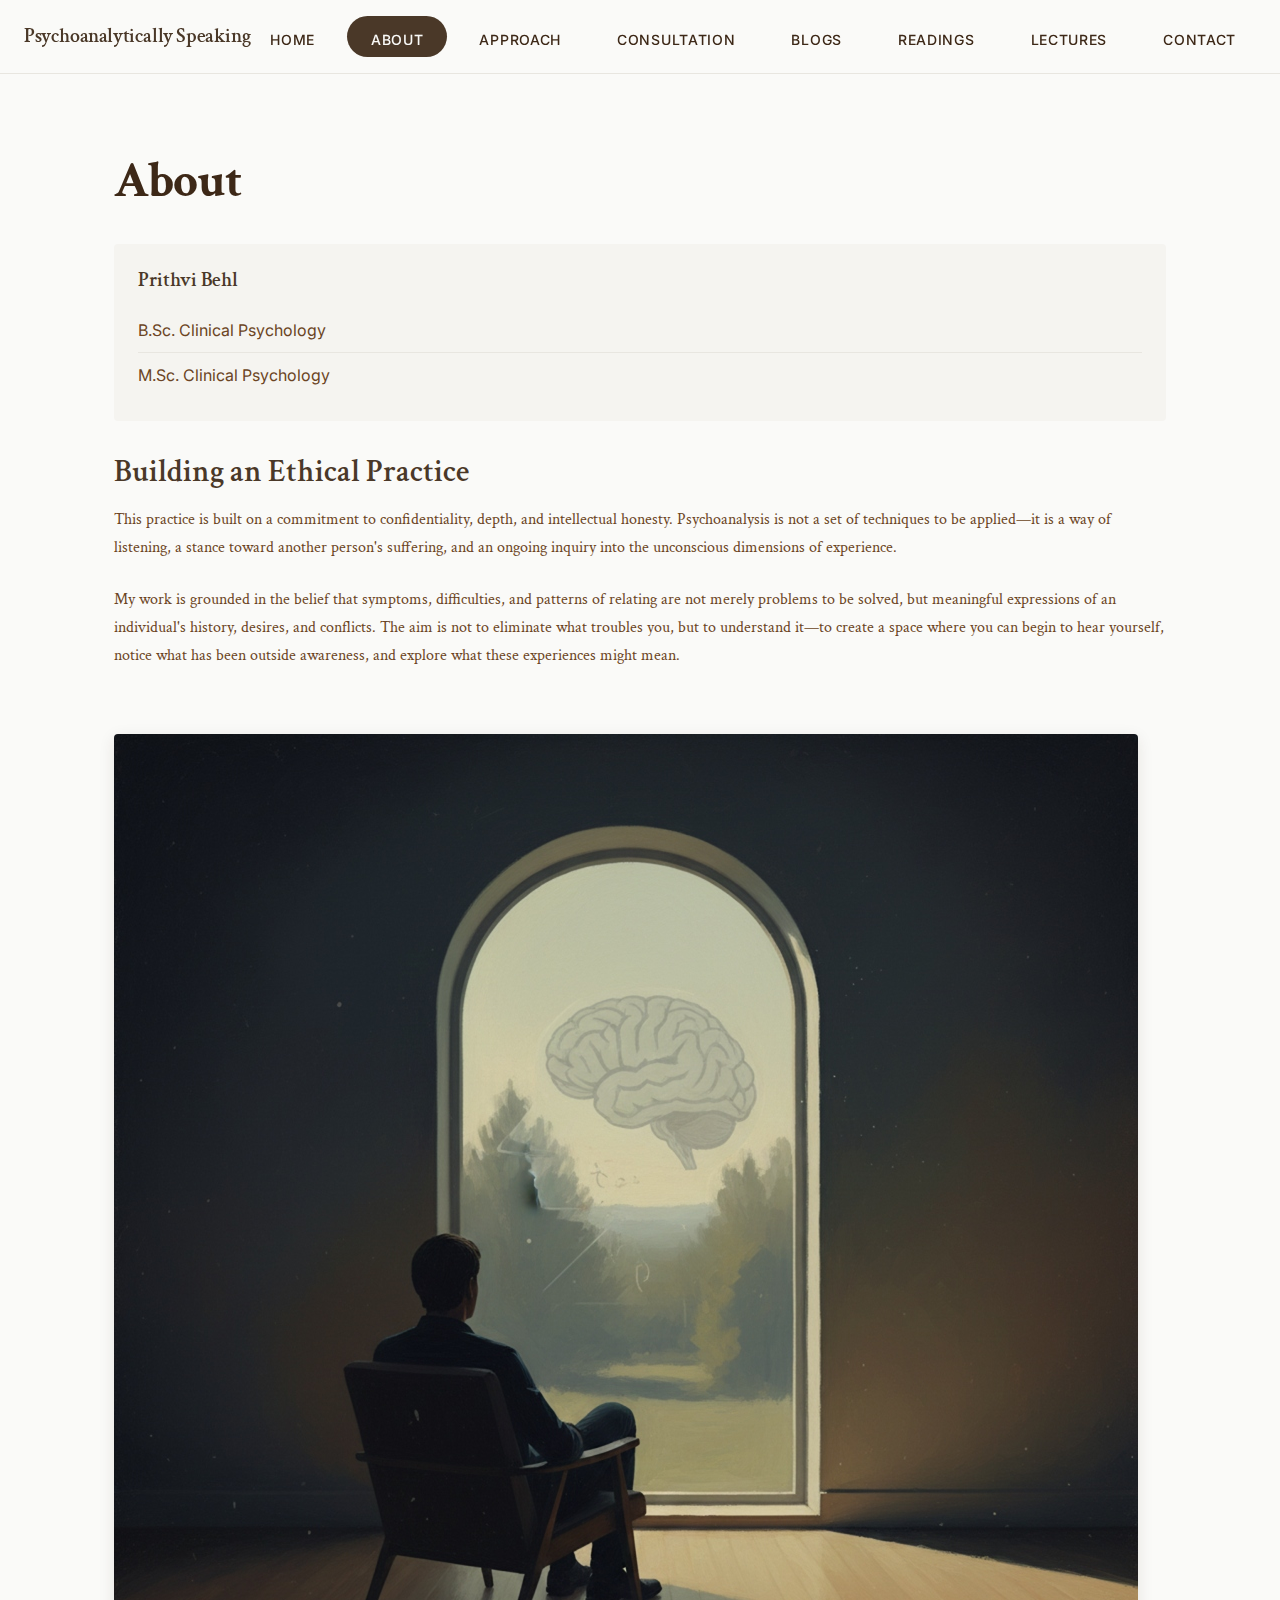
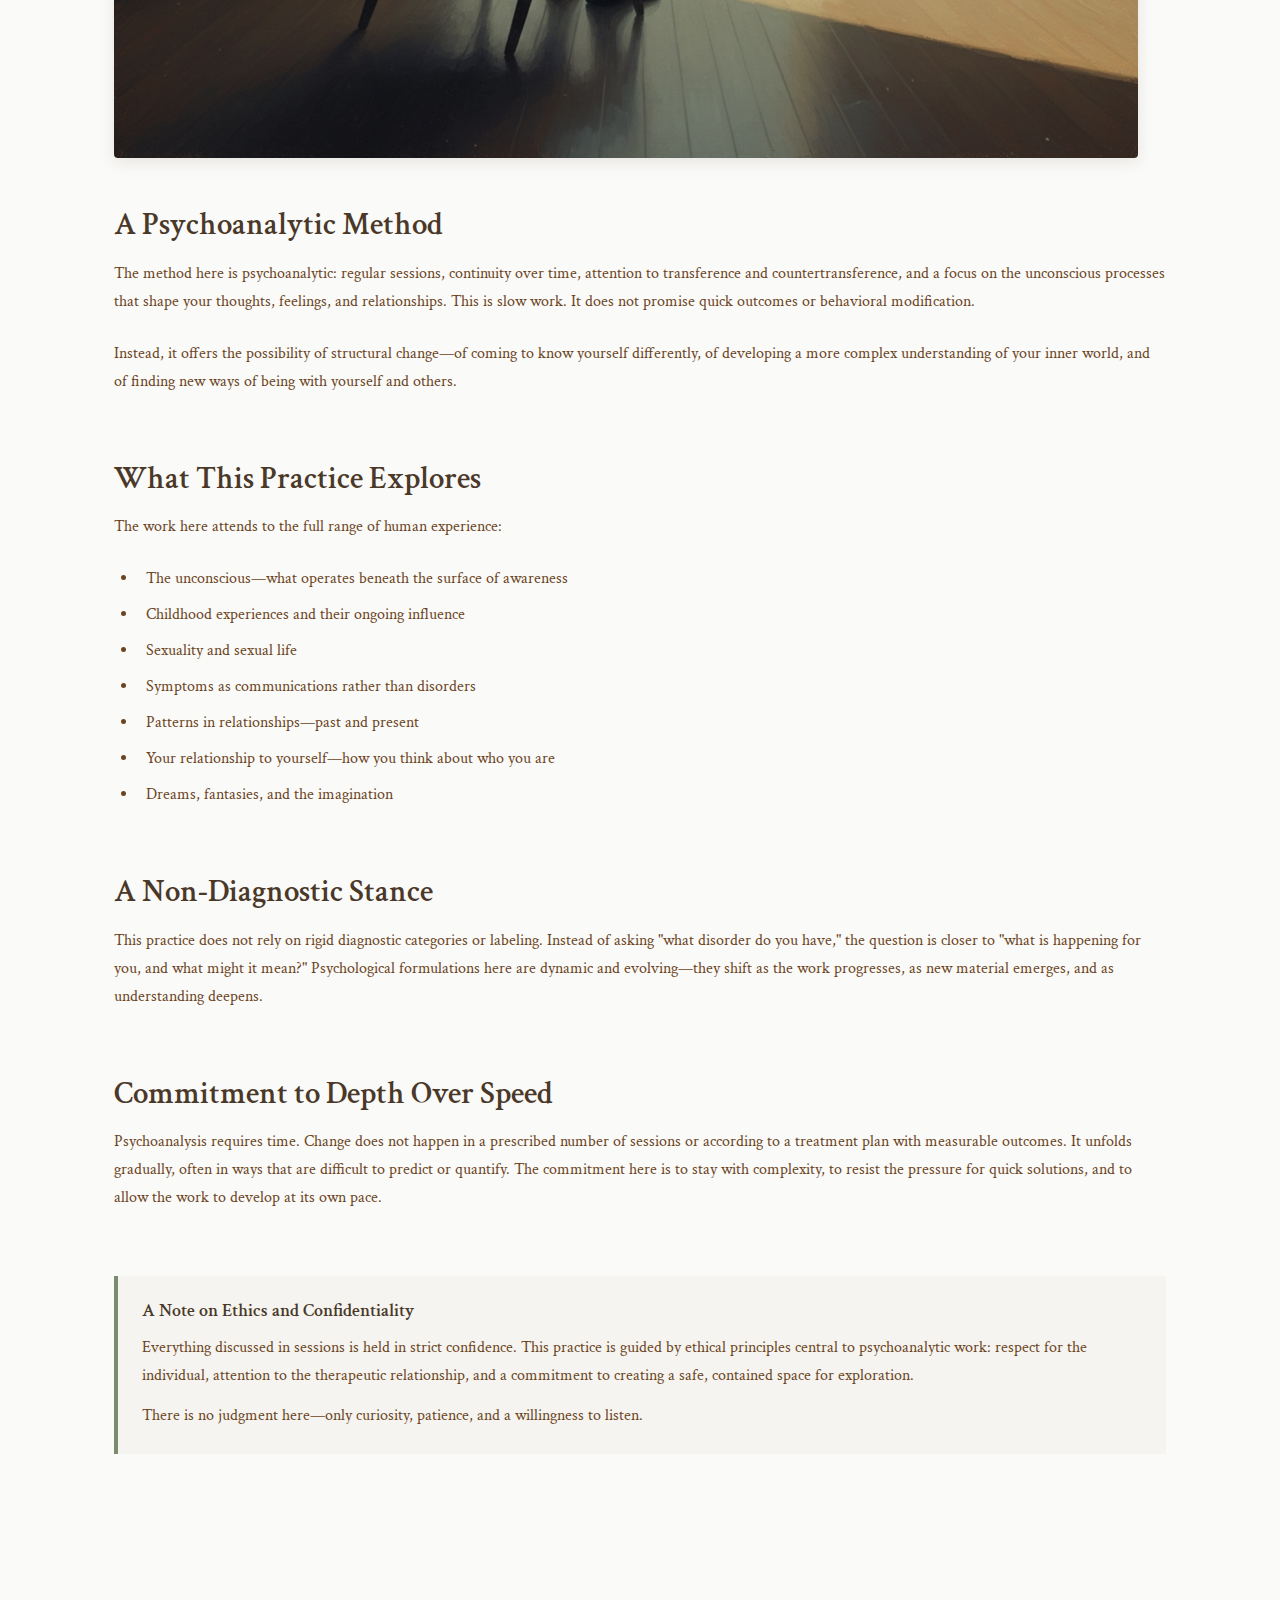
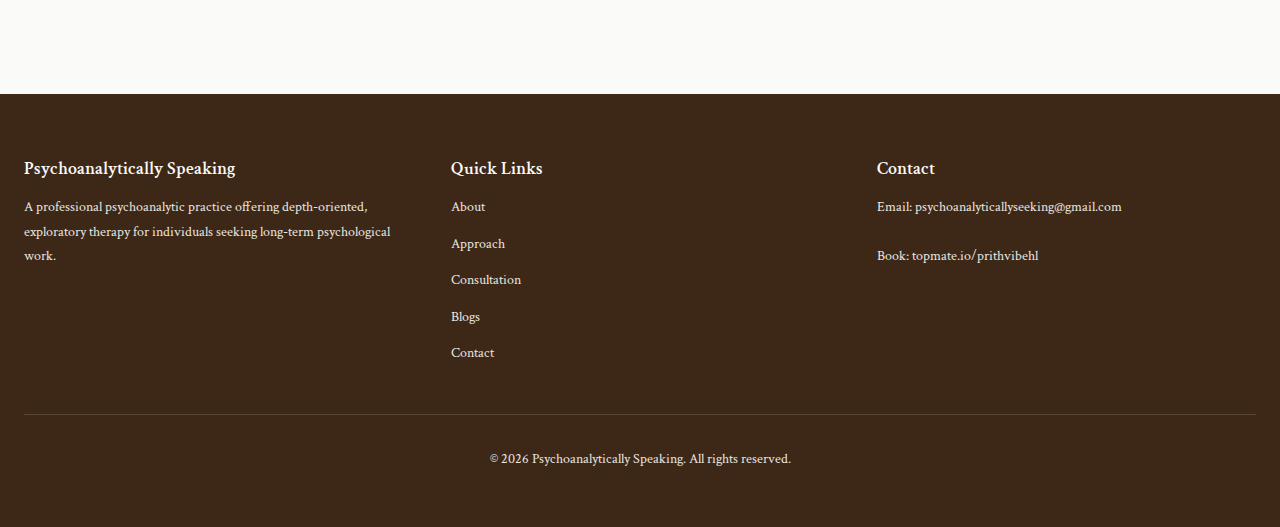
<file: about.html>
<!DOCTYPE html>
<html lang="en">

<head>
    <meta charset="UTF-8">
    <meta name="viewport" content="width=device-width, initial-scale=1.0">
    <meta name="description"
        content="About Prithvi Behl - Clinical psychologist practicing psychoanalysis, committed to ethical, confidential, and depth-oriented therapeutic work.">
    <title>About | Psychoanalytically Speaking</title>
    <link rel="icon" type="image/png" href="favicon.png">

    <link rel="stylesheet" href="css/base.css">
    <link rel="stylesheet" href="css/design-system.css">
    <link rel="stylesheet" href="css/components.css">
    <link rel="stylesheet" href="css/pages.css">
    <link rel="stylesheet" href="css/animations.css">
    <link rel="stylesheet" href="css/pill-nav.css">
</head>

<body>
    <!-- Header with Pill Navigation -->
  <div class="pill-nav-container">
    <nav class="pill-nav" aria-label="Primary" role="navigation">
      <a class="pill-logo" href="index.html" aria-label="Home">
        <h1 class="site-title" style="margin: 0; font-size: var(--text-xl);">Psychoanalytically Speaking</h1>
      </a>

      <div class="pill-nav-items desktop-only">
        <ul class="pill-list" role="menubar">
          <li role="none">
            <a role="menuitem" href="index.html" class="pill" aria-label="Home">
              <span class="hover-circle" aria-hidden="true"></span>
              <span class="label-stack">
                <span class="pill-label">Home</span>
                <span class="pill-label-hover" aria-hidden="true">Home</span>
              </span>
            </a>
          </li>
          <li role="none">
            <a role="menuitem" href="about.html" class="pill is-active" aria-label="About">
              <span class="hover-circle" aria-hidden="true"></span>
              <span class="label-stack">
                <span class="pill-label">About</span>
                <span class="pill-label-hover" aria-hidden="true">About</span>
              </span>
            </a>
          </li>
          <li role="none">
            <a role="menuitem" href="approach.html" class="pill" aria-label="Approach">
              <span class="hover-circle" aria-hidden="true"></span>
              <span class="label-stack">
                <span class="pill-label">Approach</span>
                <span class="pill-label-hover" aria-hidden="true">Approach</span>
              </span>
            </a>
          </li>
          <li role="none">
            <a role="menuitem" href="consultation.html" class="pill" aria-label="Consultation">
              <span class="hover-circle" aria-hidden="true"></span>
              <span class="label-stack">
                <span class="pill-label">Consultation</span>
                <span class="pill-label-hover" aria-hidden="true">Consultation</span>
              </span>
            </a>
          </li>
          <li role="none">
            <a role="menuitem" href="blogs.html" class="pill" aria-label="Blogs">
              <span class="hover-circle" aria-hidden="true"></span>
              <span class="label-stack">
                <span class="pill-label">Blogs</span>
                <span class="pill-label-hover" aria-hidden="true">Blogs</span>
              </span>
            </a>
          </li>
          <li role="none">
            <a role="menuitem" href="readings.html" class="pill" aria-label="Readings">
              <span class="hover-circle" aria-hidden="true"></span>
              <span class="label-stack">
                <span class="pill-label">Readings</span>
                <span class="pill-label-hover" aria-hidden="true">Readings</span>
              </span>
            </a>
          </li>
          <li role="none">
            <a role="menuitem" href="lectures.html" class="pill" aria-label="Lectures">
              <span class="hover-circle" aria-hidden="true"></span>
              <span class="label-stack">
                <span class="pill-label">Lectures</span>
                <span class="pill-label-hover" aria-hidden="true">Lectures</span>
              </span>
            </a>
          </li>
          <li role="none">
            <a role="menuitem" href="contact.html" class="pill" aria-label="Contact">
              <span class="hover-circle" aria-hidden="true"></span>
              <span class="label-stack">
                <span class="pill-label">Contact</span>
                <span class="pill-label-hover" aria-hidden="true">Contact</span>
              </span>
            </a>
          </li>
        </ul>
      </div>

      <button class="mobile-menu-button mobile-only" aria-label="Toggle menu">
        <span class="hamburger-line"></span>
        <span class="hamburger-line"></span>
      </button>
    </nav>

    <div class="mobile-menu-popover mobile-only">
      <ul class="mobile-menu-list">
        <li><a href="index.html" class="mobile-menu-link">Home</a></li>
        <li><a href="about.html" class="mobile-menu-link is-active">About</a></li>
        <li><a href="approach.html" class="mobile-menu-link">Approach</a></li>
        <li><a href="consultation.html" class="mobile-menu-link">Consultation</a></li>
        <li><a href="blogs.html" class="mobile-menu-link">Blogs</a></li>
        <li><a href="readings.html" class="mobile-menu-link">Readings</a></li>
        <li><a href="lectures.html" class="mobile-menu-link">Lectures</a></li>
        <li><a href="contact.html" class="mobile-menu-link">Contact</a></li>
      </ul>
    </div>
  </div>

    <main>
        <section class="section py-16">
            <div class="container content-width">
                <h1>About</h1>

                <div class="credentials">
                    <h3>Prithvi Behl</h3>
                    <ul>
                        <li>B.Sc. Clinical Psychology</li>
                        <li>M.Sc. Clinical Psychology</li>
                    </ul>
                </div>

                <div class="content-block">
                    <h3>Building an Ethical Practice</h3>
                    <p>
                        This practice is built on a commitment to confidentiality, depth, and intellectual honesty.
                        Psychoanalysis is not a set of techniques to be applied—it is a way of listening, a stance
                        toward another person's suffering, and an ongoing inquiry into the unconscious dimensions
                        of experience.
                    </p>
                    <p>
                        My work is grounded in the belief that symptoms, difficulties, and patterns of relating
                        are not merely problems to be solved, but meaningful expressions of an individual's history,
                        desires, and conflicts. The aim is not to eliminate what troubles you, but to understand it—to
                        create a space where you can begin to hear yourself, notice what has been outside awareness,
                        and explore what these experiences might mean.
                    </p>
                </div>

                <!-- Contemplative Image -->
                <div class="about-image-container reveal" style="margin: var(--space-12) 0; text-align: center;">
                    <img src="images/about-contemplation.jpg"
                        alt="Contemplative introspection - person reflecting before an arched window"
                        style="max-width: 100%; height: auto; border-radius: var(--radius-md); box-shadow: var(--shadow-lg);">
                </div>

                <div class="content-block">
                    <h3>A Psychoanalytic Method</h3>
                    <p>
                        The method here is psychoanalytic: regular sessions, continuity over time, attention to
                        transference and countertransference, and a focus on the unconscious processes that shape
                        your thoughts, feelings, and relationships. This is slow work. It does not promise quick
                        outcomes or behavioral modification.
                    </p>
                    <p>
                        Instead, it offers the possibility of structural change—of coming to know yourself
                        differently, of developing a more complex understanding of your inner world, and of finding
                        new ways of being with yourself and others.
                    </p>
                </div>

                <div class="content-block">
                    <h3>What This Practice Explores</h3>
                    <p>
                        The work here attends to the full range of human experience:
                    </p>
                    <ul>
                        <li>The unconscious—what operates beneath the surface of awareness</li>
                        <li>Childhood experiences and their ongoing influence</li>
                        <li>Sexuality and sexual life</li>
                        <li>Symptoms as communications rather than disorders</li>
                        <li>Patterns in relationships—past and present</li>
                        <li>Your relationship to yourself—how you think about who you are</li>
                        <li>Dreams, fantasies, and the imagination</li>
                    </ul>
                </div>

                <div class="content-block">
                    <h3>A Non-Diagnostic Stance</h3>
                    <p>
                        This practice does not rely on rigid diagnostic categories or labeling. Instead of asking
                        "what disorder do you have," the question is closer to "what is happening for you, and what
                        might it mean?" Psychological formulations here are dynamic and evolving—they shift as the
                        work progresses, as new material emerges, and as understanding deepens.
                    </p>
                </div>

                <div class="content-block">
                    <h3>Commitment to Depth Over Speed</h3>
                    <p>
                        Psychoanalysis requires time. Change does not happen in a prescribed number of sessions or
                        according to a treatment plan with measurable outcomes. It unfolds gradually, often in ways
                        that are difficult to predict or quantify. The commitment here is to stay with complexity,
                        to resist the pressure for quick solutions, and to allow the work to develop at its own pace.
                    </p>
                </div>

                <div class="info-box mt-12">
                    <h4>A Note on Ethics and Confidentiality</h4>
                    <p>
                        Everything discussed in sessions is held in strict confidence. This practice is guided by
                        ethical principles central to psychoanalytic work: respect for the individual, attention to
                        the therapeutic relationship, and a commitment to creating a safe, contained space for
                        exploration.
                    </p>
                    <p>
                        There is no judgment here—only curiosity, patience, and a willingness to listen.
                    </p>
                </div>
            </div>
        </section>
    </main>

    <footer class="site-footer">
        <div class="container">
            <div class="footer-content">
                <div class="footer-section">
                    <h4>Psychoanalytically Speaking</h4>
                    <p>
                        A professional psychoanalytic practice offering depth-oriented, exploratory therapy
                        for individuals seeking long-term psychological work.
                    </p>
                </div>

                <div class="footer-section">
                    <h4>Quick Links</h4>
                    <nav class="footer-nav">
                        <a href="about.html">About</a>
                        <a href="approach.html">Approach</a>
                        <a href="consultation.html">Consultation</a>
                        <a href="blogs.html">Blogs</a>
                        <a href="contact.html">Contact</a>
                    </nav>
                </div>

                <div class="footer-section">
                    <h4>Contact</h4>
                    <p>
                        Email: <a
                            href="mailto:psychoanalyticallyseeking@gmail.com">psychoanalyticallyseeking@gmail.com</a>
                    </p>
                    <p>
                        Book: <a href="https://topmate.io/prithvibehl/" target="_blank"
                            rel="noopener">topmate.io/prithvibehl</a>
                    </p>
                </div>
            </div>

            <div class="footer-bottom">
                <p>&copy; 2026 Psychoanalytically Speaking. All rights reserved.</p>
            </div>
        </div>
    </footer>

    <script src="js/pill-nav.js"></script>
    <script src="js/main.js"></script>
</body>

</html>
</file>
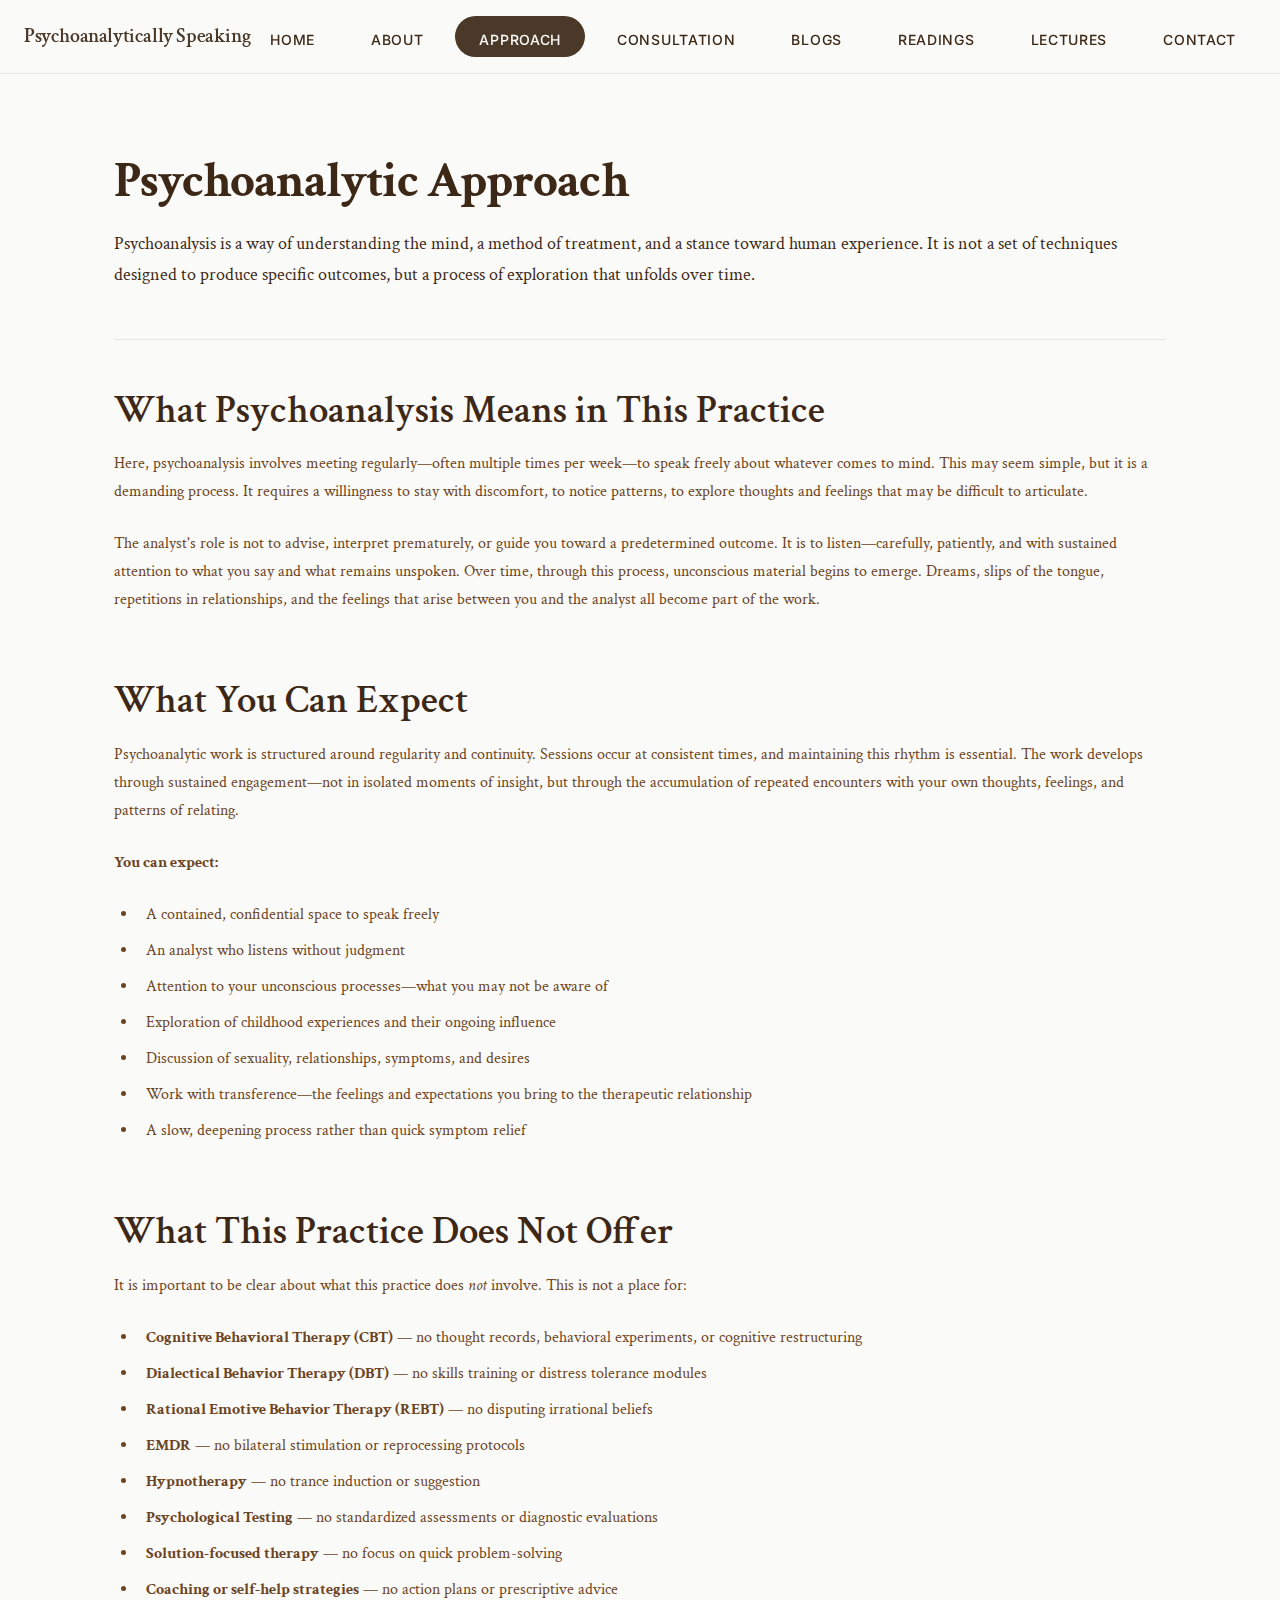
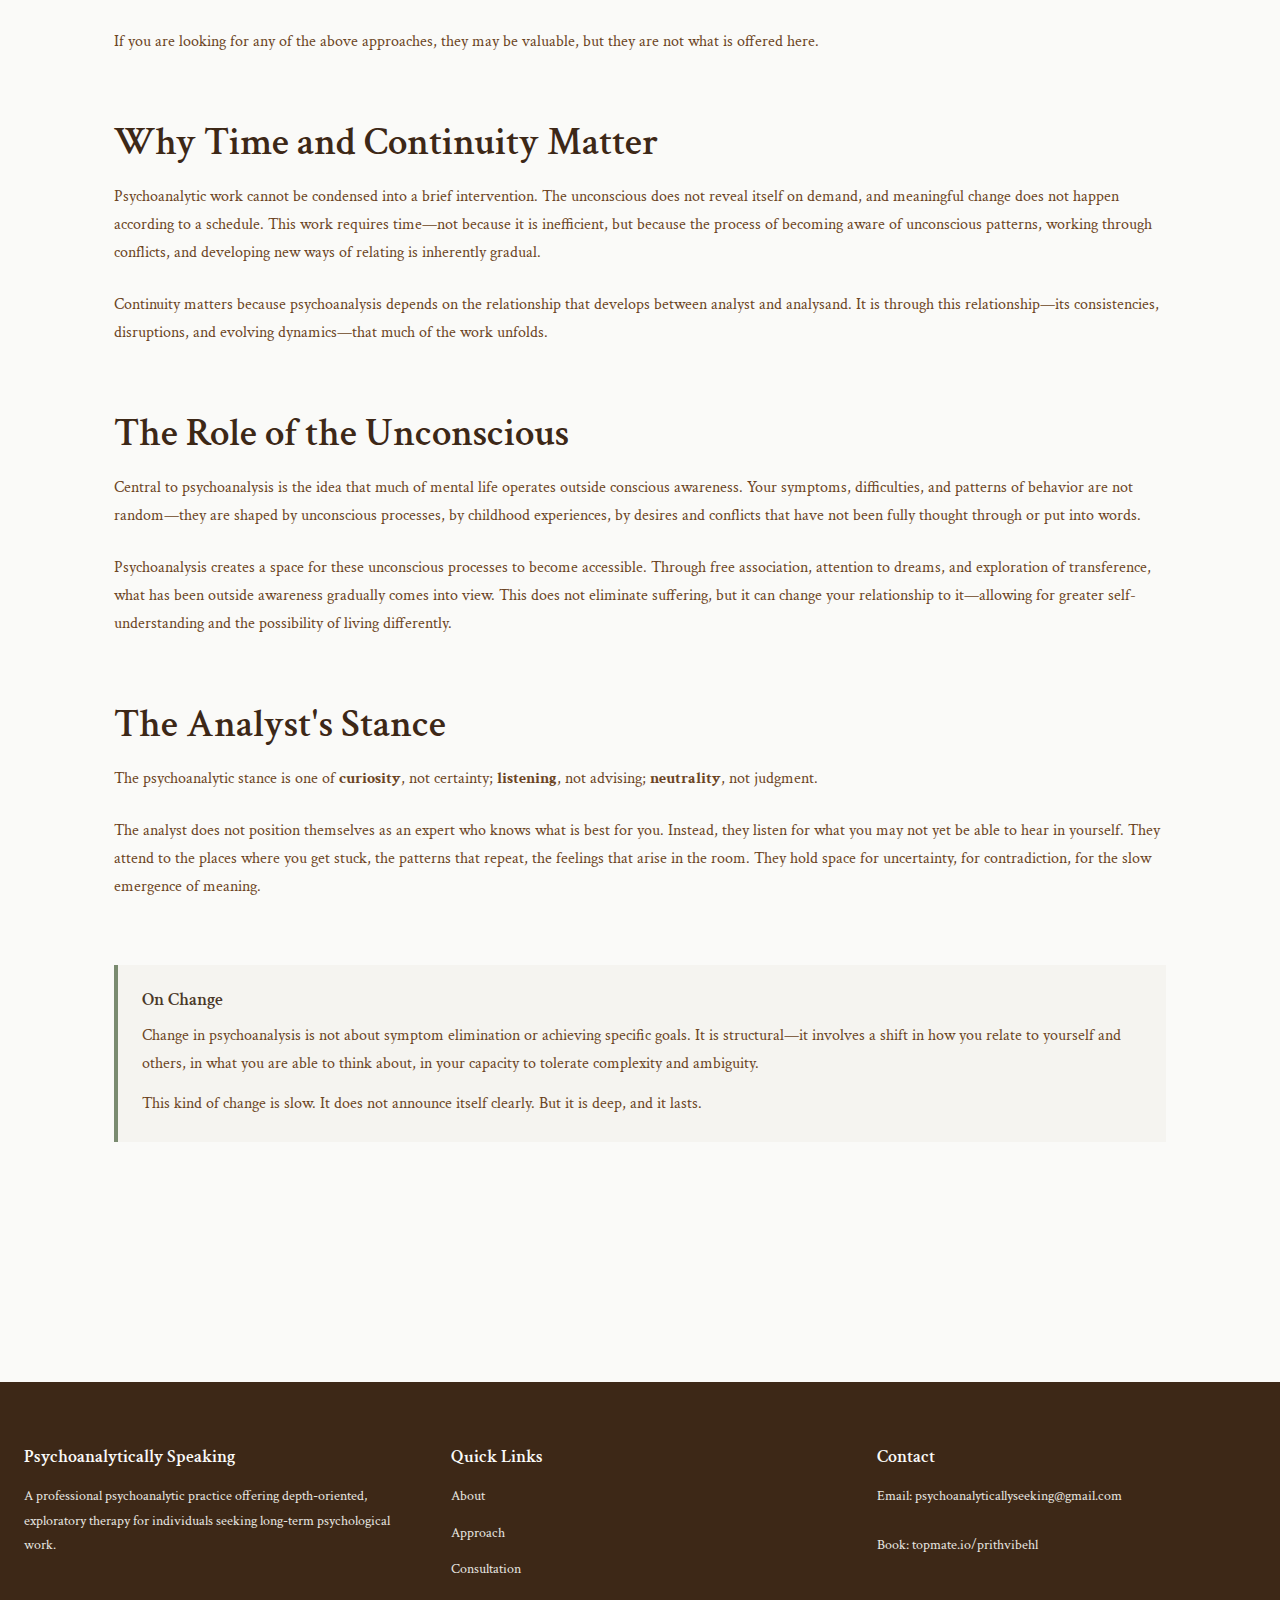
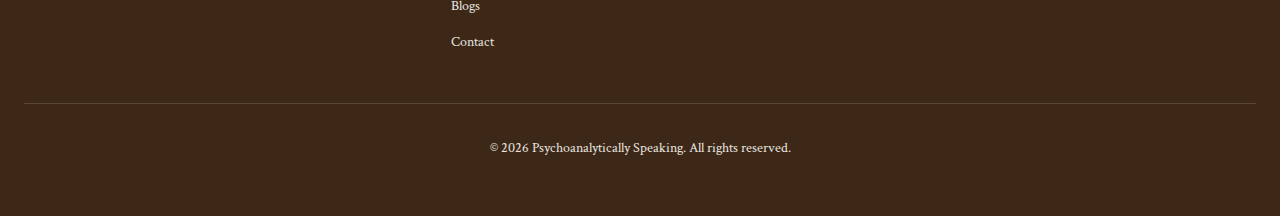
<file: approach.html>
<!DOCTYPE html>
<html lang="en">

<head>
    <meta charset="UTF-8">
    <meta name="viewport" content="width=device-width, initial-scale=1.0">
    <meta name="description"
        content="Understanding the psychoanalytic approach: what to expect, what this practice offers and does not offer, and the role of unconscious processes.">
    <title>Psychoanalytic Approach | Psychoanalytically Speaking</title>
    <link rel="icon" type="image/png" href="favicon.png">

    <link rel="stylesheet" href="css/base.css">
    <link rel="stylesheet" href="css/design-system.css">
    <link rel="stylesheet" href="css/components.css">
    <link rel="stylesheet" href="css/pages.css">
    <link rel="stylesheet" href="css/animations.css">
    <link rel="stylesheet" href="css/pill-nav.css">
</head>

<body>
    <!-- Header with Pill Navigation -->
  <div class="pill-nav-container">
    <nav class="pill-nav" aria-label="Primary" role="navigation">
      <a class="pill-logo" href="index.html" aria-label="Home">
        <h1 class="site-title" style="margin: 0; font-size: var(--text-xl);">Psychoanalytically Speaking</h1>
      </a>

      <div class="pill-nav-items desktop-only">
        <ul class="pill-list" role="menubar">
          <li role="none">
            <a role="menuitem" href="index.html" class="pill" aria-label="Home">
              <span class="hover-circle" aria-hidden="true"></span>
              <span class="label-stack">
                <span class="pill-label">Home</span>
                <span class="pill-label-hover" aria-hidden="true">Home</span>
              </span>
            </a>
          </li>
          <li role="none">
            <a role="menuitem" href="about.html" class="pill" aria-label="About">
              <span class="hover-circle" aria-hidden="true"></span>
              <span class="label-stack">
                <span class="pill-label">About</span>
                <span class="pill-label-hover" aria-hidden="true">About</span>
              </span>
            </a>
          </li>
          <li role="none">
            <a role="menuitem" href="approach.html" class="pill is-active" aria-label="Approach">
              <span class="hover-circle" aria-hidden="true"></span>
              <span class="label-stack">
                <span class="pill-label">Approach</span>
                <span class="pill-label-hover" aria-hidden="true">Approach</span>
              </span>
            </a>
          </li>
          <li role="none">
            <a role="menuitem" href="consultation.html" class="pill" aria-label="Consultation">
              <span class="hover-circle" aria-hidden="true"></span>
              <span class="label-stack">
                <span class="pill-label">Consultation</span>
                <span class="pill-label-hover" aria-hidden="true">Consultation</span>
              </span>
            </a>
          </li>
          <li role="none">
            <a role="menuitem" href="blogs.html" class="pill" aria-label="Blogs">
              <span class="hover-circle" aria-hidden="true"></span>
              <span class="label-stack">
                <span class="pill-label">Blogs</span>
                <span class="pill-label-hover" aria-hidden="true">Blogs</span>
              </span>
            </a>
          </li>
          <li role="none">
            <a role="menuitem" href="readings.html" class="pill" aria-label="Readings">
              <span class="hover-circle" aria-hidden="true"></span>
              <span class="label-stack">
                <span class="pill-label">Readings</span>
                <span class="pill-label-hover" aria-hidden="true">Readings</span>
              </span>
            </a>
          </li>
          <li role="none">
            <a role="menuitem" href="lectures.html" class="pill" aria-label="Lectures">
              <span class="hover-circle" aria-hidden="true"></span>
              <span class="label-stack">
                <span class="pill-label">Lectures</span>
                <span class="pill-label-hover" aria-hidden="true">Lectures</span>
              </span>
            </a>
          </li>
          <li role="none">
            <a role="menuitem" href="contact.html" class="pill" aria-label="Contact">
              <span class="hover-circle" aria-hidden="true"></span>
              <span class="label-stack">
                <span class="pill-label">Contact</span>
                <span class="pill-label-hover" aria-hidden="true">Contact</span>
              </span>
            </a>
          </li>
        </ul>
      </div>

      <button class="mobile-menu-button mobile-only" aria-label="Toggle menu">
        <span class="hamburger-line"></span>
        <span class="hamburger-line"></span>
      </button>
    </nav>

    <div class="mobile-menu-popover mobile-only">
      <ul class="mobile-menu-list">
        <li><a href="index.html" class="mobile-menu-link">Home</a></li>
        <li><a href="about.html" class="mobile-menu-link">About</a></li>
        <li><a href="approach.html" class="mobile-menu-link is-active">Approach</a></li>
        <li><a href="consultation.html" class="mobile-menu-link">Consultation</a></li>
        <li><a href="blogs.html" class="mobile-menu-link">Blogs</a></li>
        <li><a href="readings.html" class="mobile-menu-link">Readings</a></li>
        <li><a href="lectures.html" class="mobile-menu-link">Lectures</a></li>
        <li><a href="contact.html" class="mobile-menu-link">Contact</a></li>
      </ul>
    </div>
  </div>

    <main>
        <section class="section py-16">
            <div class="container content-width">
                <h1>Psychoanalytic Approach</h1>

                <p class="text-large">
                    Psychoanalysis is a way of understanding the mind, a method of treatment, and a stance
                    toward human experience. It is not a set of techniques designed to produce specific outcomes,
                    but a process of exploration that unfolds over time.
                </p>

                <hr class="divider">

                <div class="content-block">
                    <h2>What Psychoanalysis Means in This Practice</h2>
                    <p>
                        Here, psychoanalysis involves meeting regularly—often multiple times per week—to speak
                        freely about whatever comes to mind. This may seem simple, but it is a demanding process.
                        It requires a willingness to stay with discomfort, to notice patterns, to explore thoughts
                        and feelings that may be difficult to articulate.
                    </p>
                    <p>
                        The analyst's role is not to advise, interpret prematurely, or guide you toward a
                        predetermined outcome. It is to listen—carefully, patiently, and with sustained attention
                        to what you say and what remains unspoken. Over time, through this process, unconscious
                        material begins to emerge. Dreams, slips of the tongue, repetitions in relationships, and
                        the feelings that arise between you and the analyst all become part of the work.
                    </p>
                </div>

                <div class="content-block">
                    <h2>What You Can Expect</h2>
                    <p>
                        Psychoanalytic work is structured around regularity and continuity. Sessions occur at
                        consistent times, and maintaining this rhythm is essential. The work develops through
                        sustained engagement—not in isolated moments of insight, but through the accumulation of
                        repeated encounters with your own thoughts, feelings, and patterns of relating.
                    </p>
                    <p>
                        <strong>You can expect:</strong>
                    </p>
                    <ul>
                        <li>A contained, confidential space to speak freely</li>
                        <li>An analyst who listens without judgment</li>
                        <li>Attention to your unconscious processes—what you may not be aware of</li>
                        <li>Exploration of childhood experiences and their ongoing influence</li>
                        <li>Discussion of sexuality, relationships, symptoms, and desires</li>
                        <li>Work with transference—the feelings and expectations you bring to the therapeutic
                            relationship</li>
                        <li>A slow, deepening process rather than quick symptom relief</li>
                    </ul>
                </div>

                <div class="content-block">
                    <h2>What This Practice Does Not Offer</h2>
                    <p>
                        It is important to be clear about what this practice does <em>not</em> involve.
                        This is not a place for:
                    </p>
                    <ul>
                        <li><strong>Cognitive Behavioral Therapy (CBT)</strong> — no thought records, behavioral
                            experiments, or cognitive restructuring</li>
                        <li><strong>Dialectical Behavior Therapy (DBT)</strong> — no skills training or distress
                            tolerance modules</li>
                        <li><strong>Rational Emotive Behavior Therapy (REBT)</strong> — no disputing irrational beliefs
                        </li>
                        <li><strong>EMDR</strong> — no bilateral stimulation or reprocessing protocols</li>
                        <li><strong>Hypnotherapy</strong> — no trance induction or suggestion</li>
                        <li><strong>Psychological Testing</strong> — no standardized assessments or diagnostic
                            evaluations</li>
                        <li><strong>Solution-focused therapy</strong> — no focus on quick problem-solving</li>
                        <li><strong>Coaching or self-help strategies</strong> — no action plans or prescriptive advice
                        </li>
                    </ul>
                    <p>
                        If you are looking for any of the above approaches, they may be valuable, but they are
                        not what is offered here.
                    </p>
                </div>

                <div class="content-block">
                    <h2>Why Time and Continuity Matter</h2>
                    <p>
                        Psychoanalytic work cannot be condensed into a brief intervention. The unconscious does
                        not reveal itself on demand, and meaningful change does not happen according to a schedule.
                        This work requires time—not because it is inefficient, but because the process of becoming
                        aware of unconscious patterns, working through conflicts, and developing new ways of
                        relating is inherently gradual.
                    </p>
                    <p>
                        Continuity matters because psychoanalysis depends on the relationship that develops between
                        analyst and analysand. It is through this relationship—its consistencies, disruptions, and
                        evolving dynamics—that much of the work unfolds.
                    </p>
                </div>

                <div class="content-block">
                    <h2>The Role of the Unconscious</h2>
                    <p>
                        Central to psychoanalysis is the idea that much of mental life operates outside conscious
                        awareness. Your symptoms, difficulties, and patterns of behavior are not random—they are
                        shaped by unconscious processes, by childhood experiences, by desires and conflicts that
                        have not been fully thought through or put into words.
                    </p>
                    <p>
                        Psychoanalysis creates a space for these unconscious processes to become accessible. Through
                        free association, attention to dreams, and exploration of transference, what has been
                        outside awareness gradually comes into view. This does not eliminate suffering, but it can
                        change your relationship to it—allowing for greater self-understanding and the possibility
                        of living differently.
                    </p>
                </div>

                <div class="content-block">
                    <h2>The Analyst's Stance</h2>
                    <p>
                        The psychoanalytic stance is one of <strong>curiosity</strong>, not certainty;
                        <strong>listening</strong>, not advising; <strong>neutrality</strong>, not judgment.
                    </p>
                    <p>
                        The analyst does not position themselves as an expert who knows what is best for you.
                        Instead, they listen for what you may not yet be able to hear in yourself. They attend
                        to the places where you get stuck, the patterns that repeat, the feelings that arise in
                        the room. They hold space for uncertainty, for contradiction, for the slow emergence of
                        meaning.
                    </p>
                </div>

                <div class="info-box mt-12">
                    <h4>On Change</h4>
                    <p>
                        Change in psychoanalysis is not about symptom elimination or achieving specific goals.
                        It is structural—it involves a shift in how you relate to yourself and others, in what
                        you are able to think about, in your capacity to tolerate complexity and ambiguity.
                    </p>
                    <p>
                        This kind of change is slow. It does not announce itself clearly. But it is deep, and
                        it lasts.
                    </p>
                </div>
            </div>
        </section>
    </main>

    <footer class="site-footer">
        <div class="container">
            <div class="footer-content">
                <div class="footer-section">
                    <h4>Psychoanalytically Speaking</h4>
                    <p>
                        A professional psychoanalytic practice offering depth-oriented, exploratory therapy
                        for individuals seeking long-term psychological work.
                    </p>
                </div>

                <div class="footer-section">
                    <h4>Quick Links</h4>
                    <nav class="footer-nav">
                        <a href="about.html">About</a>
                        <a href="approach.html">Approach</a>
                        <a href="consultation.html">Consultation</a>
                        <a href="blogs.html">Blogs</a>
                        <a href="contact.html">Contact</a>
                    </nav>
                </div>

                <div class="footer-section">
                    <h4>Contact</h4>
                    <p>
                        Email: <a
                            href="mailto:psychoanalyticallyseeking@gmail.com">psychoanalyticallyseeking@gmail.com</a>
                    </p>
                    <p>
                        Book: <a href="https://topmate.io/prithvibehl/" target="_blank"
                            rel="noopener">topmate.io/prithvibehl</a>
                    </p>
                </div>
            </div>

            <div class="footer-bottom">
                <p>&copy; 2026 Psychoanalytically Speaking. All rights reserved.</p>
            </div>
        </div>
    </footer>

    <script src="js/pill-nav.js"></script>
    <script src="js/main.js"></script>
</body>

</html>
</file>
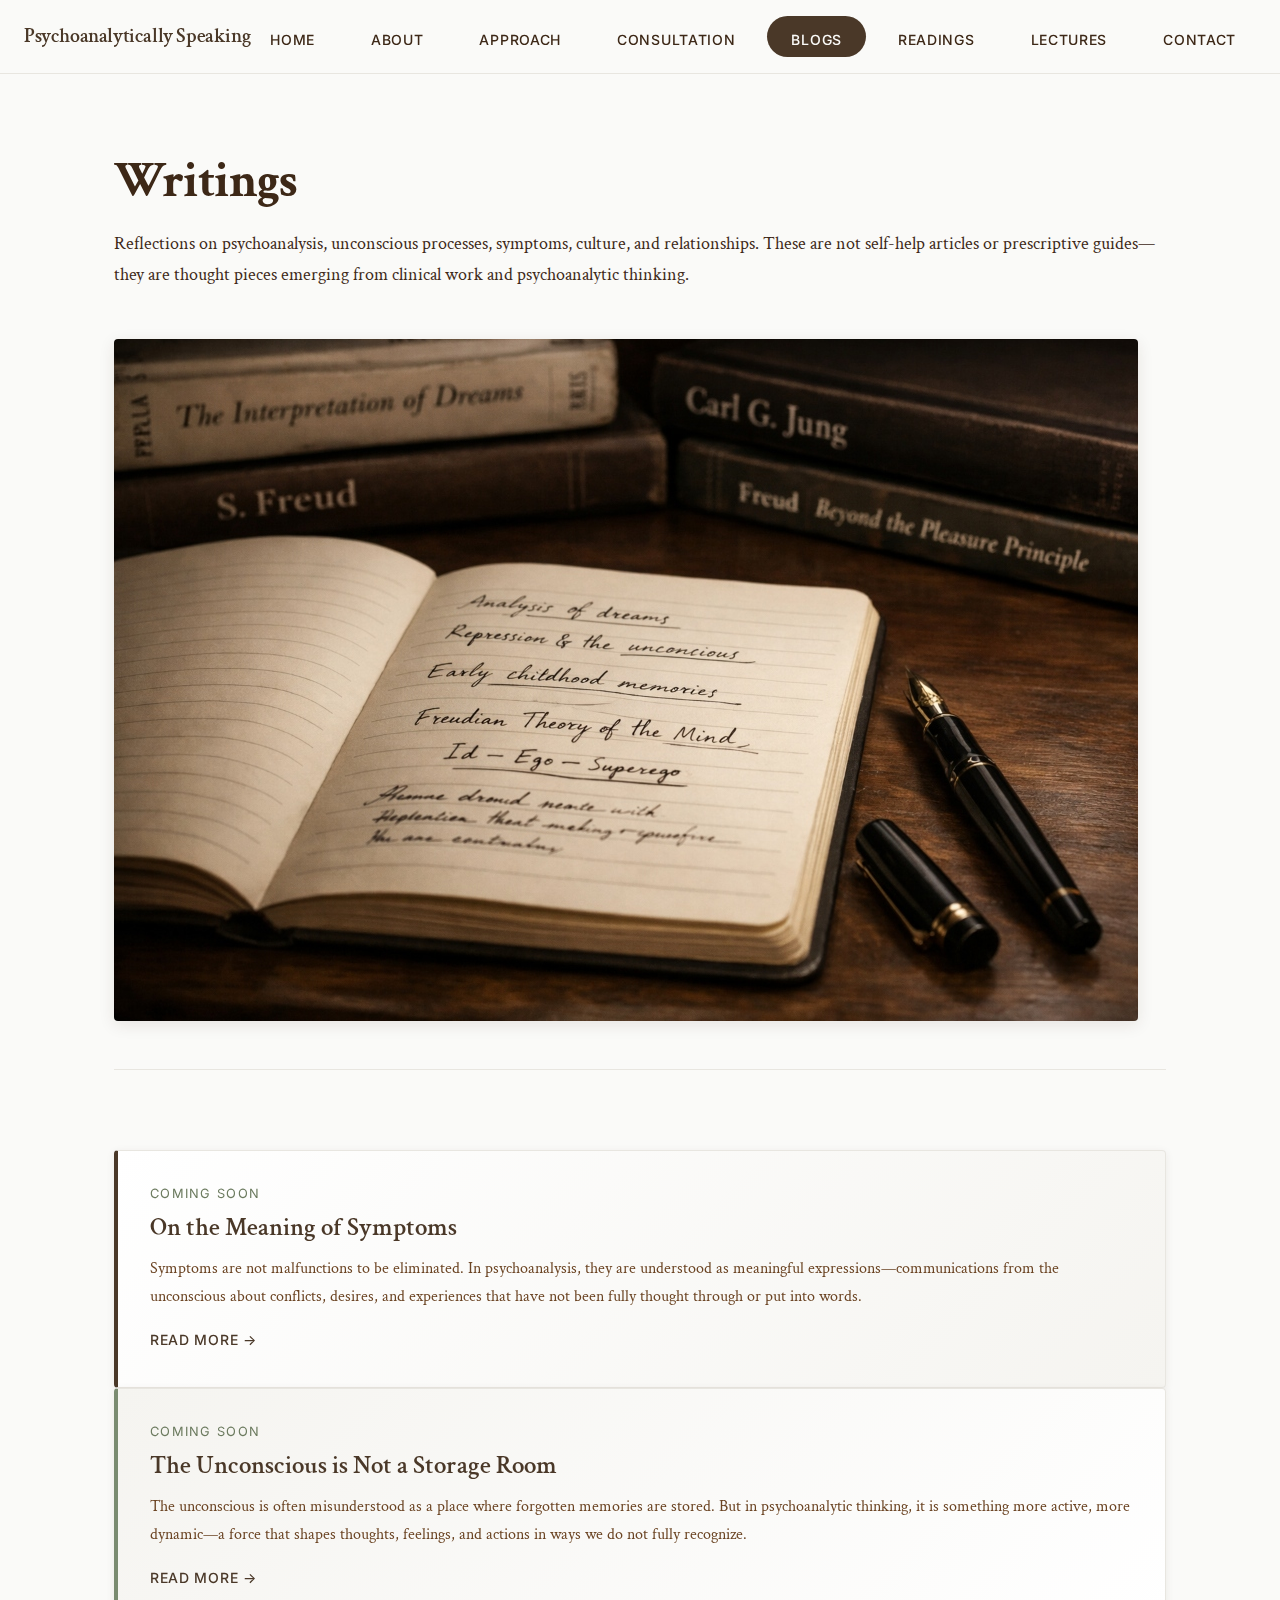
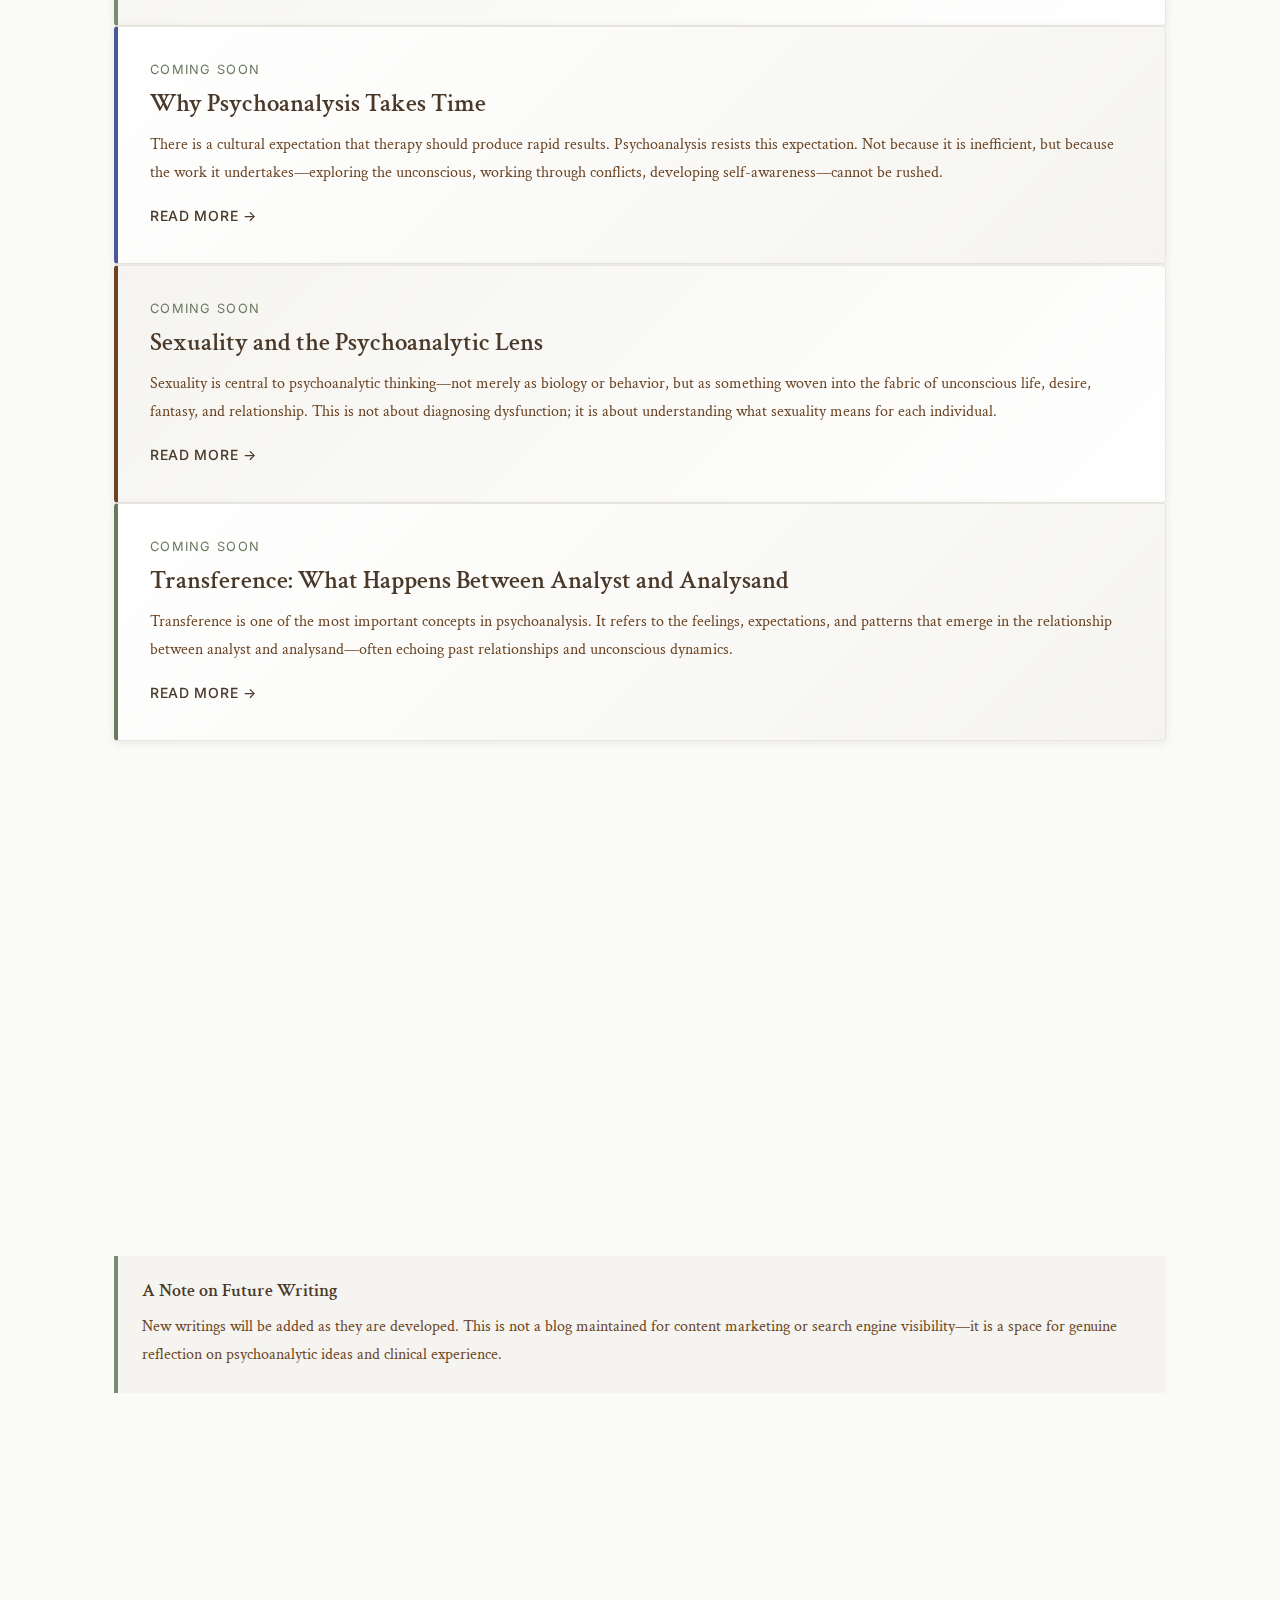
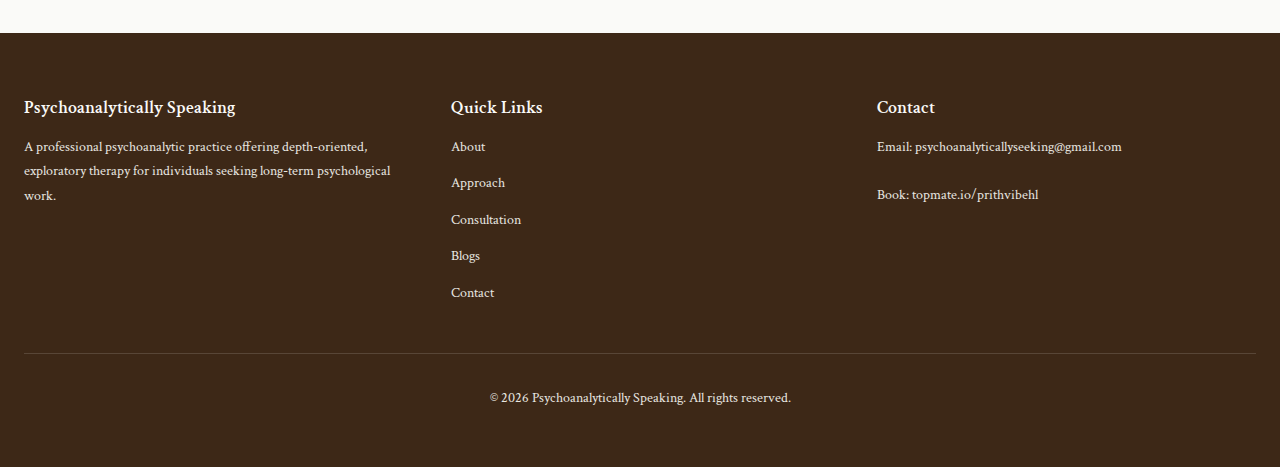
<file: blogs.html>
<!DOCTYPE html>
<html lang="en">

<head>
  <meta charset="UTF-8">
  <meta name="viewport" content="width=device-width, initial-scale=1.0">
  <meta name="description"
    content="Writings on psychoanalysis, unconscious processes, symptoms, culture, and relationships from a psychoanalytic perspective.">
  <title>Blogs | Psychoanalytically Speaking</title>
  <link rel="icon" type="image/png" href="favicon.png">

  <link rel="stylesheet" href="css/base.css">
  <link rel="stylesheet" href="css/design-system.css">
  <link rel="stylesheet" href="css/components.css">
  <link rel="stylesheet" href="css/pages.css">
  <link rel="stylesheet" href="css/animations.css">
  <link rel="stylesheet" href="css/pill-nav.css">
  <link rel="stylesheet" href="css/scroll-stack.css">
</head>

<body>
  <!-- Header with Pill Navigation -->
  <div class="pill-nav-container">
    <nav class="pill-nav" aria-label="Primary" role="navigation">
      <a class="pill-logo" href="index.html" aria-label="Home">
        <h1 class="site-title" style="margin: 0; font-size: var(--text-xl);">Psychoanalytically Speaking</h1>
      </a>

      <div class="pill-nav-items desktop-only">
        <ul class="pill-list" role="menubar">
          <li role="none">
            <a role="menuitem" href="index.html" class="pill" aria-label="Home">
              <span class="hover-circle" aria-hidden="true"></span>
              <span class="label-stack">
                <span class="pill-label">Home</span>
                <span class="pill-label-hover" aria-hidden="true">Home</span>
              </span>
            </a>
          </li>
          <li role="none">
            <a role="menuitem" href="about.html" class="pill" aria-label="About">
              <span class="hover-circle" aria-hidden="true"></span>
              <span class="label-stack">
                <span class="pill-label">About</span>
                <span class="pill-label-hover" aria-hidden="true">About</span>
              </span>
            </a>
          </li>
          <li role="none">
            <a role="menuitem" href="approach.html" class="pill" aria-label="Approach">
              <span class="hover-circle" aria-hidden="true"></span>
              <span class="label-stack">
                <span class="pill-label">Approach</span>
                <span class="pill-label-hover" aria-hidden="true">Approach</span>
              </span>
            </a>
          </li>
          <li role="none">
            <a role="menuitem" href="consultation.html" class="pill" aria-label="Consultation">
              <span class="hover-circle" aria-hidden="true"></span>
              <span class="label-stack">
                <span class="pill-label">Consultation</span>
                <span class="pill-label-hover" aria-hidden="true">Consultation</span>
              </span>
            </a>
          </li>
          <li role="none">
            <a role="menuitem" href="blogs.html" class="pill is-active" aria-label="Blogs">
              <span class="hover-circle" aria-hidden="true"></span>
              <span class="label-stack">
                <span class="pill-label">Blogs</span>
                <span class="pill-label-hover" aria-hidden="true">Blogs</span>
              </span>
            </a>
          </li>
          <li role="none">
            <a role="menuitem" href="readings.html" class="pill" aria-label="Readings">
              <span class="hover-circle" aria-hidden="true"></span>
              <span class="label-stack">
                <span class="pill-label">Readings</span>
                <span class="pill-label-hover" aria-hidden="true">Readings</span>
              </span>
            </a>
          </li>
          <li role="none">
            <a role="menuitem" href="lectures.html" class="pill" aria-label="Lectures">
              <span class="hover-circle" aria-hidden="true"></span>
              <span class="label-stack">
                <span class="pill-label">Lectures</span>
                <span class="pill-label-hover" aria-hidden="true">Lectures</span>
              </span>
            </a>
          </li>
          <li role="none">
            <a role="menuitem" href="contact.html" class="pill" aria-label="Contact">
              <span class="hover-circle" aria-hidden="true"></span>
              <span class="label-stack">
                <span class="pill-label">Contact</span>
                <span class="pill-label-hover" aria-hidden="true">Contact</span>
              </span>
            </a>
          </li>
        </ul>
      </div>

      <button class="mobile-menu-button mobile-only" aria-label="Toggle menu">
        <span class="hamburger-line"></span>
        <span class="hamburger-line"></span>
      </button>
    </nav>

    <div class="mobile-menu-popover mobile-only">
      <ul class="mobile-menu-list">
        <li><a href="index.html" class="mobile-menu-link">Home</a></li>
        <li><a href="about.html" class="mobile-menu-link">About</a></li>
        <li><a href="approach.html" class="mobile-menu-link">Approach</a></li>
        <li><a href="consultation.html" class="mobile-menu-link">Consultation</a></li>
        <li><a href="blogs.html" class="mobile-menu-link is-active">Blogs</a></li>
        <li><a href="readings.html" class="mobile-menu-link">Readings</a></li>
        <li><a href="lectures.html" class="mobile-menu-link">Lectures</a></li>
        <li><a href="contact.html" class="mobile-menu-link">Contact</a></li>
      </ul>
    </div>
  </div>

  <main>
    <section class="section py-16">
      <div class="container content-width">
        <h1>Writings</h1>

        <p class="text-large">
          Reflections on psychoanalysis, unconscious processes, symptoms, culture, and relationships.
          These are not self-help articles or prescriptive guides—they are thought pieces emerging
          from clinical work and psychoanalytic thinking.
        </p>

        <!-- Scholarly Image -->
        <div class="blog-image-container reveal" style="margin: var(--space-12) 0; text-align: center;">
          <img src="images/blog-books.jpg" alt="Psychoanalytic texts by Freud and Jung with handwritten notes"
            style="max-width: 100%; height: auto; border-radius: var(--radius-md); box-shadow: var(--shadow-lg);">
        </div>

        <hr class="divider">

        <!-- Scroll Stack Blog Cards -->
        <div class="scroll-stack-container" data-scroll-stack data-stack-offset="25" data-scale-factor="0.02"
          data-blur-amount="1" data-sticky-top="120">
          <div class="scroll-stack-inner">

            <!-- Blog Post 1 -->
            <article class="scroll-stack-card">
              <p class="card-date">Coming Soon</p>
              <h2 class="card-title">On the Meaning of Symptoms</h2>
              <p class="card-excerpt">
                Symptoms are not malfunctions to be eliminated. In psychoanalysis, they are understood
                as meaningful expressions—communications from the unconscious about conflicts, desires,
                and experiences that have not been fully thought through or put into words.
              </p>
              <a href="#" class="card-link">Read More →</a>
            </article>

            <!-- Blog Post 2 -->
            <article class="scroll-stack-card">
              <p class="card-date">Coming Soon</p>
              <h2 class="card-title">The Unconscious is Not a Storage Room</h2>
              <p class="card-excerpt">
                The unconscious is often misunderstood as a place where forgotten memories are stored.
                But in psychoanalytic thinking, it is something more active, more dynamic—a force
                that shapes thoughts, feelings, and actions in ways we do not fully recognize.
              </p>
              <a href="#" class="card-link">Read More →</a>
            </article>

            <!-- Blog Post 3 -->
            <article class="scroll-stack-card">
              <p class="card-date">Coming Soon</p>
              <h2 class="card-title">Why Psychoanalysis Takes Time</h2>
              <p class="card-excerpt">
                There is a cultural expectation that therapy should produce rapid results.
                Psychoanalysis resists this expectation. Not because it is inefficient, but because
                the work it undertakes—exploring the unconscious, working through conflicts, developing
                self-awareness—cannot be rushed.
              </p>
              <a href="#" class="card-link">Read More →</a>
            </article>

            <!-- Blog Post 4 -->
            <article class="scroll-stack-card">
              <p class="card-date">Coming Soon</p>
              <h2 class="card-title">Sexuality and the Psychoanalytic Lens</h2>
              <p class="card-excerpt">
                Sexuality is central to psychoanalytic thinking—not merely as biology or behavior,
                but as something woven into the fabric of unconscious life, desire, fantasy, and
                relationship. This is not about diagnosing dysfunction; it is about understanding
                what sexuality means for each individual.
              </p>
              <a href="#" class="card-link">Read More →</a>
            </article>

            <!-- Blog Post 5 -->
            <article class="scroll-stack-card">
              <p class="card-date">Coming Soon</p>
              <h2 class="card-title">Transference: What Happens Between Analyst and Analysand</h2>
              <p class="card-excerpt">
                Transference is one of the most important concepts in psychoanalysis. It refers to
                the feelings, expectations, and patterns that emerge in the relationship between
                analyst and analysand—often echoing past relationships and unconscious dynamics.
              </p>
              <a href="#" class="card-link">Read More →</a>
            </article>

            <!-- End spacer for proper pinning release -->
            <div class="scroll-stack-end"></div>
          </div>
        </div>

        <div class="info-box mt-16">
          <h4>A Note on Future Writing</h4>
          <p>
            New writings will be added as they are developed. This is not a blog maintained for
            content marketing or search engine visibility—it is a space for genuine reflection
            on psychoanalytic ideas and clinical experience.
          </p>
        </div>
      </div>
    </section>
  </main>

  <footer class="site-footer">
    <div class="container">
      <div class="footer-content">
        <div class="footer-section">
          <h4>Psychoanalytically Speaking</h4>
          <p>
            A professional psychoanalytic practice offering depth-oriented, exploratory therapy
            for individuals seeking long-term psychological work.
          </p>
        </div>

        <div class="footer-section">
          <h4>Quick Links</h4>
          <nav class="footer-nav">
            <a href="about.html">About</a>
            <a href="approach.html">Approach</a>
            <a href="consultation.html">Consultation</a>
            <a href="blogs.html">Blogs</a>
            <a href="contact.html">Contact</a>
          </nav>
        </div>

        <div class="footer-section">
          <h4>Contact</h4>
          <p>
            Email: <a href="mailto:psychoanalyticallyseeking@gmail.com">psychoanalyticallyseeking@gmail.com</a>
          </p>
          <p>
            Book: <a href="https://topmate.io/prithvibehl/" target="_blank" rel="noopener">topmate.io/prithvibehl</a>
          </p>
        </div>
      </div>

      <div class="footer-bottom">
        <p>&copy; 2026 Psychoanalytically Speaking. All rights reserved.</p>
      </div>
    </div>
  </footer>

  <script src="js/scroll-stack.js"></script>
  <script src="js/pill-nav.js"></script>
  <script src="js/main.js"></script>
</body>

</html>
</file>
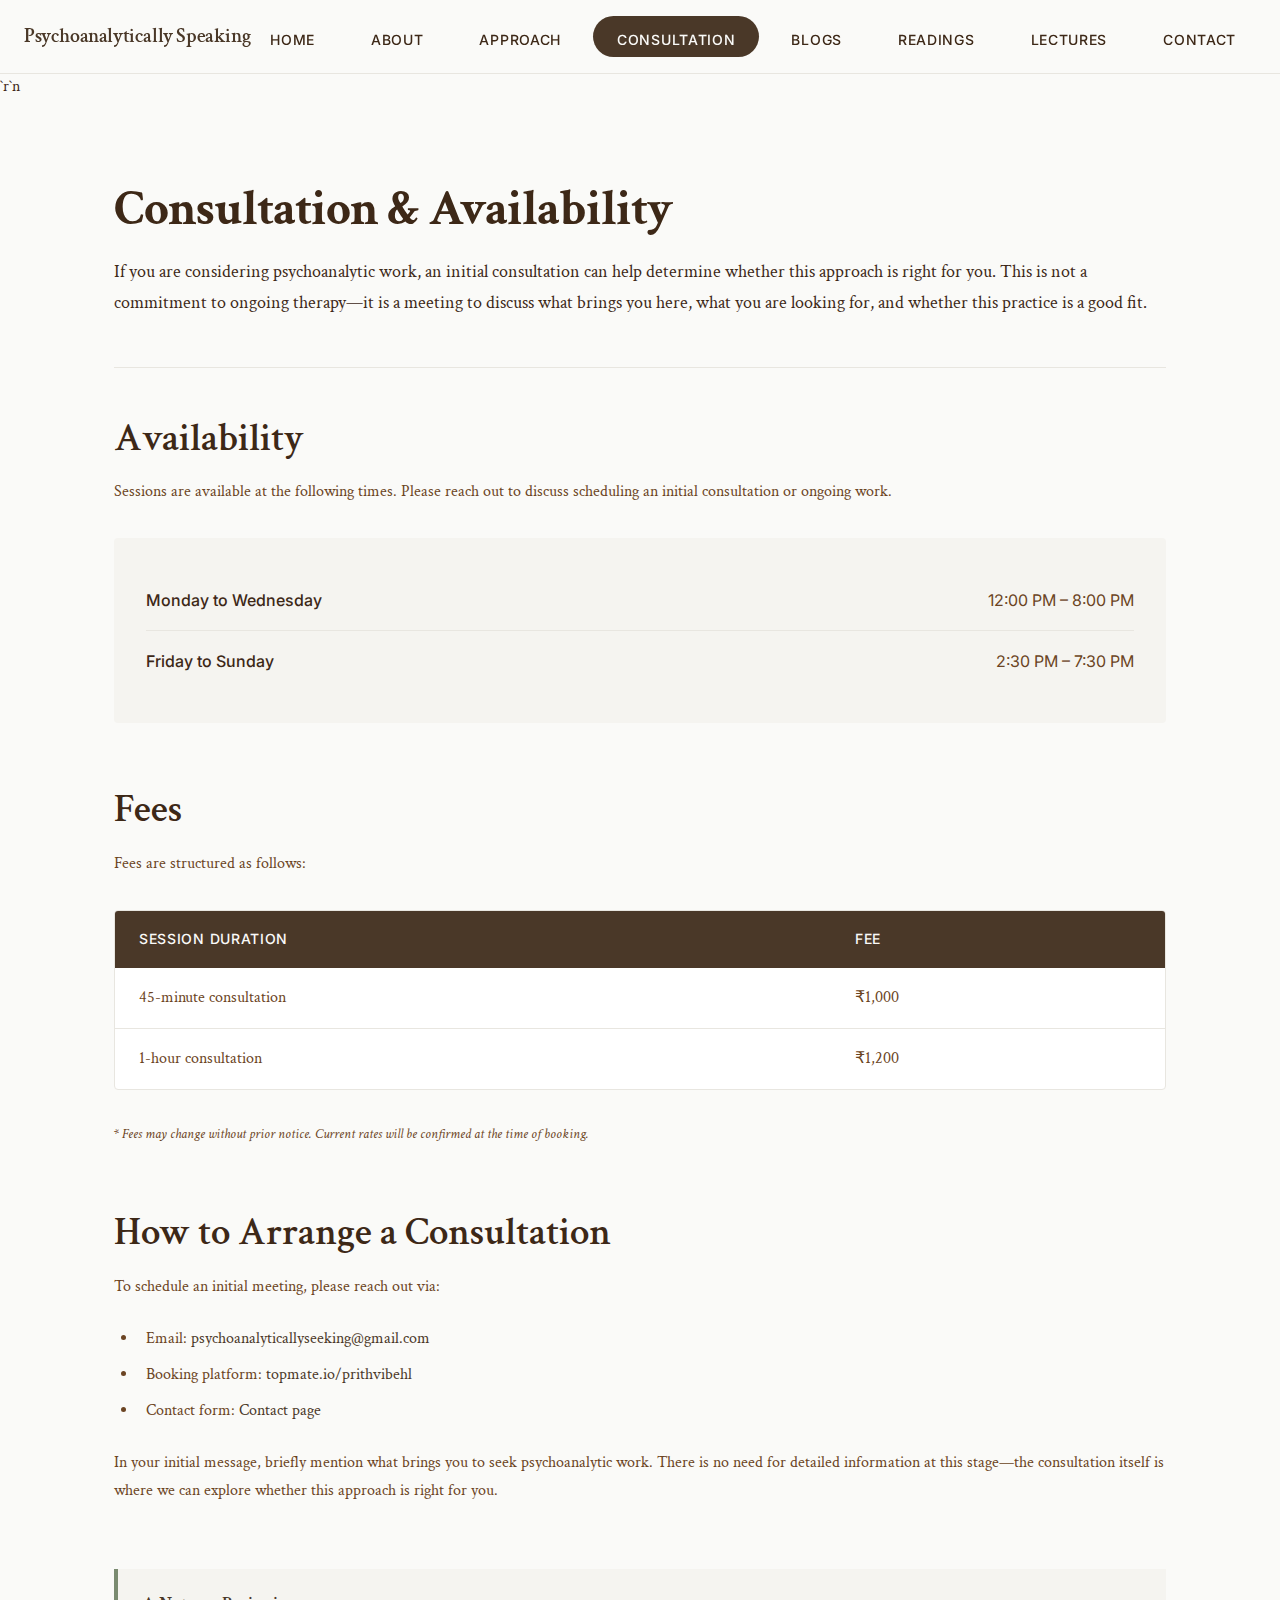
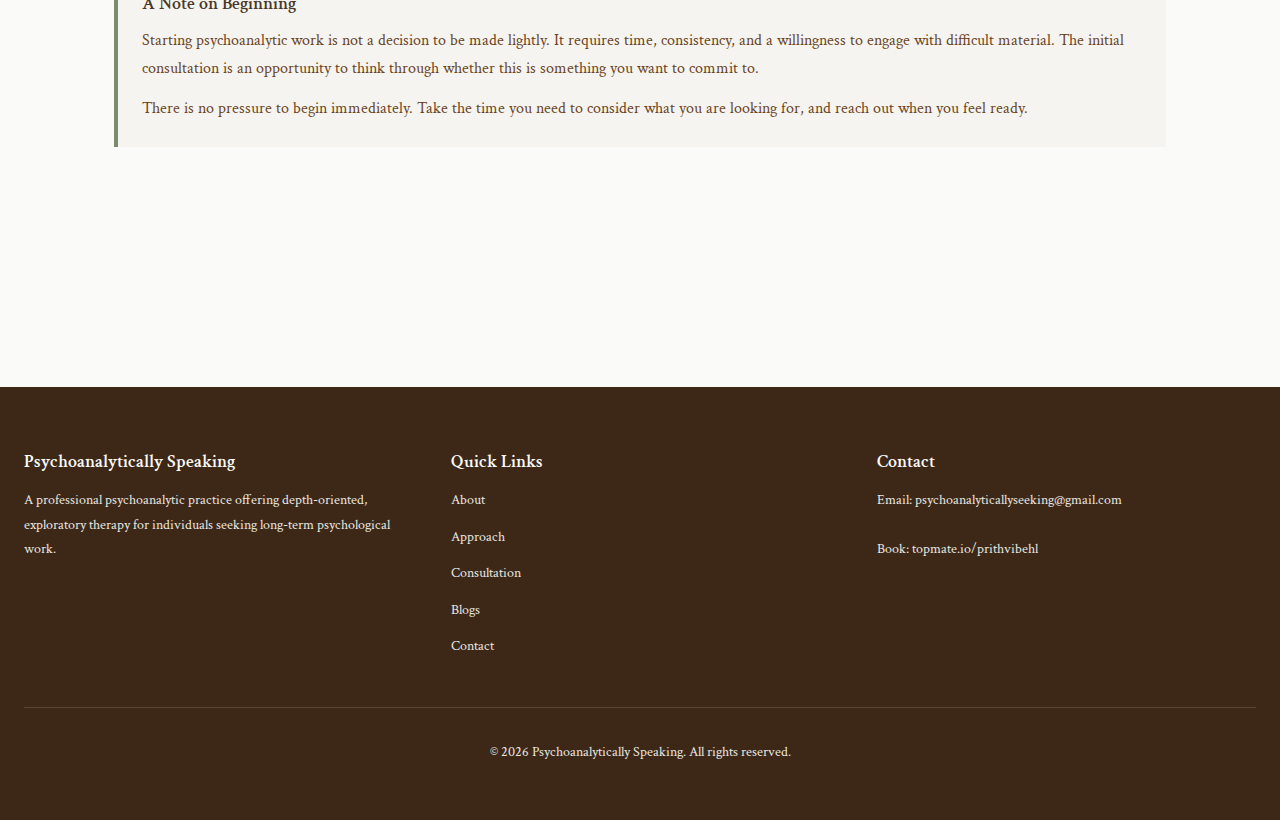
<file: consultation.html>
<!DOCTYPE html>
<html lang="en">

<head>
    <meta charset="UTF-8">
    <meta name="viewport" content="width=device-width, initial-scale=1.0">
    <meta name="description"
        content="Consultation information, availability schedule, and fees for psychoanalytic sessions with Prithvi Behl.">
    <title>Consultation & Availability | Psychoanalytically Speaking</title>
    <link rel="icon" type="image/png" href="favicon.png">

    <link rel="stylesheet" href="css/base.css">
    <link rel="stylesheet" href="css/design-system.css">
    <link rel="stylesheet" href="css/components.css">
    <link rel="stylesheet" href="css/pages.css">`r`n
    <link rel="stylesheet" href="css/animations.css">
    <link rel="stylesheet" href="css/pill-nav.css">
</head>

<body>
    <!-- Header with Pill Navigation -->
  <div class="pill-nav-container">
    <nav class="pill-nav" aria-label="Primary" role="navigation">
      <a class="pill-logo" href="index.html" aria-label="Home">
        <h1 class="site-title" style="margin: 0; font-size: var(--text-xl);">Psychoanalytically Speaking</h1>
      </a>

      <div class="pill-nav-items desktop-only">
        <ul class="pill-list" role="menubar">
          <li role="none">
            <a role="menuitem" href="index.html" class="pill" aria-label="Home">
              <span class="hover-circle" aria-hidden="true"></span>
              <span class="label-stack">
                <span class="pill-label">Home</span>
                <span class="pill-label-hover" aria-hidden="true">Home</span>
              </span>
            </a>
          </li>
          <li role="none">
            <a role="menuitem" href="about.html" class="pill" aria-label="About">
              <span class="hover-circle" aria-hidden="true"></span>
              <span class="label-stack">
                <span class="pill-label">About</span>
                <span class="pill-label-hover" aria-hidden="true">About</span>
              </span>
            </a>
          </li>
          <li role="none">
            <a role="menuitem" href="approach.html" class="pill" aria-label="Approach">
              <span class="hover-circle" aria-hidden="true"></span>
              <span class="label-stack">
                <span class="pill-label">Approach</span>
                <span class="pill-label-hover" aria-hidden="true">Approach</span>
              </span>
            </a>
          </li>
          <li role="none">
            <a role="menuitem" href="consultation.html" class="pill is-active" aria-label="Consultation">
              <span class="hover-circle" aria-hidden="true"></span>
              <span class="label-stack">
                <span class="pill-label">Consultation</span>
                <span class="pill-label-hover" aria-hidden="true">Consultation</span>
              </span>
            </a>
          </li>
          <li role="none">
            <a role="menuitem" href="blogs.html" class="pill" aria-label="Blogs">
              <span class="hover-circle" aria-hidden="true"></span>
              <span class="label-stack">
                <span class="pill-label">Blogs</span>
                <span class="pill-label-hover" aria-hidden="true">Blogs</span>
              </span>
            </a>
          </li>
          <li role="none">
            <a role="menuitem" href="readings.html" class="pill" aria-label="Readings">
              <span class="hover-circle" aria-hidden="true"></span>
              <span class="label-stack">
                <span class="pill-label">Readings</span>
                <span class="pill-label-hover" aria-hidden="true">Readings</span>
              </span>
            </a>
          </li>
          <li role="none">
            <a role="menuitem" href="lectures.html" class="pill" aria-label="Lectures">
              <span class="hover-circle" aria-hidden="true"></span>
              <span class="label-stack">
                <span class="pill-label">Lectures</span>
                <span class="pill-label-hover" aria-hidden="true">Lectures</span>
              </span>
            </a>
          </li>
          <li role="none">
            <a role="menuitem" href="contact.html" class="pill" aria-label="Contact">
              <span class="hover-circle" aria-hidden="true"></span>
              <span class="label-stack">
                <span class="pill-label">Contact</span>
                <span class="pill-label-hover" aria-hidden="true">Contact</span>
              </span>
            </a>
          </li>
        </ul>
      </div>

      <button class="mobile-menu-button mobile-only" aria-label="Toggle menu">
        <span class="hamburger-line"></span>
        <span class="hamburger-line"></span>
      </button>
    </nav>

    <div class="mobile-menu-popover mobile-only">
      <ul class="mobile-menu-list">
        <li><a href="index.html" class="mobile-menu-link">Home</a></li>
        <li><a href="about.html" class="mobile-menu-link">About</a></li>
        <li><a href="approach.html" class="mobile-menu-link">Approach</a></li>
        <li><a href="consultation.html" class="mobile-menu-link is-active">Consultation</a></li>
        <li><a href="blogs.html" class="mobile-menu-link">Blogs</a></li>
        <li><a href="readings.html" class="mobile-menu-link">Readings</a></li>
        <li><a href="lectures.html" class="mobile-menu-link">Lectures</a></li>
        <li><a href="contact.html" class="mobile-menu-link">Contact</a></li>
      </ul>
    </div>
  </div>

    <main>
        <section class="section py-16">
            <div class="container content-width">
                <h1>Consultation & Availability</h1>

                <p class="text-large">
                    If you are considering psychoanalytic work, an initial consultation can help determine
                    whether this approach is right for you. This is not a commitment to ongoing therapy—it
                    is a meeting to discuss what brings you here, what you are looking for, and whether this
                    practice is a good fit.
                </p>

                <hr class="divider">

                <div class="content-block">
                    <h2>Availability</h2>
                    <p>
                        Sessions are available at the following times. Please reach out to discuss scheduling
                        an initial consultation or ongoing work.
                    </p>

                    <div class="availability-schedule">
                        <div class="schedule-item">
                            <span class="schedule-days">Monday to Wednesday</span>
                            <span class="schedule-time">12:00 PM – 8:00 PM</span>
                        </div>
                        <div class="schedule-item">
                            <span class="schedule-days">Friday to Sunday</span>
                            <span class="schedule-time">2:30 PM – 7:30 PM</span>
                        </div>
                    </div>
                </div>

                <div class="content-block">
                    <h2>Fees</h2>
                    <p>
                        Fees are structured as follows:
                    </p>

                    <table class="fee-table">
                        <thead>
                            <tr>
                                <th>Session Duration</th>
                                <th>Fee</th>
                            </tr>
                        </thead>
                        <tbody>
                            <tr>
                                <td>45-minute consultation</td>
                                <td>₹1,000</td>
                            </tr>
                            <tr>
                                <td>1-hour consultation</td>
                                <td>₹1,200</td>
                            </tr>
                        </tbody>
                    </table>

                    <p class="fee-disclaimer">
                        * Fees may change without prior notice. Current rates will be confirmed at the time of booking.
                    </p>
                </div>

                <div class="content-block">
                    <h2>How to Arrange a Consultation</h2>
                    <p>
                        To schedule an initial meeting, please reach out via:
                    </p>
                    <ul>
                        <li>Email: <a href="mailto:psychoanalyticallyseeking@gmail.com"
                                class="link-primary">psychoanalyticallyseeking@gmail.com</a></li>
                        <li>Booking platform: <a href="https://topmate.io/prithvibehl/" target="_blank" rel="noopener"
                                class="link-primary">topmate.io/prithvibehl</a></li>
                        <li>Contact form: <a href="contact.html" class="link-primary">Contact page</a></li>
                    </ul>
                    <p>
                        In your initial message, briefly mention what brings you to seek psychoanalytic work.
                        There is no need for detailed information at this stage—the consultation itself is where
                        we can explore whether this approach is right for you.
                    </p>
                </div>

                <div class="info-box mt-12">
                    <h4>A Note on Beginning</h4>
                    <p>
                        Starting psychoanalytic work is not a decision to be made lightly. It requires time,
                        consistency, and a willingness to engage with difficult material. The initial consultation
                        is an opportunity to think through whether this is something you want to commit to.
                    </p>
                    <p>
                        There is no pressure to begin immediately. Take the time you need to consider what you
                        are looking for, and reach out when you feel ready.
                    </p>
                </div>
            </div>
        </section>
    </main>

    <footer class="site-footer">
        <div class="container">
            <div class="footer-content">
                <div class="footer-section">
                    <h4>Psychoanalytically Speaking</h4>
                    <p>
                        A professional psychoanalytic practice offering depth-oriented, exploratory therapy
                        for individuals seeking long-term psychological work.
                    </p>
                </div>

                <div class="footer-section">
                    <h4>Quick Links</h4>
                    <nav class="footer-nav">
                        <a href="about.html">About</a>
                        <a href="approach.html">Approach</a>
                        <a href="consultation.html">Consultation</a>
                        <a href="blogs.html">Blogs</a>
                        <a href="contact.html">Contact</a>
                    </nav>
                </div>

                <div class="footer-section">
                    <h4>Contact</h4>
                    <p>
                        Email: <a
                            href="mailto:psychoanalyticallyseeking@gmail.com">psychoanalyticallyseeking@gmail.com</a>
                    </p>
                    <p>
                        Book: <a href="https://topmate.io/prithvibehl/" target="_blank"
                            rel="noopener">topmate.io/prithvibehl</a>
                    </p>
                </div>
            </div>

            <div class="footer-bottom">
                <p>&copy; 2026 Psychoanalytically Speaking. All rights reserved.</p>
            </div>
        </div>
    </footer>

    <script src="js/pill-nav.js"></script>
    <script src="js/main.js"></script>
</body>

</html>
</file>
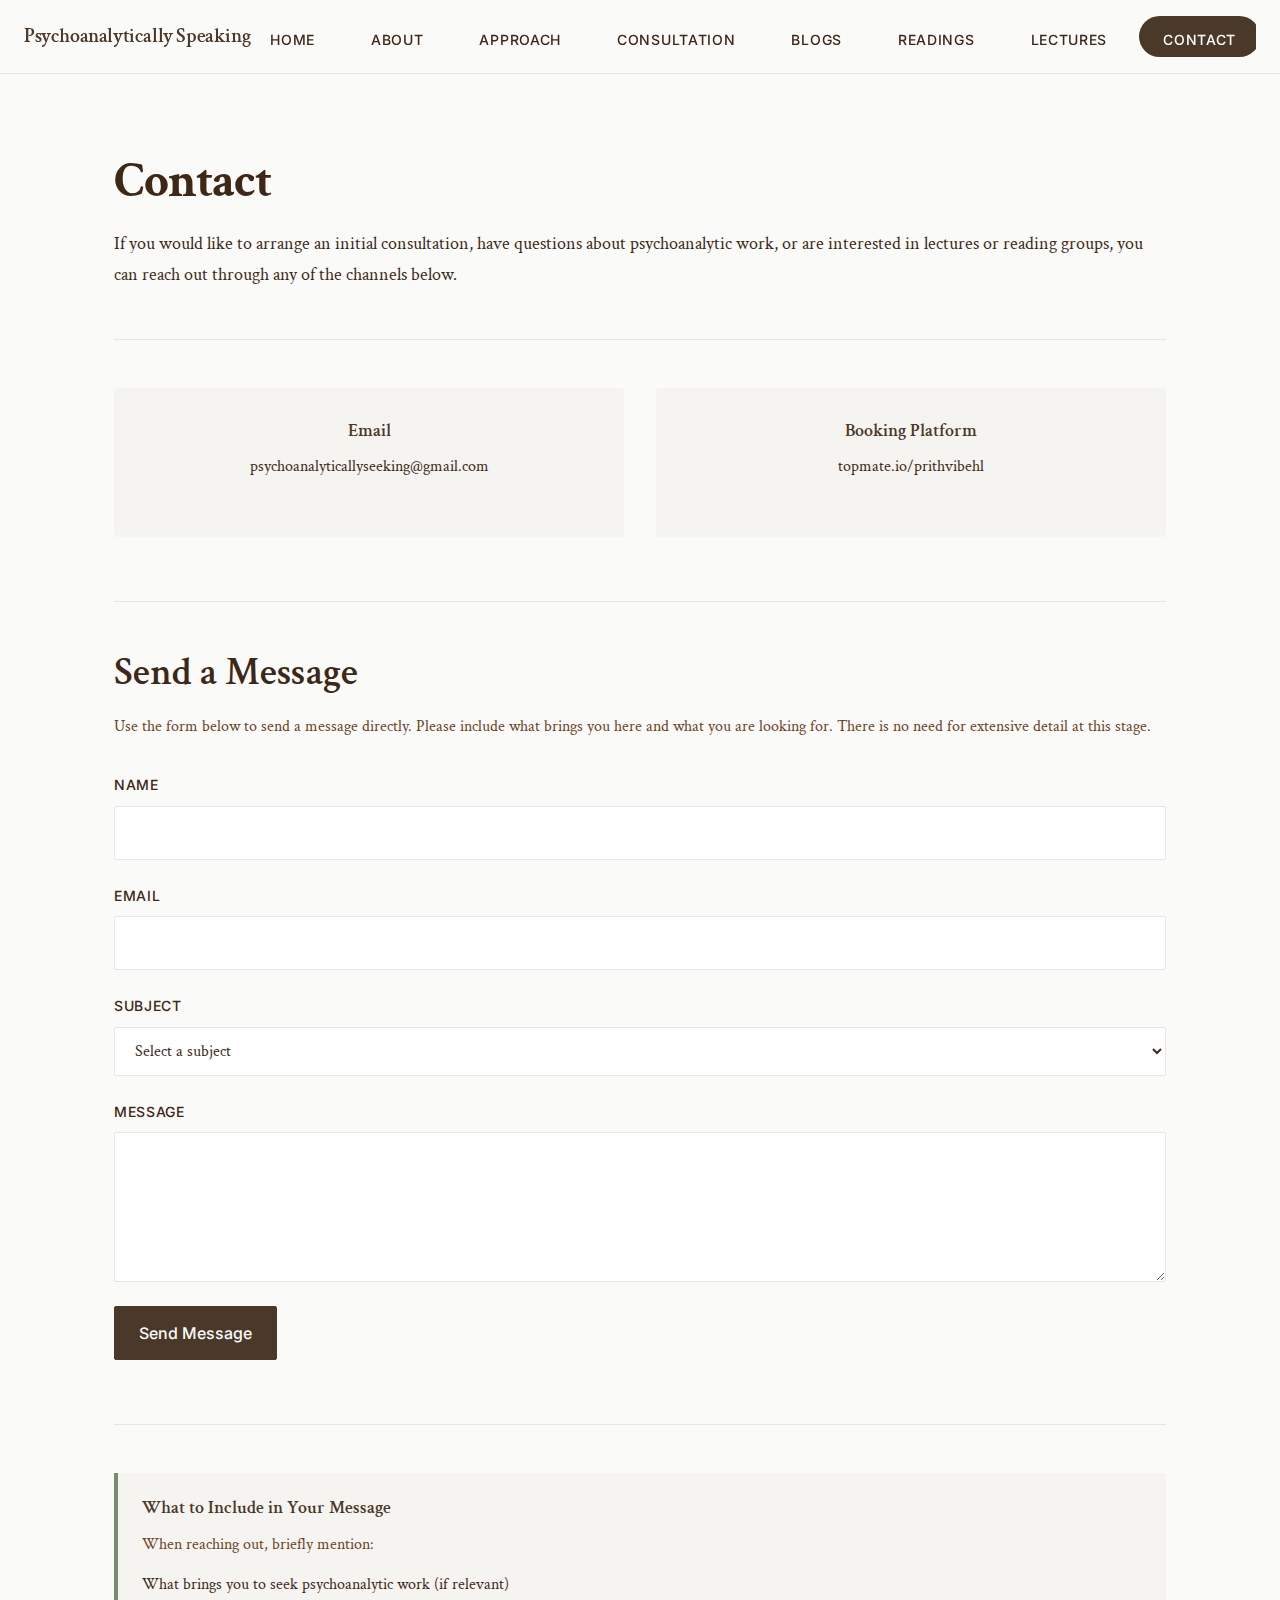
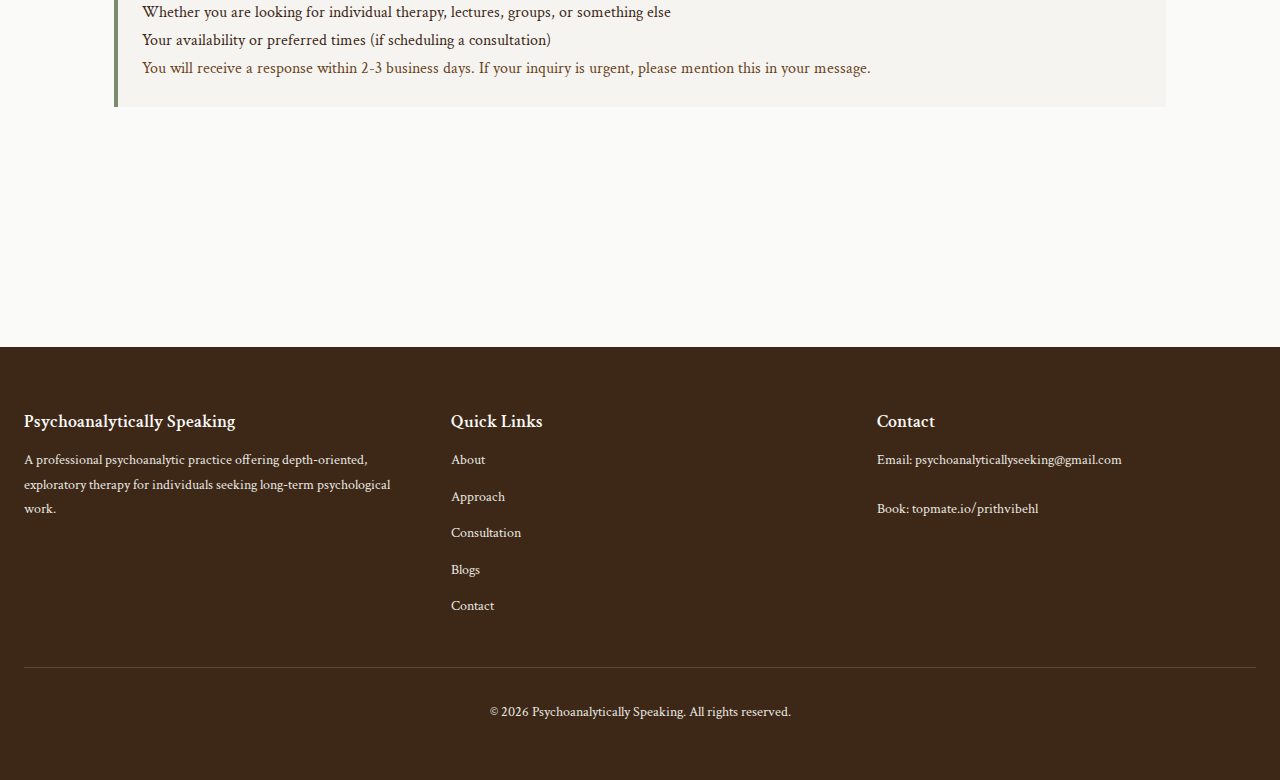
<file: contact.html>
<!DOCTYPE html>
<html lang="en">

<head>
    <meta charset="UTF-8">
    <meta name="viewport" content="width=device-width, initial-scale=1.0">
    <meta name="description"
        content="Contact Prithvi Behl for psychoanalytic consultation, inquiries, or to arrange an initial meeting.">
    <title>Contact | Psychoanalytically Speaking</title>
    <link rel="icon" type="image/png" href="favicon.png">

    <link rel="stylesheet" href="css/base.css">
    <link rel="stylesheet" href="css/design-system.css">
    <link rel="stylesheet" href="css/components.css">
    <link rel="stylesheet" href="css/pages.css">
    <link rel="stylesheet" href="css/animations.css">
    <link rel="stylesheet" href="css/pill-nav.css">
</head>

<body>
    <!-- Header with Pill Navigation -->
  <div class="pill-nav-container">
    <nav class="pill-nav" aria-label="Primary" role="navigation">
      <a class="pill-logo" href="index.html" aria-label="Home">
        <h1 class="site-title" style="margin: 0; font-size: var(--text-xl);">Psychoanalytically Speaking</h1>
      </a>

      <div class="pill-nav-items desktop-only">
        <ul class="pill-list" role="menubar">
          <li role="none">
            <a role="menuitem" href="index.html" class="pill" aria-label="Home">
              <span class="hover-circle" aria-hidden="true"></span>
              <span class="label-stack">
                <span class="pill-label">Home</span>
                <span class="pill-label-hover" aria-hidden="true">Home</span>
              </span>
            </a>
          </li>
          <li role="none">
            <a role="menuitem" href="about.html" class="pill" aria-label="About">
              <span class="hover-circle" aria-hidden="true"></span>
              <span class="label-stack">
                <span class="pill-label">About</span>
                <span class="pill-label-hover" aria-hidden="true">About</span>
              </span>
            </a>
          </li>
          <li role="none">
            <a role="menuitem" href="approach.html" class="pill" aria-label="Approach">
              <span class="hover-circle" aria-hidden="true"></span>
              <span class="label-stack">
                <span class="pill-label">Approach</span>
                <span class="pill-label-hover" aria-hidden="true">Approach</span>
              </span>
            </a>
          </li>
          <li role="none">
            <a role="menuitem" href="consultation.html" class="pill" aria-label="Consultation">
              <span class="hover-circle" aria-hidden="true"></span>
              <span class="label-stack">
                <span class="pill-label">Consultation</span>
                <span class="pill-label-hover" aria-hidden="true">Consultation</span>
              </span>
            </a>
          </li>
          <li role="none">
            <a role="menuitem" href="blogs.html" class="pill" aria-label="Blogs">
              <span class="hover-circle" aria-hidden="true"></span>
              <span class="label-stack">
                <span class="pill-label">Blogs</span>
                <span class="pill-label-hover" aria-hidden="true">Blogs</span>
              </span>
            </a>
          </li>
          <li role="none">
            <a role="menuitem" href="readings.html" class="pill" aria-label="Readings">
              <span class="hover-circle" aria-hidden="true"></span>
              <span class="label-stack">
                <span class="pill-label">Readings</span>
                <span class="pill-label-hover" aria-hidden="true">Readings</span>
              </span>
            </a>
          </li>
          <li role="none">
            <a role="menuitem" href="lectures.html" class="pill" aria-label="Lectures">
              <span class="hover-circle" aria-hidden="true"></span>
              <span class="label-stack">
                <span class="pill-label">Lectures</span>
                <span class="pill-label-hover" aria-hidden="true">Lectures</span>
              </span>
            </a>
          </li>
          <li role="none">
            <a role="menuitem" href="contact.html" class="pill is-active" aria-label="Contact">
              <span class="hover-circle" aria-hidden="true"></span>
              <span class="label-stack">
                <span class="pill-label">Contact</span>
                <span class="pill-label-hover" aria-hidden="true">Contact</span>
              </span>
            </a>
          </li>
        </ul>
      </div>

      <button class="mobile-menu-button mobile-only" aria-label="Toggle menu">
        <span class="hamburger-line"></span>
        <span class="hamburger-line"></span>
      </button>
    </nav>

    <div class="mobile-menu-popover mobile-only">
      <ul class="mobile-menu-list">
        <li><a href="index.html" class="mobile-menu-link">Home</a></li>
        <li><a href="about.html" class="mobile-menu-link">About</a></li>
        <li><a href="approach.html" class="mobile-menu-link">Approach</a></li>
        <li><a href="consultation.html" class="mobile-menu-link">Consultation</a></li>
        <li><a href="blogs.html" class="mobile-menu-link">Blogs</a></li>
        <li><a href="readings.html" class="mobile-menu-link">Readings</a></li>
        <li><a href="lectures.html" class="mobile-menu-link">Lectures</a></li>
        <li><a href="contact.html" class="mobile-menu-link is-active">Contact</a></li>
      </ul>
    </div>
  </div>

    <main>
        <section class="section py-16">
            <div class="container content-width">
                <h1>Contact</h1>

                <p class="text-large">
                    If you would like to arrange an initial consultation, have questions about psychoanalytic
                    work, or are interested in lectures or reading groups, you can reach out through any of
                    the channels below.
                </p>

                <hr class="divider">

                <!-- Contact Methods -->
                <div class="contact-methods">
                    <div class="contact-method">
                        <h3>Email</h3>
                        <p>
                            <a href="mailto:psychoanalyticallyseeking@gmail.com">
                                psychoanalyticallyseeking@gmail.com
                            </a>
                        </p>
                    </div>

                    <div class="contact-method">
                        <h3>Booking Platform</h3>
                        <p>
                            <a href="https://topmate.io/prithvibehl/" target="_blank" rel="noopener">
                                topmate.io/prithvibehl
                            </a>
                        </p>
                    </div>
                </div>

                <hr class="divider">

                <!-- Contact Form -->
                <div class="content-block">
                    <h2>Send a Message</h2>
                    <p class="mb-8">
                        Use the form below to send a message directly. Please include what brings you here
                        and what you are looking for. There is no need for extensive detail at this stage.
                    </p>

                    <form id="contactForm" class="contact-form">
                        <div class="form-group">
                            <label for="name" class="form-label">Name</label>
                            <input type="text" id="name" name="name" class="form-input" required aria-required="true">
                        </div>

                        <div class="form-group">
                            <label for="email" class="form-label">Email</label>
                            <input type="email" id="email" name="email" class="form-input" required
                                aria-required="true">
                        </div>

                        <div class="form-group">
                            <label for="subject" class="form-label">Subject</label>
                            <select id="subject" name="subject" class="form-select" required aria-required="true">
                                <option value="">Select a subject</option>
                                <option value="consultation">Initial Consultation</option>
                                <option value="ongoing">Ongoing Therapy Inquiry</option>
                                <option value="lecture">Lecture Request</option>
                                <option value="reading-group">Reading Group Interest</option>
                                <option value="collaboration">Academic/Clinical Collaboration</option>
                                <option value="other">Other</option>
                            </select>
                        </div>

                        <div class="form-group">
                            <label for="message" class="form-label">Message</label>
                            <textarea id="message" name="message" class="form-textarea" required
                                aria-required="true"></textarea>
                        </div>

                        <button type="submit" class="btn btn-primary">Send Message</button>
                    </form>

                    <div id="formMessage" class="info-box mt-8" style="display: none;">
                        <p id="formMessageText"></p>
                    </div>
                </div>

                <hr class="divider">

                <!-- Additional Information -->
                <div class="info-box">
                    <h4>What to Include in Your Message</h4>
                    <p>
                        When reaching out, briefly mention:
                    </p>
                    <ul>
                        <li>What brings you to seek psychoanalytic work (if relevant)</li>
                        <li>Whether you are looking for individual therapy, lectures, groups, or something else</li>
                        <li>Your availability or preferred times (if scheduling a consultation)</li>
                    </ul>
                    <p>
                        You will receive a response within 2-3 business days. If your inquiry is urgent,
                        please mention this in your message.
                    </p>
                </div>
            </div>
        </section>
    </main>

    <footer class="site-footer">
        <div class="container">
            <div class="footer-content">
                <div class="footer-section">
                    <h4>Psychoanalytically Speaking</h4>
                    <p>
                        A professional psychoanalytic practice offering depth-oriented, exploratory therapy
                        for individuals seeking long-term psychological work.
                    </p>
                </div>

                <div class="footer-section">
                    <h4>Quick Links</h4>
                    <nav class="footer-nav">
                        <a href="about.html">About</a>
                        <a href="approach.html">Approach</a>
                        <a href="consultation.html">Consultation</a>
                        <a href="blogs.html">Blogs</a>
                        <a href="contact.html">Contact</a>
                    </nav>
                </div>

                <div class="footer-section">
                    <h4>Contact</h4>
                    <p>
                        Email: <a
                            href="mailto:psychoanalyticallyseeking@gmail.com">psychoanalyticallyseeking@gmail.com</a>
                    </p>
                    <p>
                        Book: <a href="https://topmate.io/prithvibehl/" target="_blank"
                            rel="noopener">topmate.io/prithvibehl</a>
                    </p>
                </div>
            </div>

            <div class="footer-bottom">
                <p>&copy; 2026 Psychoanalytically Speaking. All rights reserved.</p>
            </div>
        </div>
    </footer>

    <script src="js/pill-nav.js"></script>
    <script src="js/main.js"></script>
</body>

</html>
</file>
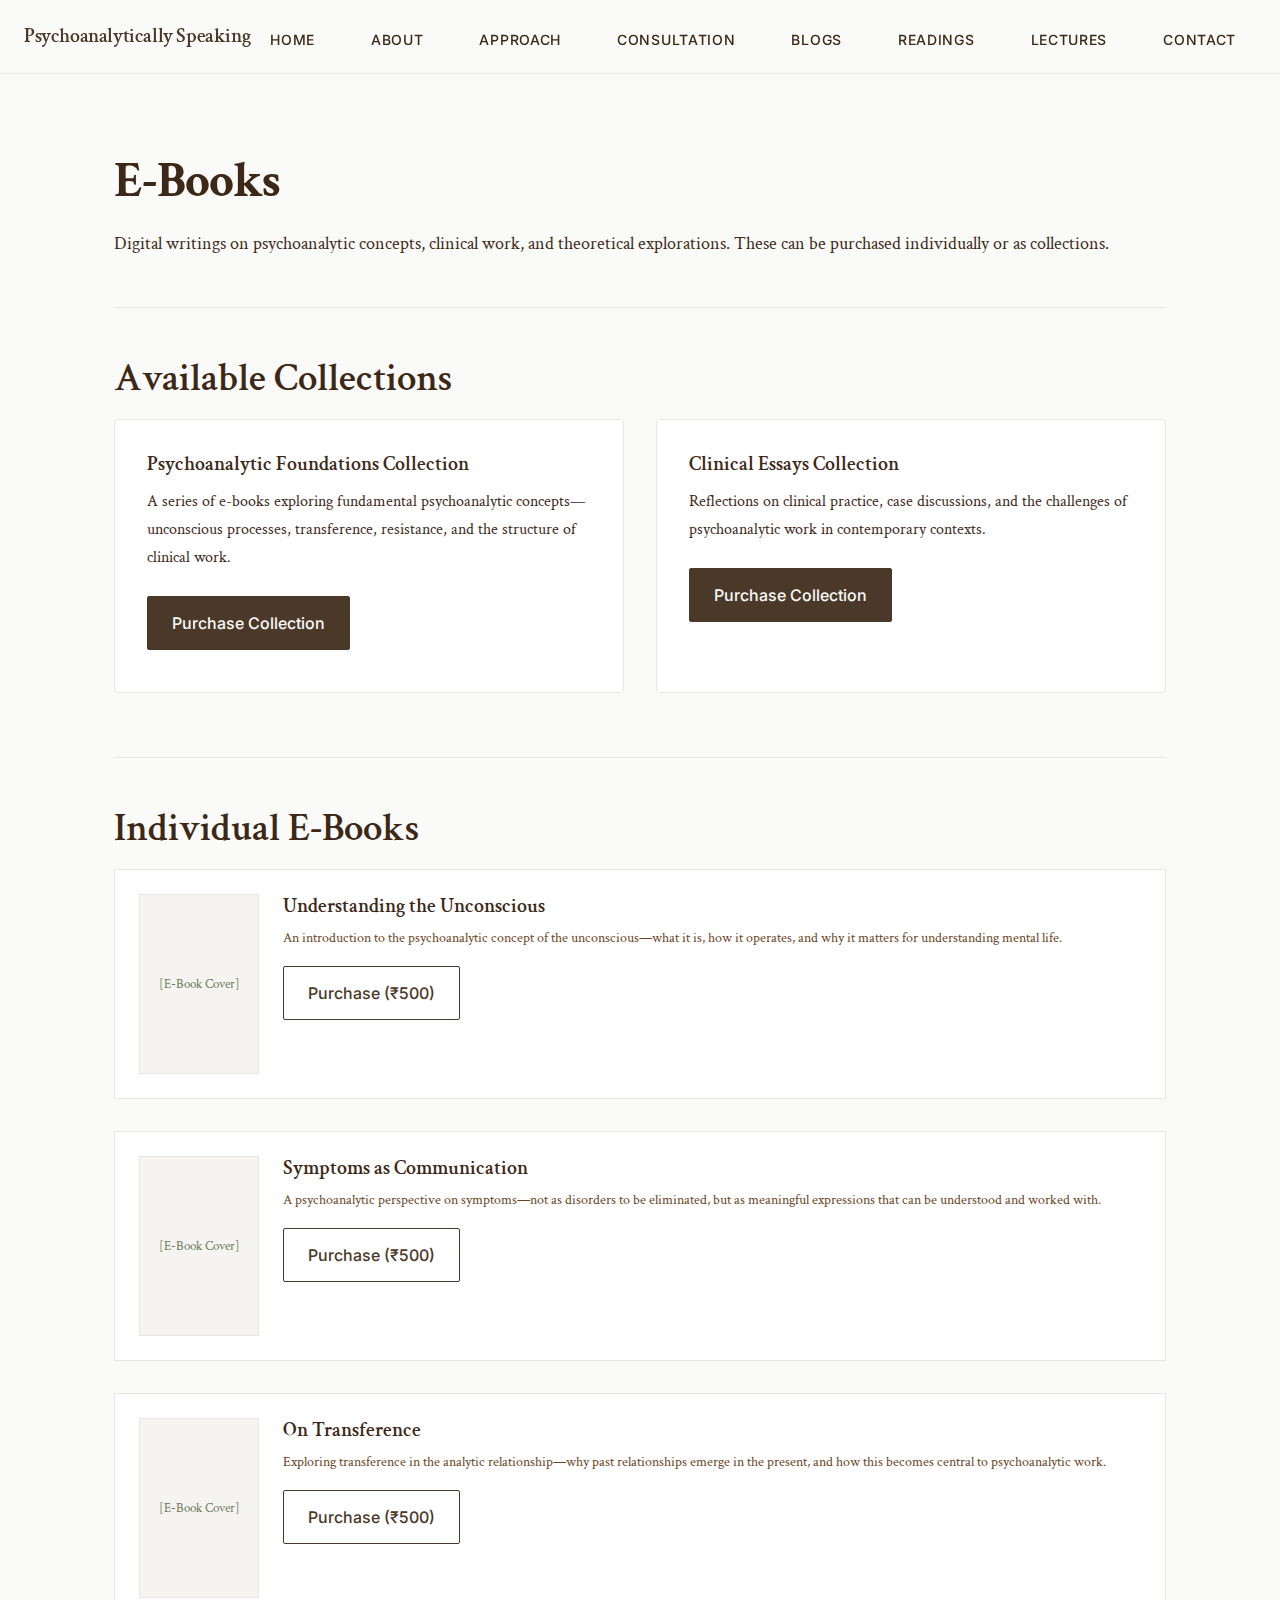
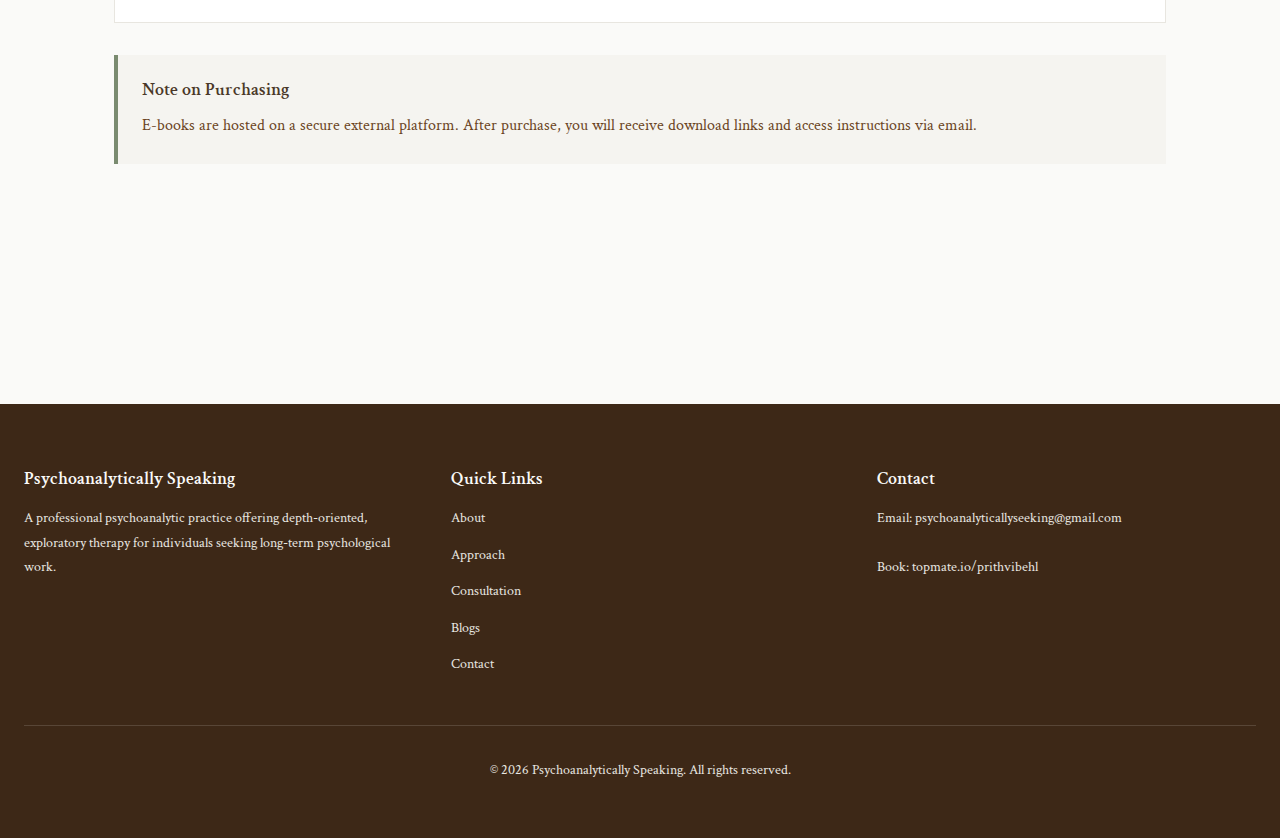
<file: ebooks.html>
<!DOCTYPE html>
<html lang="en">

<head>
    <meta charset="UTF-8">
    <meta name="viewport" content="width=device-width, initial-scale=1.0">
    <meta name="description"
        content="E-books on psychoanalytic topics, available for purchase individually or in collections.">
    <title>E-Books | Psychoanalytically Speaking</title>
    <link rel="icon" type="image/png" href="favicon.png">

    <link rel="stylesheet" href="css/base.css">
    <link rel="stylesheet" href="css/design-system.css">
    <link rel="stylesheet" href="css/components.css">
    <link rel="stylesheet" href="css/pages.css">
    <link rel="stylesheet" href="css/animations.css">
    <link rel="stylesheet" href="css/pill-nav.css">
</head>

<body>
    <!-- Header with Pill Navigation -->
  <div class="pill-nav-container">
    <nav class="pill-nav" aria-label="Primary" role="navigation">
      <a class="pill-logo" href="index.html" aria-label="Home">
        <h1 class="site-title" style="margin: 0; font-size: var(--text-xl);">Psychoanalytically Speaking</h1>
      </a>

      <div class="pill-nav-items desktop-only">
        <ul class="pill-list" role="menubar">
          <li role="none">
            <a role="menuitem" href="index.html" class="pill" aria-label="Home">
              <span class="hover-circle" aria-hidden="true"></span>
              <span class="label-stack">
                <span class="pill-label">Home</span>
                <span class="pill-label-hover" aria-hidden="true">Home</span>
              </span>
            </a>
          </li>
          <li role="none">
            <a role="menuitem" href="about.html" class="pill" aria-label="About">
              <span class="hover-circle" aria-hidden="true"></span>
              <span class="label-stack">
                <span class="pill-label">About</span>
                <span class="pill-label-hover" aria-hidden="true">About</span>
              </span>
            </a>
          </li>
          <li role="none">
            <a role="menuitem" href="approach.html" class="pill" aria-label="Approach">
              <span class="hover-circle" aria-hidden="true"></span>
              <span class="label-stack">
                <span class="pill-label">Approach</span>
                <span class="pill-label-hover" aria-hidden="true">Approach</span>
              </span>
            </a>
          </li>
          <li role="none">
            <a role="menuitem" href="consultation.html" class="pill" aria-label="Consultation">
              <span class="hover-circle" aria-hidden="true"></span>
              <span class="label-stack">
                <span class="pill-label">Consultation</span>
                <span class="pill-label-hover" aria-hidden="true">Consultation</span>
              </span>
            </a>
          </li>
          <li role="none">
            <a role="menuitem" href="blogs.html" class="pill" aria-label="Blogs">
              <span class="hover-circle" aria-hidden="true"></span>
              <span class="label-stack">
                <span class="pill-label">Blogs</span>
                <span class="pill-label-hover" aria-hidden="true">Blogs</span>
              </span>
            </a>
          </li>
          <li role="none">
            <a role="menuitem" href="readings.html" class="pill" aria-label="Readings">
              <span class="hover-circle" aria-hidden="true"></span>
              <span class="label-stack">
                <span class="pill-label">Readings</span>
                <span class="pill-label-hover" aria-hidden="true">Readings</span>
              </span>
            </a>
          </li>
          <li role="none">
            <a role="menuitem" href="lectures.html" class="pill" aria-label="Lectures">
              <span class="hover-circle" aria-hidden="true"></span>
              <span class="label-stack">
                <span class="pill-label">Lectures</span>
                <span class="pill-label-hover" aria-hidden="true">Lectures</span>
              </span>
            </a>
          </li>
          <li role="none">
            <a role="menuitem" href="contact.html" class="pill" aria-label="Contact">
              <span class="hover-circle" aria-hidden="true"></span>
              <span class="label-stack">
                <span class="pill-label">Contact</span>
                <span class="pill-label-hover" aria-hidden="true">Contact</span>
              </span>
            </a>
          </li>
        </ul>
      </div>

      <button class="mobile-menu-button mobile-only" aria-label="Toggle menu">
        <span class="hamburger-line"></span>
        <span class="hamburger-line"></span>
      </button>
    </nav>

    <div class="mobile-menu-popover mobile-only">
      <ul class="mobile-menu-list">
        <li><a href="index.html" class="mobile-menu-link">Home</a></li>
        <li><a href="about.html" class="mobile-menu-link">About</a></li>
        <li><a href="approach.html" class="mobile-menu-link">Approach</a></li>
        <li><a href="consultation.html" class="mobile-menu-link">Consultation</a></li>
        <li><a href="blogs.html" class="mobile-menu-link">Blogs</a></li>
        <li><a href="readings.html" class="mobile-menu-link">Readings</a></li>
        <li><a href="lectures.html" class="mobile-menu-link">Lectures</a></li>
        <li><a href="contact.html" class="mobile-menu-link">Contact</a></li>
      </ul>
    </div>
  </div>

    <main>
        <section class="section py-16">
            <div class="container content-width">
                <h1>E-Books</h1>

                <p class="text-large">
                    Digital writings on psychoanalytic concepts, clinical work, and theoretical explorations.
                    These can be purchased individually or as collections.
                </p>

                <hr class="divider">

                <h2>Available Collections</h2>

                <div class="grid-2 mb-16">
                    <div class="card">
                        <h3 class="card-title">Psychoanalytic Foundations Collection</h3>
                        <p class="card-content">
                            A series of e-books exploring fundamental psychoanalytic concepts—unconscious processes,
                            transference, resistance, and the structure of clinical work.
                        </p>
                        <a href="#" class="btn btn-primary">Purchase Collection</a>
                    </div>

                    <div class="card">
                        <h3 class="card-title">Clinical Essays Collection</h3>
                        <p class="card-content">
                            Reflections on clinical practice, case discussions, and the challenges of psychoanalytic
                            work in contemporary contexts.
                        </p>
                        <a href="#" class="btn btn-primary">Purchase Collection</a>
                    </div>
                </div>

                <hr class="divider">

                <h2>Individual E-Books</h2>

                <div class="reading-list">
                    <div class="reading-item">
                        <div class="reading-cover">[E-Book Cover]</div>
                        <div class="reading-details">
                            <h3>Understanding the Unconscious</h3>
                            <p class="reading-description">
                                An introduction to the psychoanalytic concept of the unconscious—what it is, how it
                                operates, and why it matters for understanding mental life.
                            </p>
                            <a href="#" class="btn btn-secondary">Purchase (₹500)</a>
                        </div>
                    </div>

                    <div class="reading-item">
                        <div class="reading-cover">[E-Book Cover]</div>
                        <div class="reading-details">
                            <h3>Symptoms as Communication</h3>
                            <p class="reading-description">
                                A psychoanalytic perspective on symptoms—not as disorders to be eliminated, but as
                                meaningful expressions that can be understood and worked with.
                            </p>
                            <a href="#" class="btn btn-secondary">Purchase (₹500)</a>
                        </div>
                    </div>

                    <div class="reading-item">
                        <div class="reading-cover">[E-Book Cover]</div>
                        <div class="reading-details">
                            <h3>On Transference</h3>
                            <p class="reading-description">
                                Exploring transference in the analytic relationship—why past relationships emerge
                                in the present, and how this becomes central to psychoanalytic work.
                            </p>
                            <a href="#" class="btn btn-secondary">Purchase (₹500)</a>
                        </div>
                    </div>
                </div>

                <div class="info-box mt-16">
                    <h4>Note on Purchasing</h4>
                    <p>
                        E-books are hosted on a secure external platform. After purchase, you will receive
                        download links and access instructions via email.
                    </p>
                </div>
            </div>
        </section>
    </main>

    <footer class="site-footer">
        <div class="container">
            <div class="footer-content">
                <div class="footer-section">
                    <h4>Psychoanalytically Speaking</h4>
                    <p>
                        A professional psychoanalytic practice offering depth-oriented, exploratory therapy
                        for individuals seeking long-term psychological work.
                    </p>
                </div>

                <div class="footer-section">
                    <h4>Quick Links</h4>
                    <nav class="footer-nav">
                        <a href="about.html">About</a>
                        <a href="approach.html">Approach</a>
                        <a href="consultation.html">Consultation</a>
                        <a href="blogs.html">Blogs</a>
                        <a href="contact.html">Contact</a>
                    </nav>
                </div>

                <div class="footer-section">
                    <h4>Contact</h4>
                    <p>
                        Email: <a
                            href="mailto:psychoanalyticallyseeking@gmail.com">psychoanalyticallyseeking@gmail.com</a>
                    </p>
                    <p>
                        Book: <a href="https://topmate.io/prithvibehl/" target="_blank"
                            rel="noopener">topmate.io/prithvibehl</a>
                    </p>
                </div>
            </div>

            <div class="footer-bottom">
                <p>&copy; 2026 Psychoanalytically Speaking. All rights reserved.</p>
            </div>
        </div>
    </footer>

    <script src="js/pill-nav.js"></script>
    <script src="js/main.js"></script>
</body>

</html>
</file>
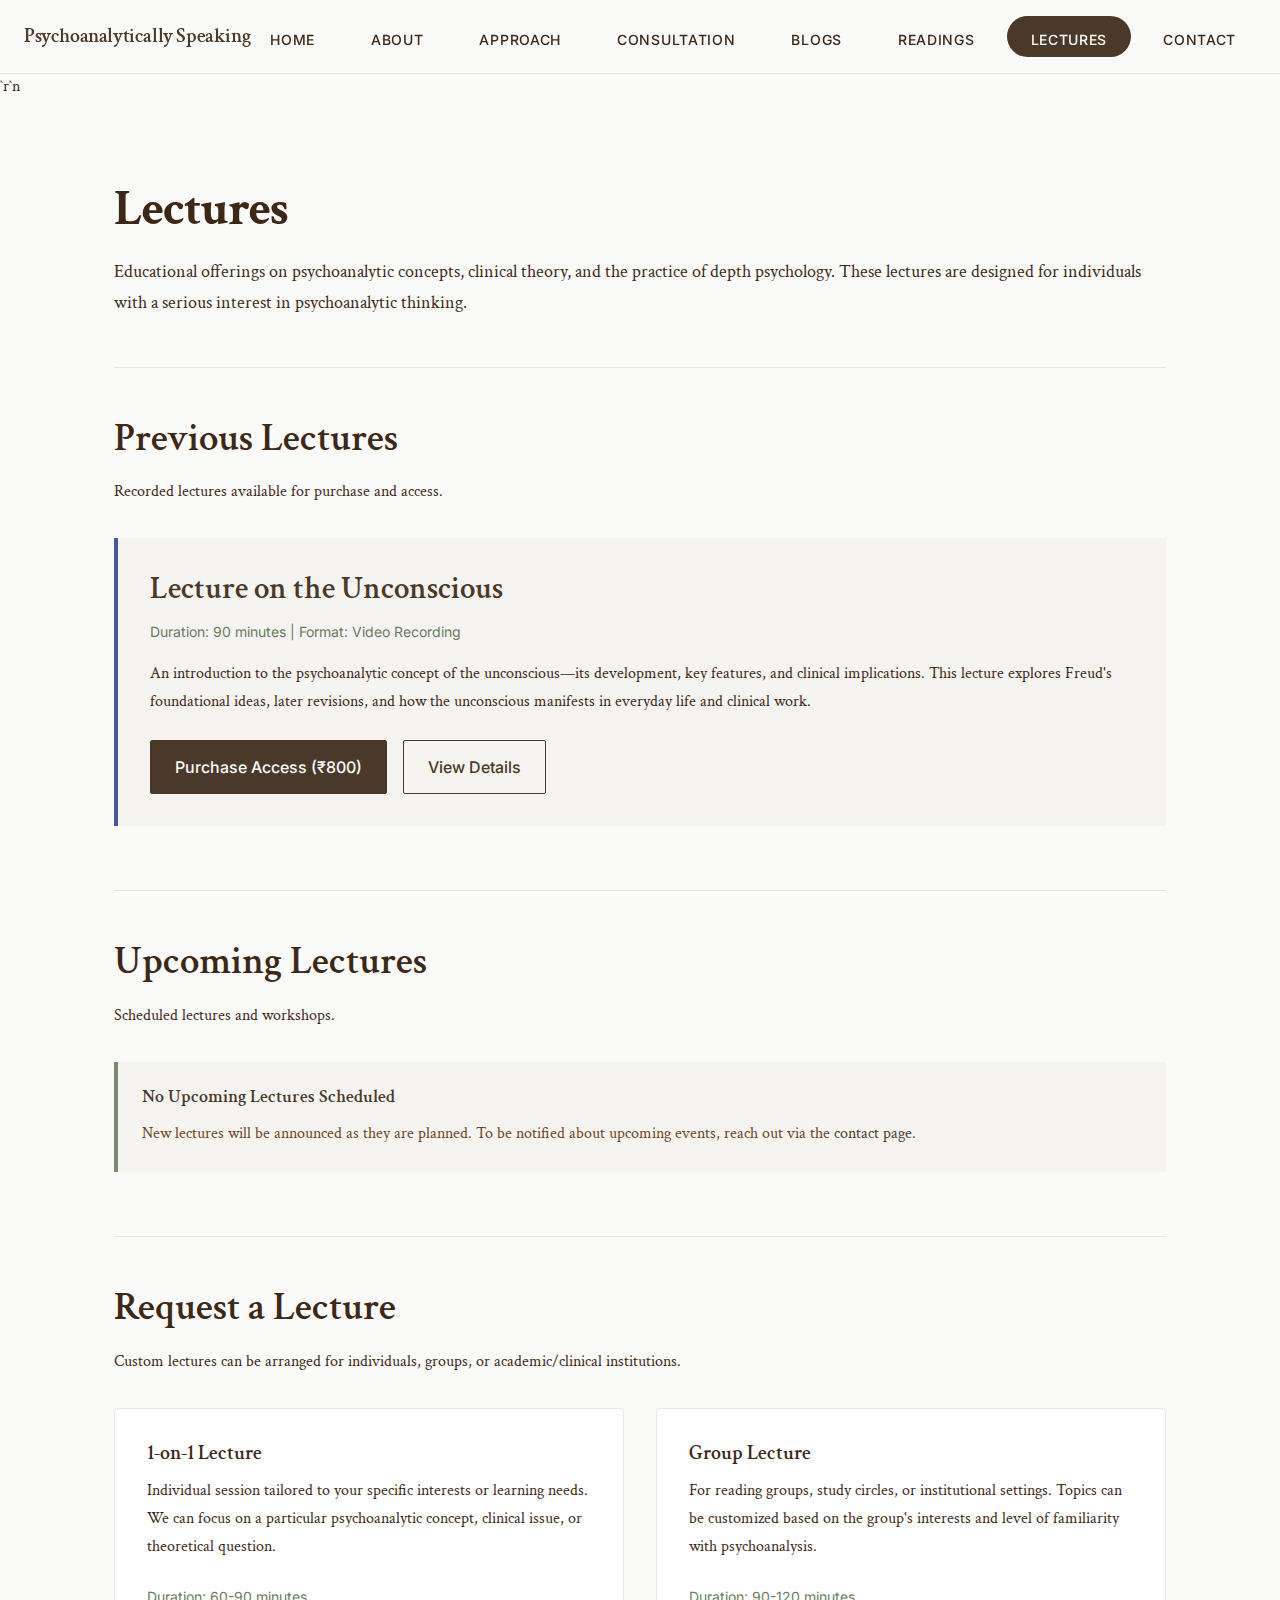
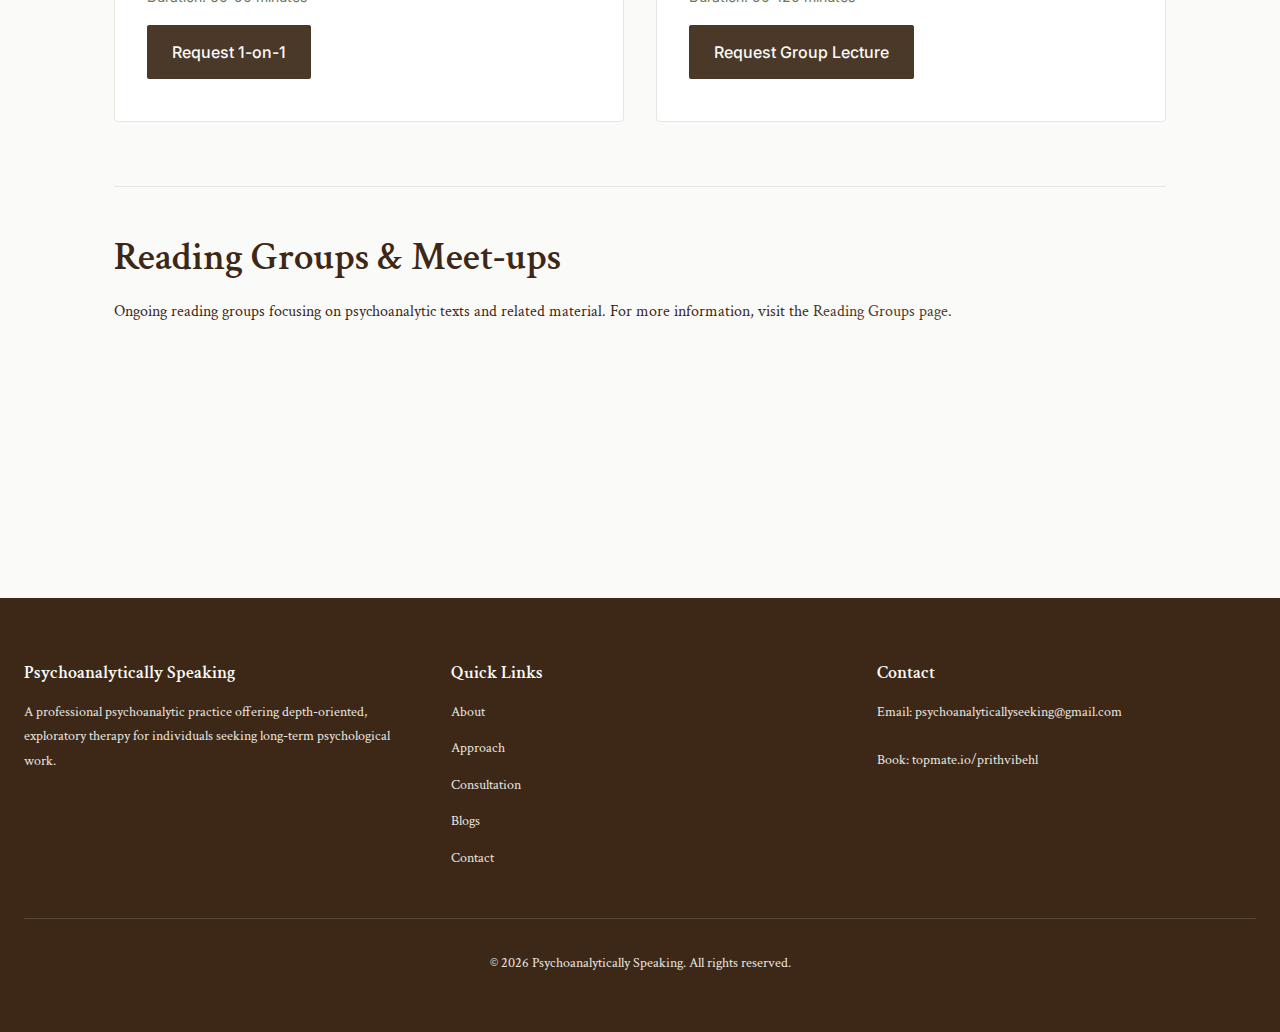
<file: lectures.html>
<!DOCTYPE html>
<html lang="en">

<head>
    <meta charset="UTF-8">
    <meta name="viewport" content="width=device-width, initial-scale=1.0">
    <meta name="description"
        content="Lectures on psychoanalytic concepts, previous recordings, upcoming events, and custom lecture requests.">
    <title>Lectures | Psychoanalytically Speaking</title>
    <link rel="icon" type="image/png" href="favicon.png">

    <link rel="stylesheet" href="css/base.css">
    <link rel="stylesheet" href="css/design-system.css">
    <link rel="stylesheet" href="css/components.css">
    <link rel="stylesheet" href="css/pages.css">`r`n
    <link rel="stylesheet" href="css/animations.css">
    <link rel="stylesheet" href="css/pill-nav.css">
</head>

<body>
    <!-- Header with Pill Navigation -->
  <div class="pill-nav-container">
    <nav class="pill-nav" aria-label="Primary" role="navigation">
      <a class="pill-logo" href="index.html" aria-label="Home">
        <h1 class="site-title" style="margin: 0; font-size: var(--text-xl);">Psychoanalytically Speaking</h1>
      </a>

      <div class="pill-nav-items desktop-only">
        <ul class="pill-list" role="menubar">
          <li role="none">
            <a role="menuitem" href="index.html" class="pill" aria-label="Home">
              <span class="hover-circle" aria-hidden="true"></span>
              <span class="label-stack">
                <span class="pill-label">Home</span>
                <span class="pill-label-hover" aria-hidden="true">Home</span>
              </span>
            </a>
          </li>
          <li role="none">
            <a role="menuitem" href="about.html" class="pill" aria-label="About">
              <span class="hover-circle" aria-hidden="true"></span>
              <span class="label-stack">
                <span class="pill-label">About</span>
                <span class="pill-label-hover" aria-hidden="true">About</span>
              </span>
            </a>
          </li>
          <li role="none">
            <a role="menuitem" href="approach.html" class="pill" aria-label="Approach">
              <span class="hover-circle" aria-hidden="true"></span>
              <span class="label-stack">
                <span class="pill-label">Approach</span>
                <span class="pill-label-hover" aria-hidden="true">Approach</span>
              </span>
            </a>
          </li>
          <li role="none">
            <a role="menuitem" href="consultation.html" class="pill" aria-label="Consultation">
              <span class="hover-circle" aria-hidden="true"></span>
              <span class="label-stack">
                <span class="pill-label">Consultation</span>
                <span class="pill-label-hover" aria-hidden="true">Consultation</span>
              </span>
            </a>
          </li>
          <li role="none">
            <a role="menuitem" href="blogs.html" class="pill" aria-label="Blogs">
              <span class="hover-circle" aria-hidden="true"></span>
              <span class="label-stack">
                <span class="pill-label">Blogs</span>
                <span class="pill-label-hover" aria-hidden="true">Blogs</span>
              </span>
            </a>
          </li>
          <li role="none">
            <a role="menuitem" href="readings.html" class="pill" aria-label="Readings">
              <span class="hover-circle" aria-hidden="true"></span>
              <span class="label-stack">
                <span class="pill-label">Readings</span>
                <span class="pill-label-hover" aria-hidden="true">Readings</span>
              </span>
            </a>
          </li>
          <li role="none">
            <a role="menuitem" href="lectures.html" class="pill is-active" aria-label="Lectures">
              <span class="hover-circle" aria-hidden="true"></span>
              <span class="label-stack">
                <span class="pill-label">Lectures</span>
                <span class="pill-label-hover" aria-hidden="true">Lectures</span>
              </span>
            </a>
          </li>
          <li role="none">
            <a role="menuitem" href="contact.html" class="pill" aria-label="Contact">
              <span class="hover-circle" aria-hidden="true"></span>
              <span class="label-stack">
                <span class="pill-label">Contact</span>
                <span class="pill-label-hover" aria-hidden="true">Contact</span>
              </span>
            </a>
          </li>
        </ul>
      </div>

      <button class="mobile-menu-button mobile-only" aria-label="Toggle menu">
        <span class="hamburger-line"></span>
        <span class="hamburger-line"></span>
      </button>
    </nav>

    <div class="mobile-menu-popover mobile-only">
      <ul class="mobile-menu-list">
        <li><a href="index.html" class="mobile-menu-link">Home</a></li>
        <li><a href="about.html" class="mobile-menu-link">About</a></li>
        <li><a href="approach.html" class="mobile-menu-link">Approach</a></li>
        <li><a href="consultation.html" class="mobile-menu-link">Consultation</a></li>
        <li><a href="blogs.html" class="mobile-menu-link">Blogs</a></li>
        <li><a href="readings.html" class="mobile-menu-link">Readings</a></li>
        <li><a href="lectures.html" class="mobile-menu-link is-active">Lectures</a></li>
        <li><a href="contact.html" class="mobile-menu-link">Contact</a></li>
      </ul>
    </div>
  </div>

    <main>
        <section class="section py-16">
            <div class="container content-width">
                <h1>Lectures</h1>

                <p class="text-large">
                    Educational offerings on psychoanalytic concepts, clinical theory, and the practice of
                    depth psychology. These lectures are designed for individuals with a serious interest
                    in psychoanalytic thinking.
                </p>

                <hr class="divider">

                <!-- Previous Lectures -->
                <div class="lecture-section">
                    <h2>Previous Lectures</h2>
                    <p class="mb-8">Recorded lectures available for purchase and access.</p>

                    <div class="lecture-card">
                        <h3>Lecture on the Unconscious</h3>
                        <p class="lecture-meta">Duration: 90 minutes | Format: Video Recording</p>
                        <p>
                            An introduction to the psychoanalytic concept of the unconscious—its development,
                            key features, and clinical implications. This lecture explores Freud's foundational
                            ideas, later revisions, and how the unconscious manifests in everyday life and
                            clinical work.
                        </p>
                        <div class="lecture-actions">
                            <a href="#" class="btn btn-primary">Purchase Access (₹800)</a>
                            <a href="#" class="btn btn-secondary">View Details</a>
                        </div>
                    </div>
                </div>

                <hr class="divider">

                <!-- Upcoming Lectures -->
                <div class="lecture-section">
                    <h2>Upcoming Lectures</h2>
                    <p class="mb-8">Scheduled lectures and workshops.</p>

                    <div class="info-box">
                        <h4>No Upcoming Lectures Scheduled</h4>
                        <p>
                            New lectures will be announced as they are planned. To be notified about upcoming
                            events, reach out via the <a href="contact.html" class="link-primary">contact page</a>.
                        </p>
                    </div>
                </div>

                <hr class="divider">

                <!-- Request Lectures -->
                <div class="lecture-section">
                    <h2>Request a Lecture</h2>
                    <p class="mb-8">
                        Custom lectures can be arranged for individuals, groups, or academic/clinical institutions.
                    </p>

                    <div class="grid-2">
                        <div class="card">
                            <h3 class="card-title">1-on-1 Lecture</h3>
                            <p class="card-content">
                                Individual session tailored to your specific interests or learning needs.
                                We can focus on a particular psychoanalytic concept, clinical issue, or
                                theoretical question.
                            </p>
                            <p class="card-meta">Duration: 60-90 minutes</p>
                            <a href="contact.html" class="btn btn-primary">Request 1-on-1</a>
                        </div>

                        <div class="card">
                            <h3 class="card-title">Group Lecture</h3>
                            <p class="card-content">
                                For reading groups, study circles, or institutional settings. Topics can be
                                customized based on the group's interests and level of familiarity with
                                psychoanalysis.
                            </p>
                            <p class="card-meta">Duration: 90-120 minutes</p>
                            <a href="contact.html" class="btn btn-primary">Request Group Lecture</a>
                        </div>
                    </div>
                </div>

                <hr class="divider">

                <!-- Reading Groups -->
                <div class="lecture-section">
                    <h2>Reading Groups & Meet-ups</h2>
                    <p class="mb-8">
                        Ongoing reading groups focusing on psychoanalytic texts and related material.
                        For more information, visit the <a href="reading-groups.html" class="link-primary">Reading
                            Groups page</a>.
                    </p>
                </div>
            </div>
        </section>
    </main>

    <footer class="site-footer">
        <div class="container">
            <div class="footer-content">
                <div class="footer-section">
                    <h4>Psychoanalytically Speaking</h4>
                    <p>
                        A professional psychoanalytic practice offering depth-oriented, exploratory therapy
                        for individuals seeking long-term psychological work.
                    </p>
                </div>

                <div class="footer-section">
                    <h4>Quick Links</h4>
                    <nav class="footer-nav">
                        <a href="about.html">About</a>
                        <a href="approach.html">Approach</a>
                        <a href="consultation.html">Consultation</a>
                        <a href="blogs.html">Blogs</a>
                        <a href="contact.html">Contact</a>
                    </nav>
                </div>

                <div class="footer-section">
                    <h4>Contact</h4>
                    <p>
                        Email: <a
                            href="mailto:psychoanalyticallyseeking@gmail.com">psychoanalyticallyseeking@gmail.com</a>
                    </p>
                    <p>
                        Book: <a href="https://topmate.io/prithvibehl/" target="_blank"
                            rel="noopener">topmate.io/prithvibehl</a>
                    </p>
                </div>
            </div>

            <div class="footer-bottom">
                <p>&copy; 2026 Psychoanalytically Speaking. All rights reserved.</p>
            </div>
        </div>
    </footer>

    <script src="js/pill-nav.js"></script>
    <script src="js/main.js"></script>
</body>

</html>
</file>
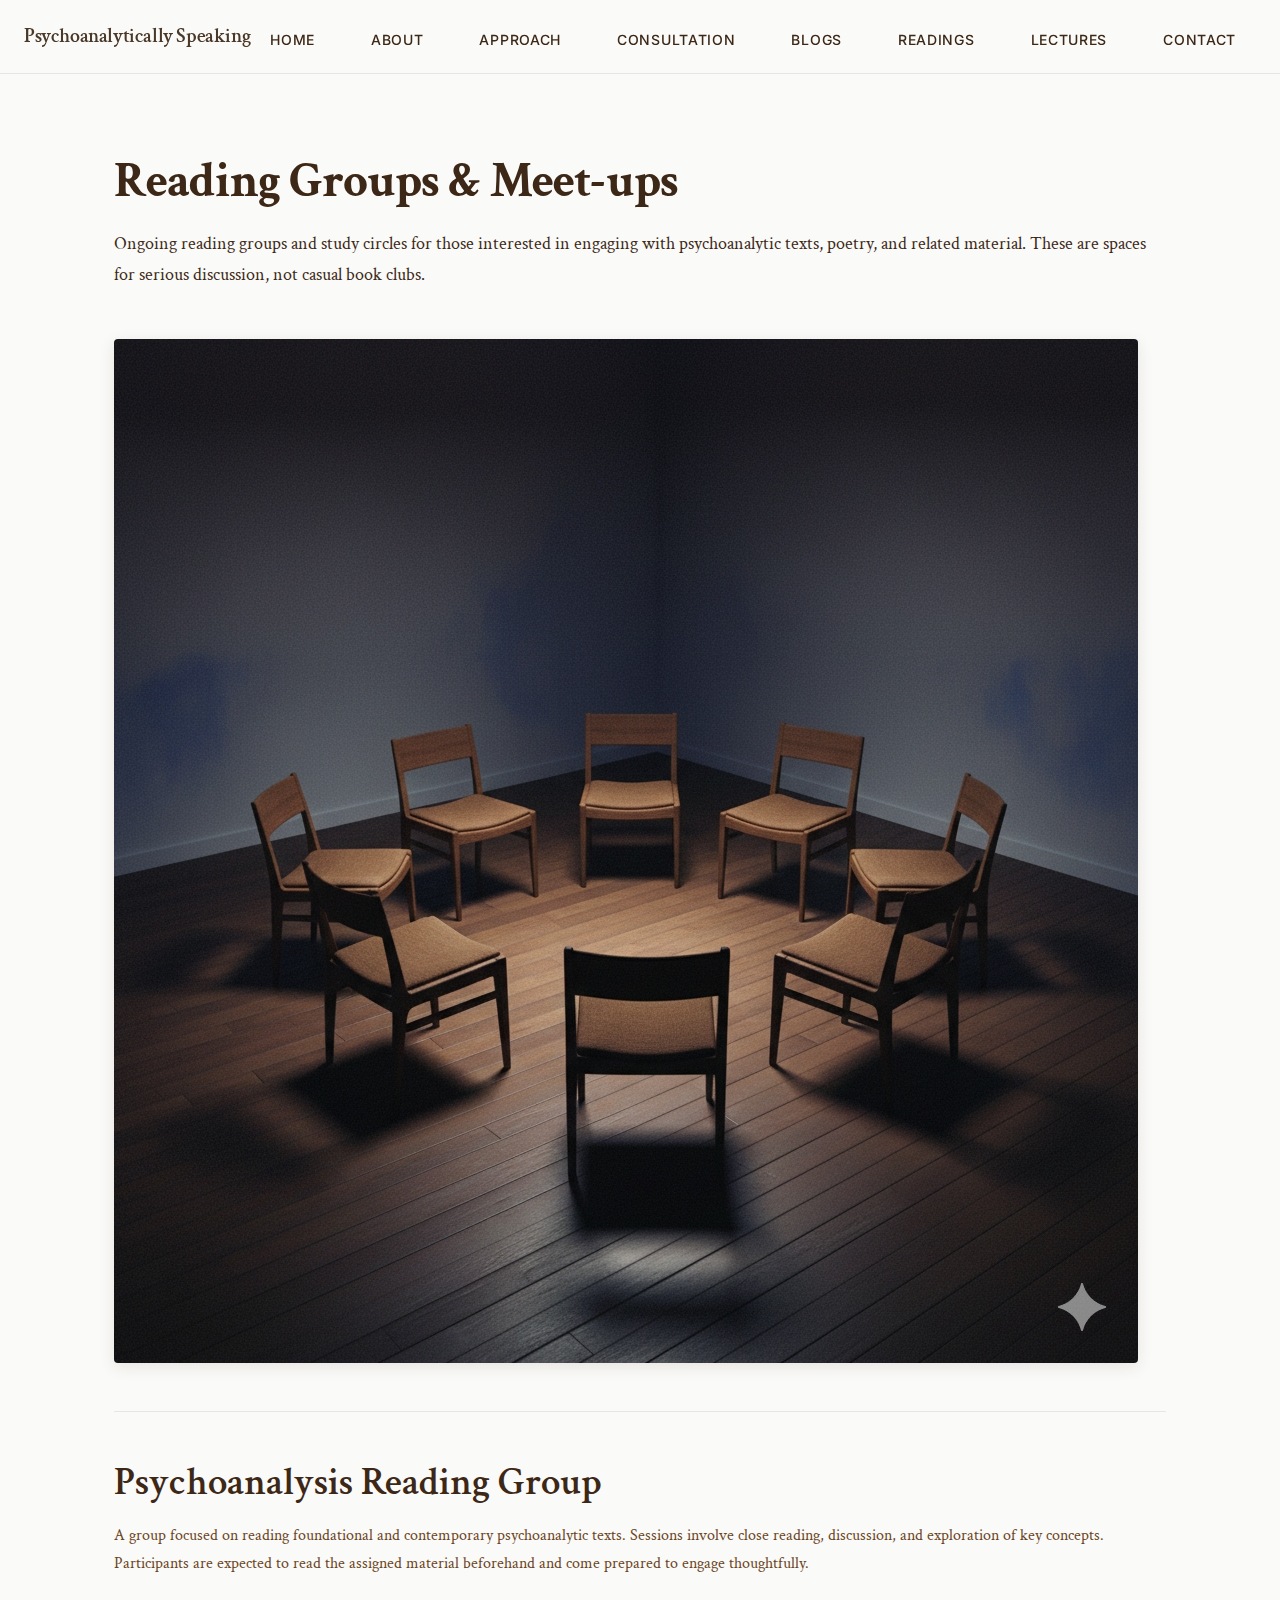
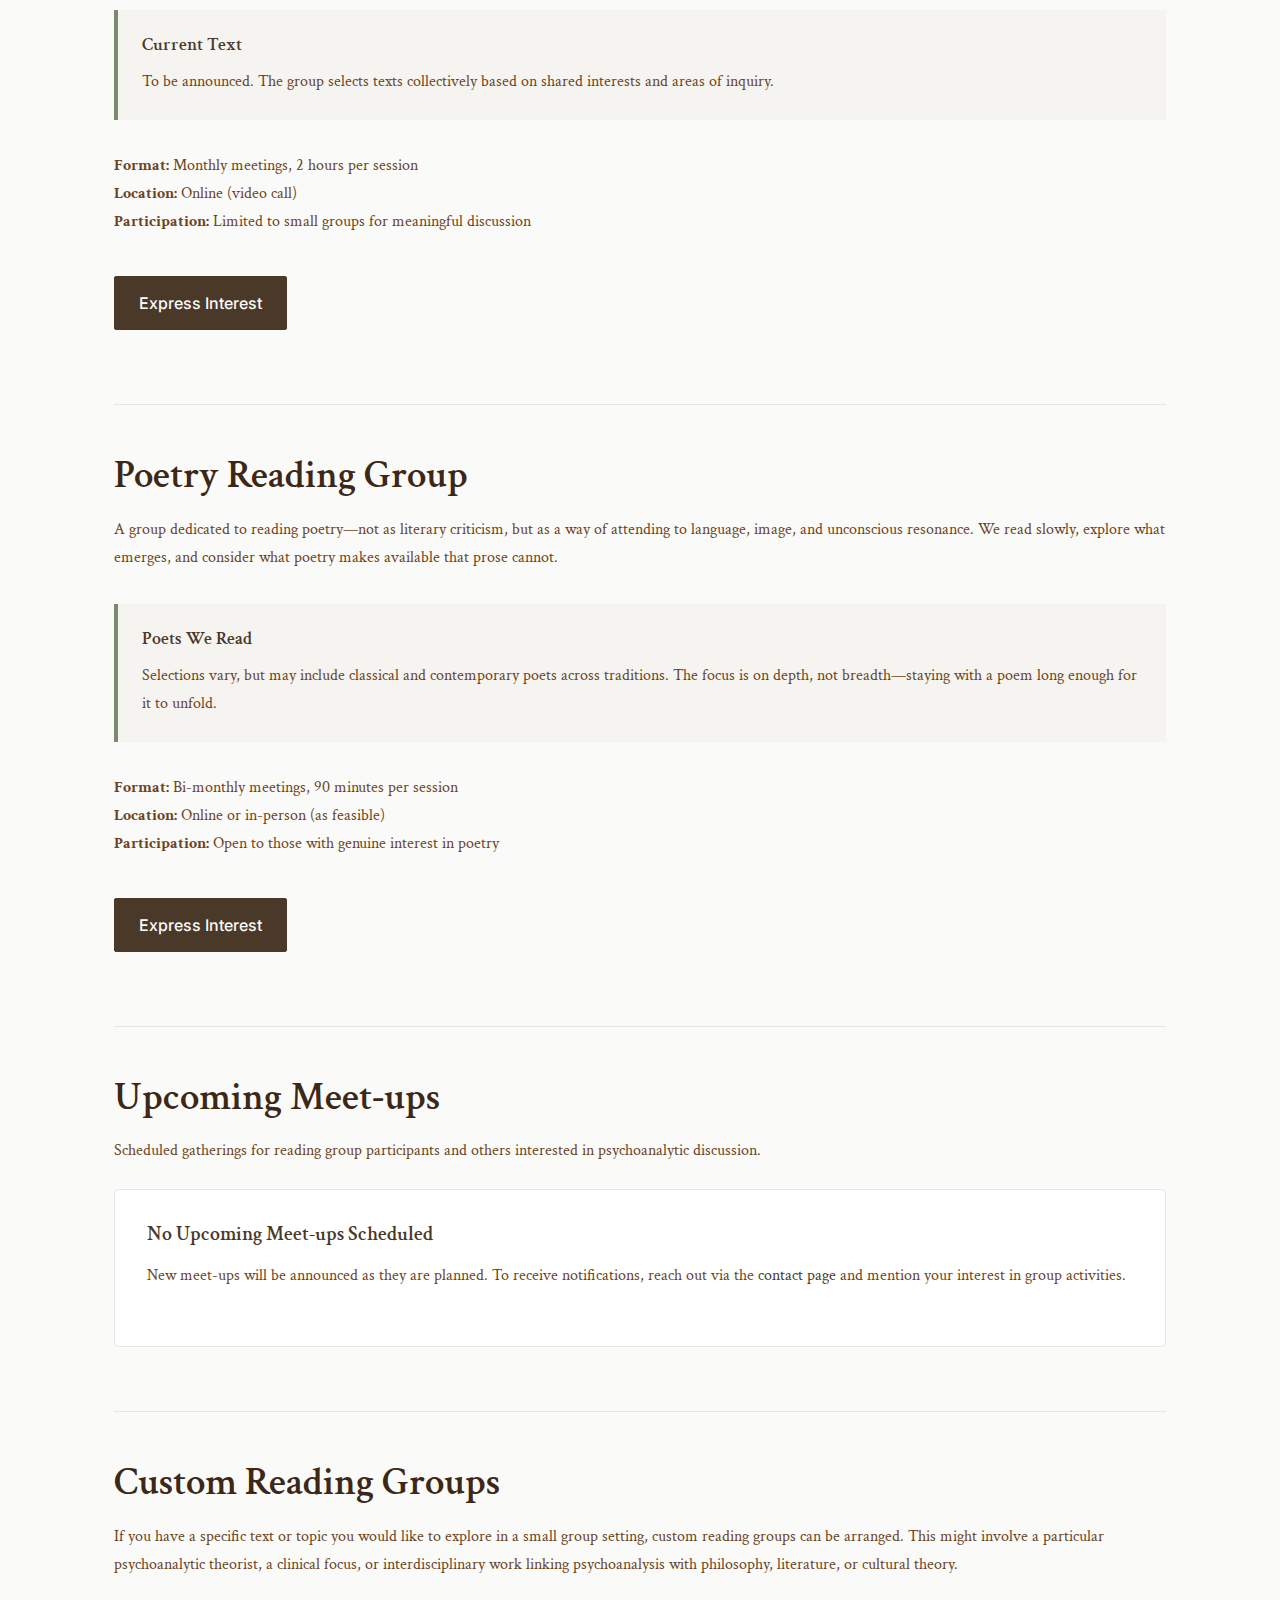
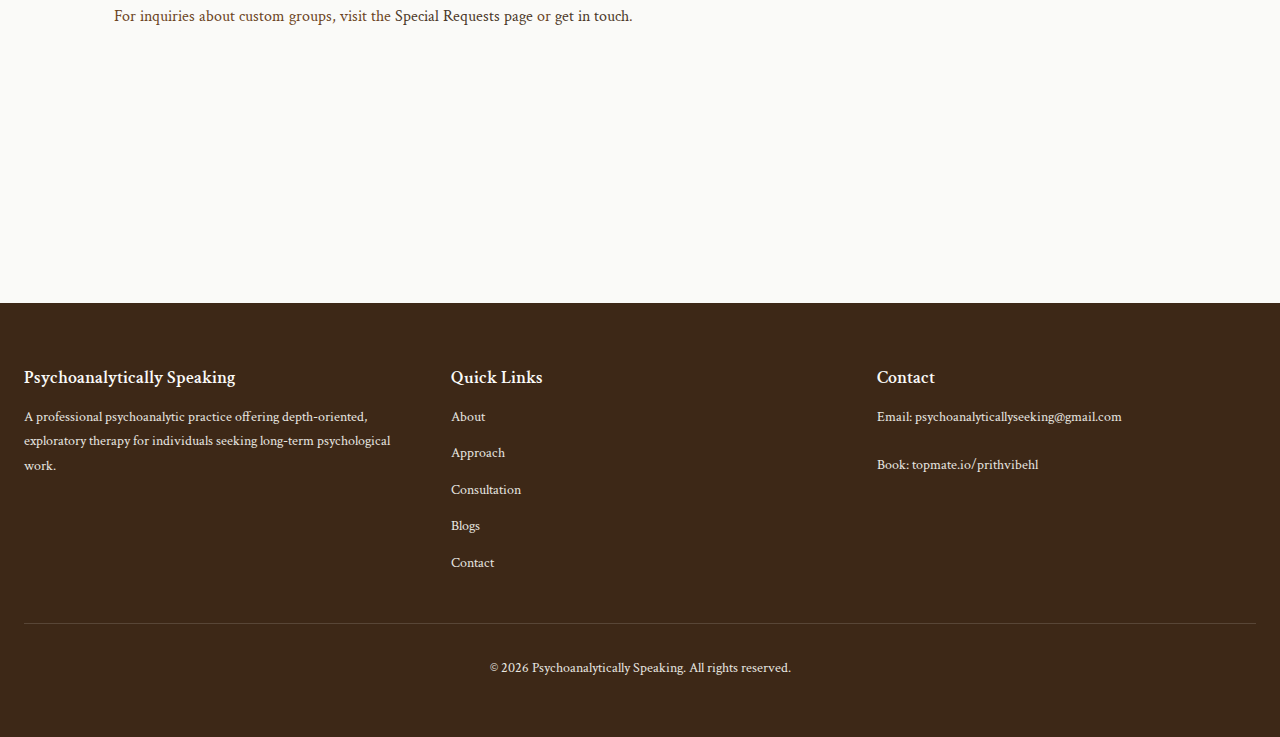
<file: reading-groups.html>
<!DOCTYPE html>
<html lang="en">

<head>
    <meta charset="UTF-8">
    <meta name="viewport" content="width=device-width, initial-scale=1.0">
    <meta name="description" content="Psychoanalysis and poetry reading groups, upcoming meet-ups and study circles.">
    <title>Reading Groups & Meet-ups | Psychoanalytically Speaking</title>
    <link rel="icon" type="image/png" href="favicon.png">

    <link rel="stylesheet" href="css/base.css">
    <link rel="stylesheet" href="css/design-system.css">
    <link rel="stylesheet" href="css/components.css">
    <link rel="stylesheet" href="css/pages.css">
    <link rel="stylesheet" href="css/animations.css">
    <link rel="stylesheet" href="css/pill-nav.css">
</head>

<body>
    <!-- Header with Pill Navigation -->
  <div class="pill-nav-container">
    <nav class="pill-nav" aria-label="Primary" role="navigation">
      <a class="pill-logo" href="index.html" aria-label="Home">
        <h1 class="site-title" style="margin: 0; font-size: var(--text-xl);">Psychoanalytically Speaking</h1>
      </a>

      <div class="pill-nav-items desktop-only">
        <ul class="pill-list" role="menubar">
          <li role="none">
            <a role="menuitem" href="index.html" class="pill" aria-label="Home">
              <span class="hover-circle" aria-hidden="true"></span>
              <span class="label-stack">
                <span class="pill-label">Home</span>
                <span class="pill-label-hover" aria-hidden="true">Home</span>
              </span>
            </a>
          </li>
          <li role="none">
            <a role="menuitem" href="about.html" class="pill" aria-label="About">
              <span class="hover-circle" aria-hidden="true"></span>
              <span class="label-stack">
                <span class="pill-label">About</span>
                <span class="pill-label-hover" aria-hidden="true">About</span>
              </span>
            </a>
          </li>
          <li role="none">
            <a role="menuitem" href="approach.html" class="pill" aria-label="Approach">
              <span class="hover-circle" aria-hidden="true"></span>
              <span class="label-stack">
                <span class="pill-label">Approach</span>
                <span class="pill-label-hover" aria-hidden="true">Approach</span>
              </span>
            </a>
          </li>
          <li role="none">
            <a role="menuitem" href="consultation.html" class="pill" aria-label="Consultation">
              <span class="hover-circle" aria-hidden="true"></span>
              <span class="label-stack">
                <span class="pill-label">Consultation</span>
                <span class="pill-label-hover" aria-hidden="true">Consultation</span>
              </span>
            </a>
          </li>
          <li role="none">
            <a role="menuitem" href="blogs.html" class="pill" aria-label="Blogs">
              <span class="hover-circle" aria-hidden="true"></span>
              <span class="label-stack">
                <span class="pill-label">Blogs</span>
                <span class="pill-label-hover" aria-hidden="true">Blogs</span>
              </span>
            </a>
          </li>
          <li role="none">
            <a role="menuitem" href="readings.html" class="pill" aria-label="Readings">
              <span class="hover-circle" aria-hidden="true"></span>
              <span class="label-stack">
                <span class="pill-label">Readings</span>
                <span class="pill-label-hover" aria-hidden="true">Readings</span>
              </span>
            </a>
          </li>
          <li role="none">
            <a role="menuitem" href="lectures.html" class="pill" aria-label="Lectures">
              <span class="hover-circle" aria-hidden="true"></span>
              <span class="label-stack">
                <span class="pill-label">Lectures</span>
                <span class="pill-label-hover" aria-hidden="true">Lectures</span>
              </span>
            </a>
          </li>
          <li role="none">
            <a role="menuitem" href="contact.html" class="pill" aria-label="Contact">
              <span class="hover-circle" aria-hidden="true"></span>
              <span class="label-stack">
                <span class="pill-label">Contact</span>
                <span class="pill-label-hover" aria-hidden="true">Contact</span>
              </span>
            </a>
          </li>
        </ul>
      </div>

      <button class="mobile-menu-button mobile-only" aria-label="Toggle menu">
        <span class="hamburger-line"></span>
        <span class="hamburger-line"></span>
      </button>
    </nav>

    <div class="mobile-menu-popover mobile-only">
      <ul class="mobile-menu-list">
        <li><a href="index.html" class="mobile-menu-link">Home</a></li>
        <li><a href="about.html" class="mobile-menu-link">About</a></li>
        <li><a href="approach.html" class="mobile-menu-link">Approach</a></li>
        <li><a href="consultation.html" class="mobile-menu-link">Consultation</a></li>
        <li><a href="blogs.html" class="mobile-menu-link">Blogs</a></li>
        <li><a href="readings.html" class="mobile-menu-link">Readings</a></li>
        <li><a href="lectures.html" class="mobile-menu-link">Lectures</a></li>
        <li><a href="contact.html" class="mobile-menu-link">Contact</a></li>
      </ul>
    </div>
  </div>

    <main>
        <section class="section py-16">
            <div class="container content-width">
                <h1>Reading Groups & Meet-ups</h1>

                <p class="text-large">
                    Ongoing reading groups and study circles for those interested in engaging with
                    psychoanalytic texts, poetry, and related material. These are spaces for serious
                    discussion, not casual book clubs.
                </p>

                <!-- Reading Group Circle Image -->
                <div class="reading-group-image-container reveal"
                    style="margin: var(--space-12) 0; text-align: center;">
                    <img src="images/reading-group-circle.jpg" alt="Circle of chairs arranged for group discussion"
                        style="max-width: 100%; height: auto; border-radius: var(--radius-md); box-shadow: var(--shadow-lg);">
                </div>

                <hr class="divider">

                <!-- Psychoanalysis Reading Group -->
                <div class="content-block">
                    <h2>Psychoanalysis Reading Group</h2>
                    <p>
                        A group focused on reading foundational and contemporary psychoanalytic texts.
                        Sessions involve close reading, discussion, and exploration of key concepts.
                        Participants are expected to read the assigned material beforehand and come
                        prepared to engage thoughtfully.
                    </p>

                    <div class="info-box">
                        <h4>Current Text</h4>
                        <p>
                            To be announced. The group selects texts collectively based on shared interests
                            and areas of inquiry.
                        </p>
                    </div>

                    <p class="mt-6">
                        <strong>Format:</strong> Monthly meetings, 2 hours per session<br>
                        <strong>Location:</strong> Online (video call)<br>
                        <strong>Participation:</strong> Limited to small groups for meaningful discussion
                    </p>

                    <a href="contact.html" class="btn btn-primary mt-4">Express Interest</a>
                </div>

                <hr class="divider">

                <!-- Poetry Reading Group -->
                <div class="content-block">
                    <h2>Poetry Reading Group</h2>
                    <p>
                        A group dedicated to reading poetry—not as literary criticism, but as a way of
                        attending to language, image, and unconscious resonance. We read slowly, explore
                        what emerges, and consider what poetry makes available that prose cannot.
                    </p>

                    <div class="info-box">
                        <h4>Poets We Read</h4>
                        <p>
                            Selections vary, but may include classical and contemporary poets across traditions.
                            The focus is on depth, not breadth—staying with a poem long enough for it to unfold.
                        </p>
                    </div>

                    <p class="mt-6">
                        <strong>Format:</strong> Bi-monthly meetings, 90 minutes per session<br>
                        <strong>Location:</strong> Online or in-person (as feasible)<br>
                        <strong>Participation:</strong> Open to those with genuine interest in poetry
                    </p>

                    <a href="contact.html" class="btn btn-primary mt-4">Express Interest</a>
                </div>

                <hr class="divider">

                <!-- Upcoming Meet-ups -->
                <div class="content-block">
                    <h2>Upcoming Meet-ups</h2>
                    <p>
                        Scheduled gatherings for reading group participants and others interested in
                        psychoanalytic discussion.
                    </p>

                    <div class="card mt-6">
                        <h3 class="card-title">No Upcoming Meet-ups Scheduled</h3>
                        <p class="card-content">
                            New meet-ups will be announced as they are planned. To receive notifications,
                            reach out via the <a href="contact.html" class="link-primary">contact page</a>
                            and mention your interest in group activities.
                        </p>
                    </div>
                </div>

                <hr class="divider">

                <!-- Special Requests -->
                <div class="content-block">
                    <h2>Custom Reading Groups</h2>
                    <p>
                        If you have a specific text or topic you would like to explore in a small group
                        setting, custom reading groups can be arranged. This might involve a particular
                        psychoanalytic theorist, a clinical focus, or interdisciplinary work linking
                        psychoanalysis with philosophy, literature, or cultural theory.
                    </p>
                    <p>
                        For inquiries about custom groups, visit the
                        <a href="special-requests.html" class="link-primary">Special Requests page</a>
                        or <a href="contact.html" class="link-primary">get in touch</a>.
                    </p>
                </div>
            </div>
        </section>
    </main>

    <footer class="site-footer">
        <div class="container">
            <div class="footer-content">
                <div class="footer-section">
                    <h4>Psychoanalytically Speaking</h4>
                    <p>
                        A professional psychoanalytic practice offering depth-oriented, exploratory therapy
                        for individuals seeking long-term psychological work.
                    </p>
                </div>

                <div class="footer-section">
                    <h4>Quick Links</h4>
                    <nav class="footer-nav">
                        <a href="about.html">About</a>
                        <a href="approach.html">Approach</a>
                        <a href="consultation.html">Consultation</a>
                        <a href="blogs.html">Blogs</a>
                        <a href="contact.html">Contact</a>
                    </nav>
                </div>

                <div class="footer-section">
                    <h4>Contact</h4>
                    <p>
                        Email: <a
                            href="mailto:psychoanalyticallyseeking@gmail.com">psychoanalyticallyseeking@gmail.com</a>
                    </p>
                    <p>
                        Book: <a href="https://topmate.io/prithvibehl/" target="_blank"
                            rel="noopener">topmate.io/prithvibehl</a>
                    </p>
                </div>
            </div>

            <div class="footer-bottom">
                <p>&copy; 2026 Psychoanalytically Speaking. All rights reserved.</p>
            </div>
        </div>
    </footer>

    <script src="js/pill-nav.js"></script>
    <script src="js/main.js"></script>
</body>

</html>
</file>
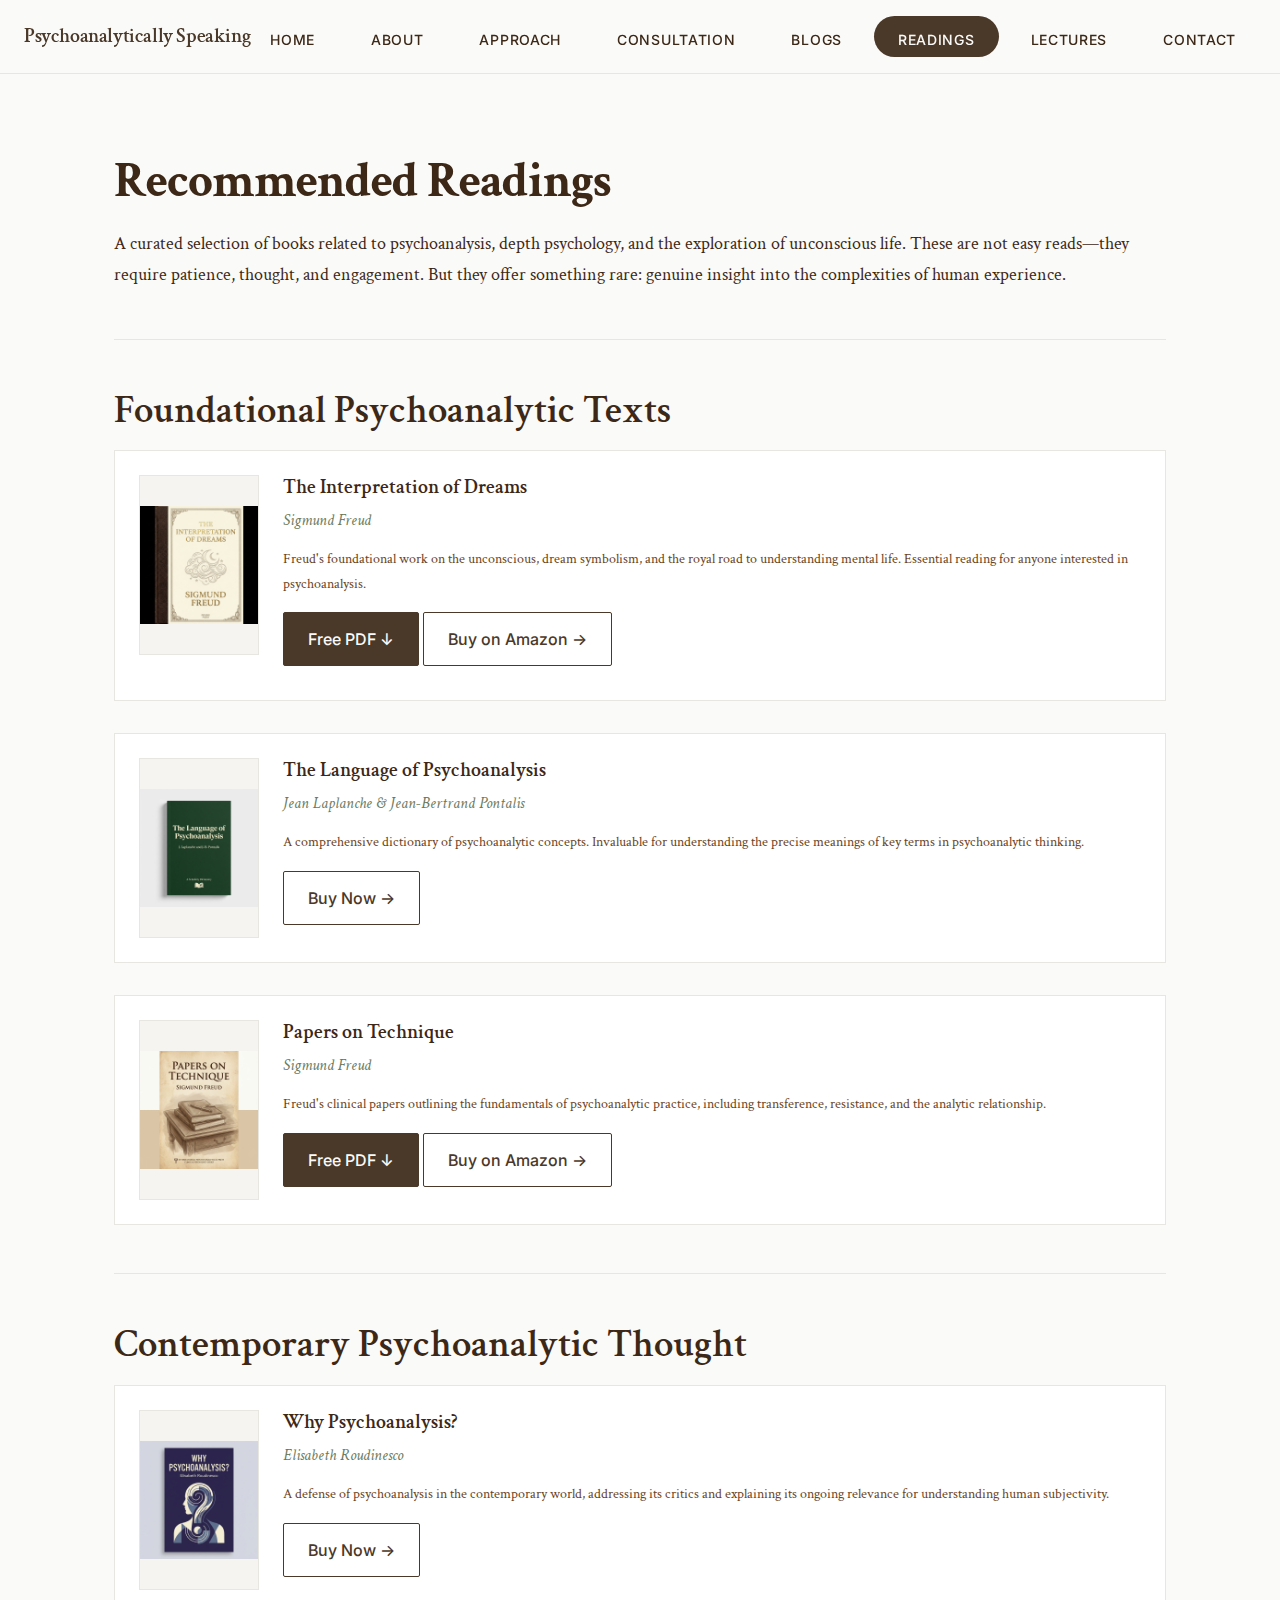
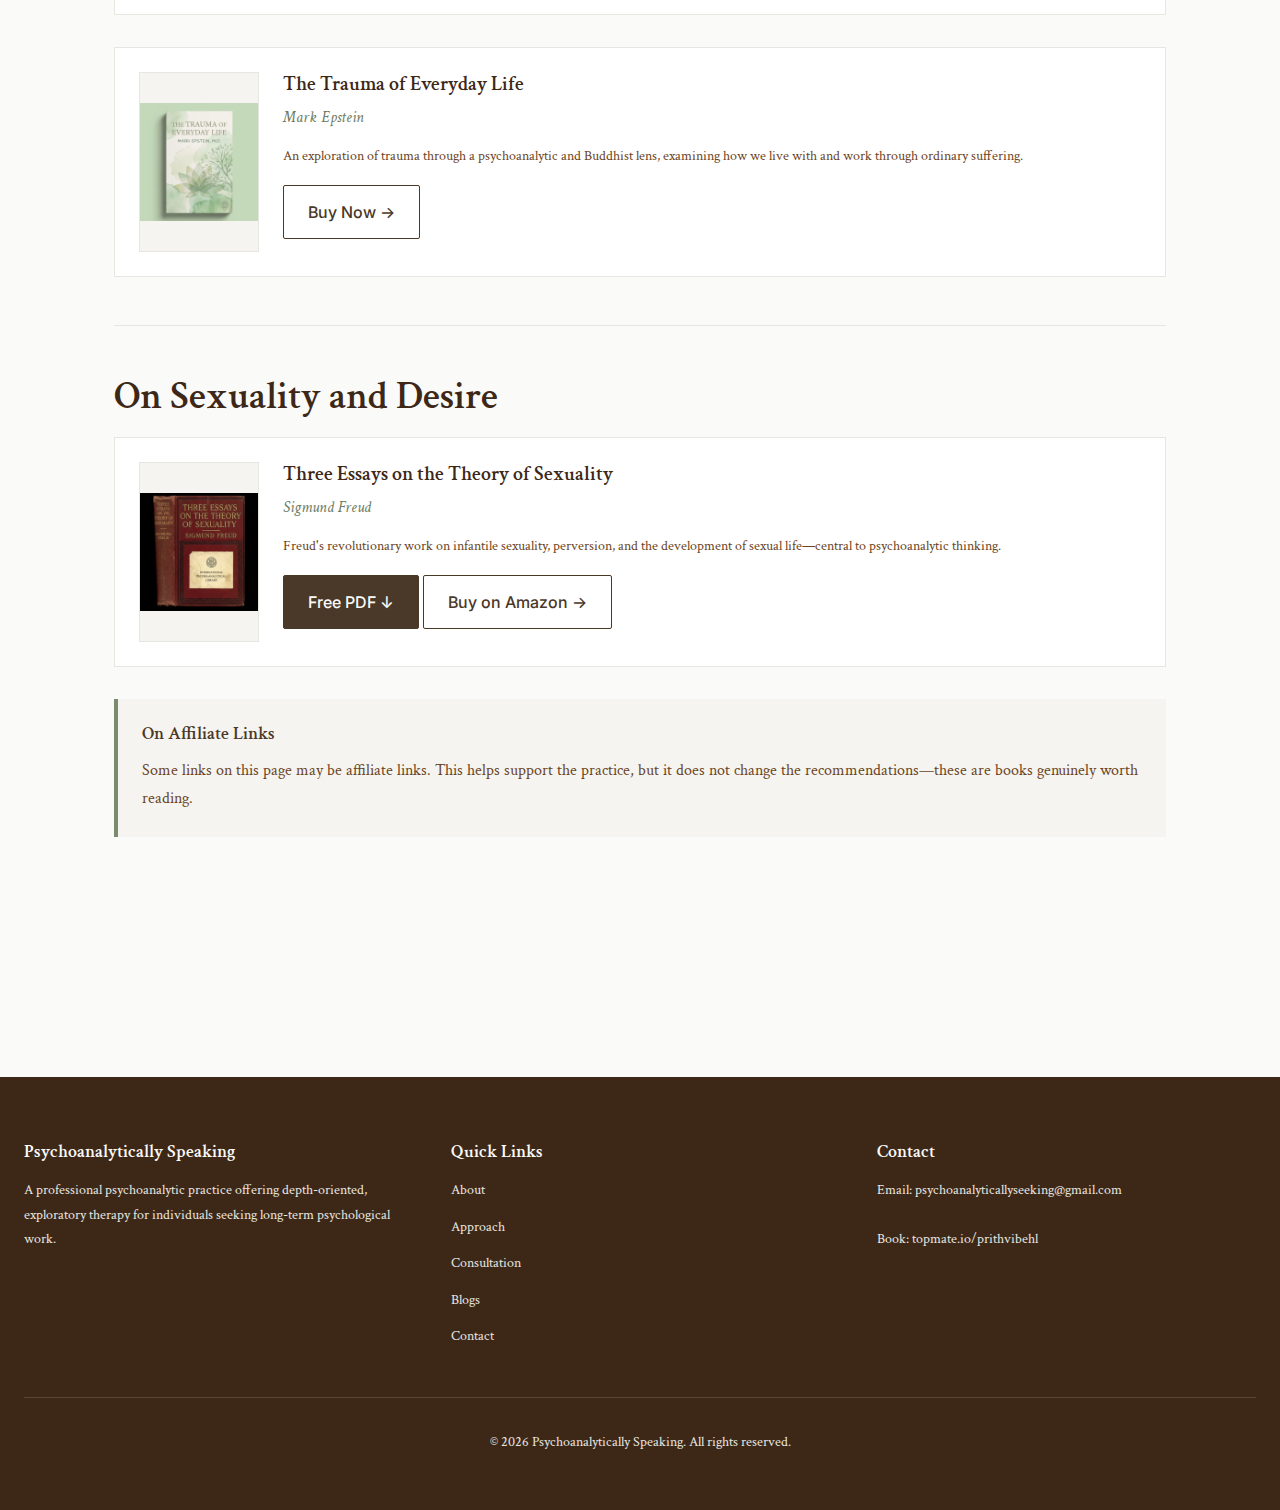
<file: readings.html>
<!DOCTYPE html>
<html lang="en">

<head>
  <meta charset="UTF-8">
  <meta name="viewport" content="width=device-width, initial-scale=1.0">
  <meta name="description"
    content="Curated recommended readings on psychoanalysis, depth psychology, and related fields.">
  <title>Recommended Readings | Psychoanalytically Speaking</title>
  <link rel="icon" type="image/png" href="favicon.png">

  <link rel="stylesheet" href="css/base.css">
  <link rel="stylesheet" href="css/design-system.css">
  <link rel="stylesheet" href="css/components.css">
  <link rel="stylesheet" href="css/pages.css">
  <link rel="stylesheet" href="css/animations.css">
  <link rel="stylesheet" href="css/pill-nav.css">
</head>

<body>
  <!-- Header with Pill Navigation -->
  <div class="pill-nav-container">
    <nav class="pill-nav" aria-label="Primary" role="navigation">
      <a class="pill-logo" href="index.html" aria-label="Home">
        <h1 class="site-title" style="margin: 0; font-size: var(--text-xl);">Psychoanalytically Speaking</h1>
      </a>

      <div class="pill-nav-items desktop-only">
        <ul class="pill-list" role="menubar">
          <li role="none">
            <a role="menuitem" href="index.html" class="pill" aria-label="Home">
              <span class="hover-circle" aria-hidden="true"></span>
              <span class="label-stack">
                <span class="pill-label">Home</span>
                <span class="pill-label-hover" aria-hidden="true">Home</span>
              </span>
            </a>
          </li>
          <li role="none">
            <a role="menuitem" href="about.html" class="pill" aria-label="About">
              <span class="hover-circle" aria-hidden="true"></span>
              <span class="label-stack">
                <span class="pill-label">About</span>
                <span class="pill-label-hover" aria-hidden="true">About</span>
              </span>
            </a>
          </li>
          <li role="none">
            <a role="menuitem" href="approach.html" class="pill" aria-label="Approach">
              <span class="hover-circle" aria-hidden="true"></span>
              <span class="label-stack">
                <span class="pill-label">Approach</span>
                <span class="pill-label-hover" aria-hidden="true">Approach</span>
              </span>
            </a>
          </li>
          <li role="none">
            <a role="menuitem" href="consultation.html" class="pill" aria-label="Consultation">
              <span class="hover-circle" aria-hidden="true"></span>
              <span class="label-stack">
                <span class="pill-label">Consultation</span>
                <span class="pill-label-hover" aria-hidden="true">Consultation</span>
              </span>
            </a>
          </li>
          <li role="none">
            <a role="menuitem" href="blogs.html" class="pill" aria-label="Blogs">
              <span class="hover-circle" aria-hidden="true"></span>
              <span class="label-stack">
                <span class="pill-label">Blogs</span>
                <span class="pill-label-hover" aria-hidden="true">Blogs</span>
              </span>
            </a>
          </li>
          <li role="none">
            <a role="menuitem" href="readings.html" class="pill is-active" aria-label="Readings">
              <span class="hover-circle" aria-hidden="true"></span>
              <span class="label-stack">
                <span class="pill-label">Readings</span>
                <span class="pill-label-hover" aria-hidden="true">Readings</span>
              </span>
            </a>
          </li>
          <li role="none">
            <a role="menuitem" href="lectures.html" class="pill" aria-label="Lectures">
              <span class="hover-circle" aria-hidden="true"></span>
              <span class="label-stack">
                <span class="pill-label">Lectures</span>
                <span class="pill-label-hover" aria-hidden="true">Lectures</span>
              </span>
            </a>
          </li>
          <li role="none">
            <a role="menuitem" href="contact.html" class="pill" aria-label="Contact">
              <span class="hover-circle" aria-hidden="true"></span>
              <span class="label-stack">
                <span class="pill-label">Contact</span>
                <span class="pill-label-hover" aria-hidden="true">Contact</span>
              </span>
            </a>
          </li>
        </ul>
      </div>

      <button class="mobile-menu-button mobile-only" aria-label="Toggle menu">
        <span class="hamburger-line"></span>
        <span class="hamburger-line"></span>
      </button>
    </nav>

    <div class="mobile-menu-popover mobile-only">
      <ul class="mobile-menu-list">
        <li><a href="index.html" class="mobile-menu-link">Home</a></li>
        <li><a href="about.html" class="mobile-menu-link">About</a></li>
        <li><a href="approach.html" class="mobile-menu-link">Approach</a></li>
        <li><a href="consultation.html" class="mobile-menu-link">Consultation</a></li>
        <li><a href="blogs.html" class="mobile-menu-link">Blogs</a></li>
        <li><a href="readings.html" class="mobile-menu-link is-active">Readings</a></li>
        <li><a href="lectures.html" class="mobile-menu-link">Lectures</a></li>
        <li><a href="contact.html" class="mobile-menu-link">Contact</a></li>
      </ul>
    </div>
  </div>

  <main>
    <section class="section py-16">
      <div class="container content-width">
        <h1>Recommended Readings</h1>

        <p class="text-large">
          A curated selection of books related to psychoanalysis, depth psychology, and the
          exploration of unconscious life. These are not easy reads—they require patience,
          thought, and engagement. But they offer something rare: genuine insight into the
          complexities of human experience.
        </p>

        <hr class="divider">

        <h2>Foundational Psychoanalytic Texts</h2>

        <div class="reading-list">
          <div class="reading-item">
            <div class="reading-cover"><img src="images/book-interpretation-dreams.png"
                alt="The Interpretation of Dreams book cover"></div>
            <div class="reading-details">
              <h3>The Interpretation of Dreams</h3>
              <p class="reading-author">Sigmund Freud</p>
              <p class="reading-description">
                Freud's foundational work on the unconscious, dream symbolism, and the royal road
                to understanding mental life. Essential reading for anyone interested in psychoanalysis.
              </p>
              <a href="https://www.gutenberg.org/ebooks/10467" target="_blank" rel="noopener"
                class="btn btn-primary">Free PDF ↓</a>
              <a href="https://www.amazon.com/Interpretation-Dreams-Complete-Definitive-Text/dp/0465019773"
                target="_blank" rel="noopener" class="btn btn-secondary">Buy on Amazon →</a>
            </div>
          </div>

          <div class="reading-item">
            <div class="reading-cover"><img src="images/book-language-psychoanalysis.png"
                alt="The Language of Psychoanalysis book cover"></div>
            <div class="reading-details">
              <h3>The Language of Psychoanalysis</h3>
              <p class="reading-author">Jean Laplanche & Jean-Bertrand Pontalis</p>
              <p class="reading-description">
                A comprehensive dictionary of psychoanalytic concepts. Invaluable for understanding
                the precise meanings of key terms in psychoanalytic thinking.
              </p>
              <a href="https://www.amazon.com/Language-Psycho-Analysis-Donald-Nicholson-Smith/dp/0946439494"
                target="_blank" rel="noopener" class="btn btn-secondary">Buy Now →</a>
            </div>
          </div>

          <div class="reading-item">
            <div class="reading-cover"><img src="images/book-papers-technique.png" alt="Papers on Technique book cover">
            </div>
            <div class="reading-details">
              <h3>Papers on Technique</h3>
              <p class="reading-author">Sigmund Freud</p>
              <p class="reading-description">
                Freud's clinical papers outlining the fundamentals of psychoanalytic practice,
                including transference, resistance, and the analytic relationship.
              </p>
              <a href="https://www.sigmundfreud.net/papers-on-technique.pdf" target="_blank" rel="noopener"
                class="btn btn-primary">Free PDF ↓</a>
              <a href="https://www.amazon.com/Freud-Technique-Papers-Sigmund/dp/0465024459" target="_blank"
                rel="noopener" class="btn btn-secondary">Buy on Amazon →</a>
            </div>
          </div>
        </div>

        <hr class="divider">

        <h2>Contemporary Psychoanalytic Thought</h2>

        <div class="reading-list">
          <div class="reading-item">
            <div class="reading-cover"><img src="images/book-why-psychoanalysis.png"
                alt="Why Psychoanalysis book cover"></div>
            <div class="reading-details">
              <h3>Why Psychoanalysis?</h3>
              <p class="reading-author">Elisabeth Roudinesco</p>
              <p class="reading-description">
                A defense of psychoanalysis in the contemporary world, addressing its critics and
                explaining its ongoing relevance for understanding human subjectivity.
              </p>
              <a href="https://www.amazon.com/Why-Psychoanalysis-European-Perspectives-Twentieth/dp/0231135939"
                target="_blank" rel="noopener" class="btn btn-secondary">Buy Now →</a>
            </div>
          </div>

          <div class="reading-item">
            <div class="reading-cover"><img src="images/book-trauma-everyday.png"
                alt="The Trauma of Everyday Life book cover"></div>
            <div class="reading-details">
              <h3>The Trauma of Everyday Life</h3>
              <p class="reading-author">Mark Epstein</p>
              <p class="reading-description">
                An exploration of trauma through a psychoanalytic and Buddhist lens, examining how
                we live with and work through ordinary suffering.
              </p>
              <a href="https://www.amazon.com/Trauma-Everyday-Life-Mark-Epstein/dp/0143125427" target="_blank"
                rel="noopener" class="btn btn-secondary">Buy Now →</a>
            </div>
          </div>
        </div>

        <hr class="divider">

        <h2>On Sexuality and Desire</h2>

        <div class="reading-list">
          <div class="reading-item">
            <div class="reading-cover"><img src="images/book-three-essays.png"
                alt="Three Essays on the Theory of Sexuality book cover"></div>
            <div class="reading-details">
              <h3>Three Essays on the Theory of Sexuality</h3>
              <p class="reading-author">Sigmund Freud</p>
              <p class="reading-description">
                Freud's revolutionary work on infantile sexuality, perversion, and the development
                of sexual life—central to psychoanalytic thinking.
              </p>
              <a href="https://www.gutenberg.org/ebooks/14969" target="_blank" rel="noopener"
                class="btn btn-primary">Free PDF ↓</a>
              <a href="https://www.amazon.com/Three-Essays-Theory-Sexuality-Sigmund/dp/1614270902" target="_blank"
                rel="noopener" class="btn btn-secondary">Buy on Amazon →</a>
            </div>
          </div>
        </div>

        <div class="info-box mt-16">
          <h4>On Affiliate Links</h4>
          <p>
            Some links on this page may be affiliate links. This helps support the practice,
            but it does not change the recommendations—these are books genuinely worth reading.
          </p>
        </div>
      </div>
    </section>
  </main>

  <footer class="site-footer">
    <div class="container">
      <div class="footer-content">
        <div class="footer-section">
          <h4>Psychoanalytically Speaking</h4>
          <p>
            A professional psychoanalytic practice offering depth-oriented, exploratory therapy
            for individuals seeking long-term psychological work.
          </p>
        </div>

        <div class="footer-section">
          <h4>Quick Links</h4>
          <nav class="footer-nav">
            <a href="about.html">About</a>
            <a href="approach.html">Approach</a>
            <a href="consultation.html">Consultation</a>
            <a href="blogs.html">Blogs</a>
            <a href="contact.html">Contact</a>
          </nav>
        </div>

        <div class="footer-section">
          <h4>Contact</h4>
          <p>
            Email: <a href="mailto:psychoanalyticallyseeking@gmail.com">psychoanalyticallyseeking@gmail.com</a>
          </p>
          <p>
            Book: <a href="https://topmate.io/prithvibehl/" target="_blank" rel="noopener">topmate.io/prithvibehl</a>
          </p>
        </div>
      </div>

      <div class="footer-bottom">
        <p>&copy; 2026 Psychoanalytically Speaking. All rights reserved.</p>
      </div>
    </div>
  </footer>

  <script src="js/pill-nav.js"></script>
  <script src="js/main.js"></script>
</body>

</html>
</file>
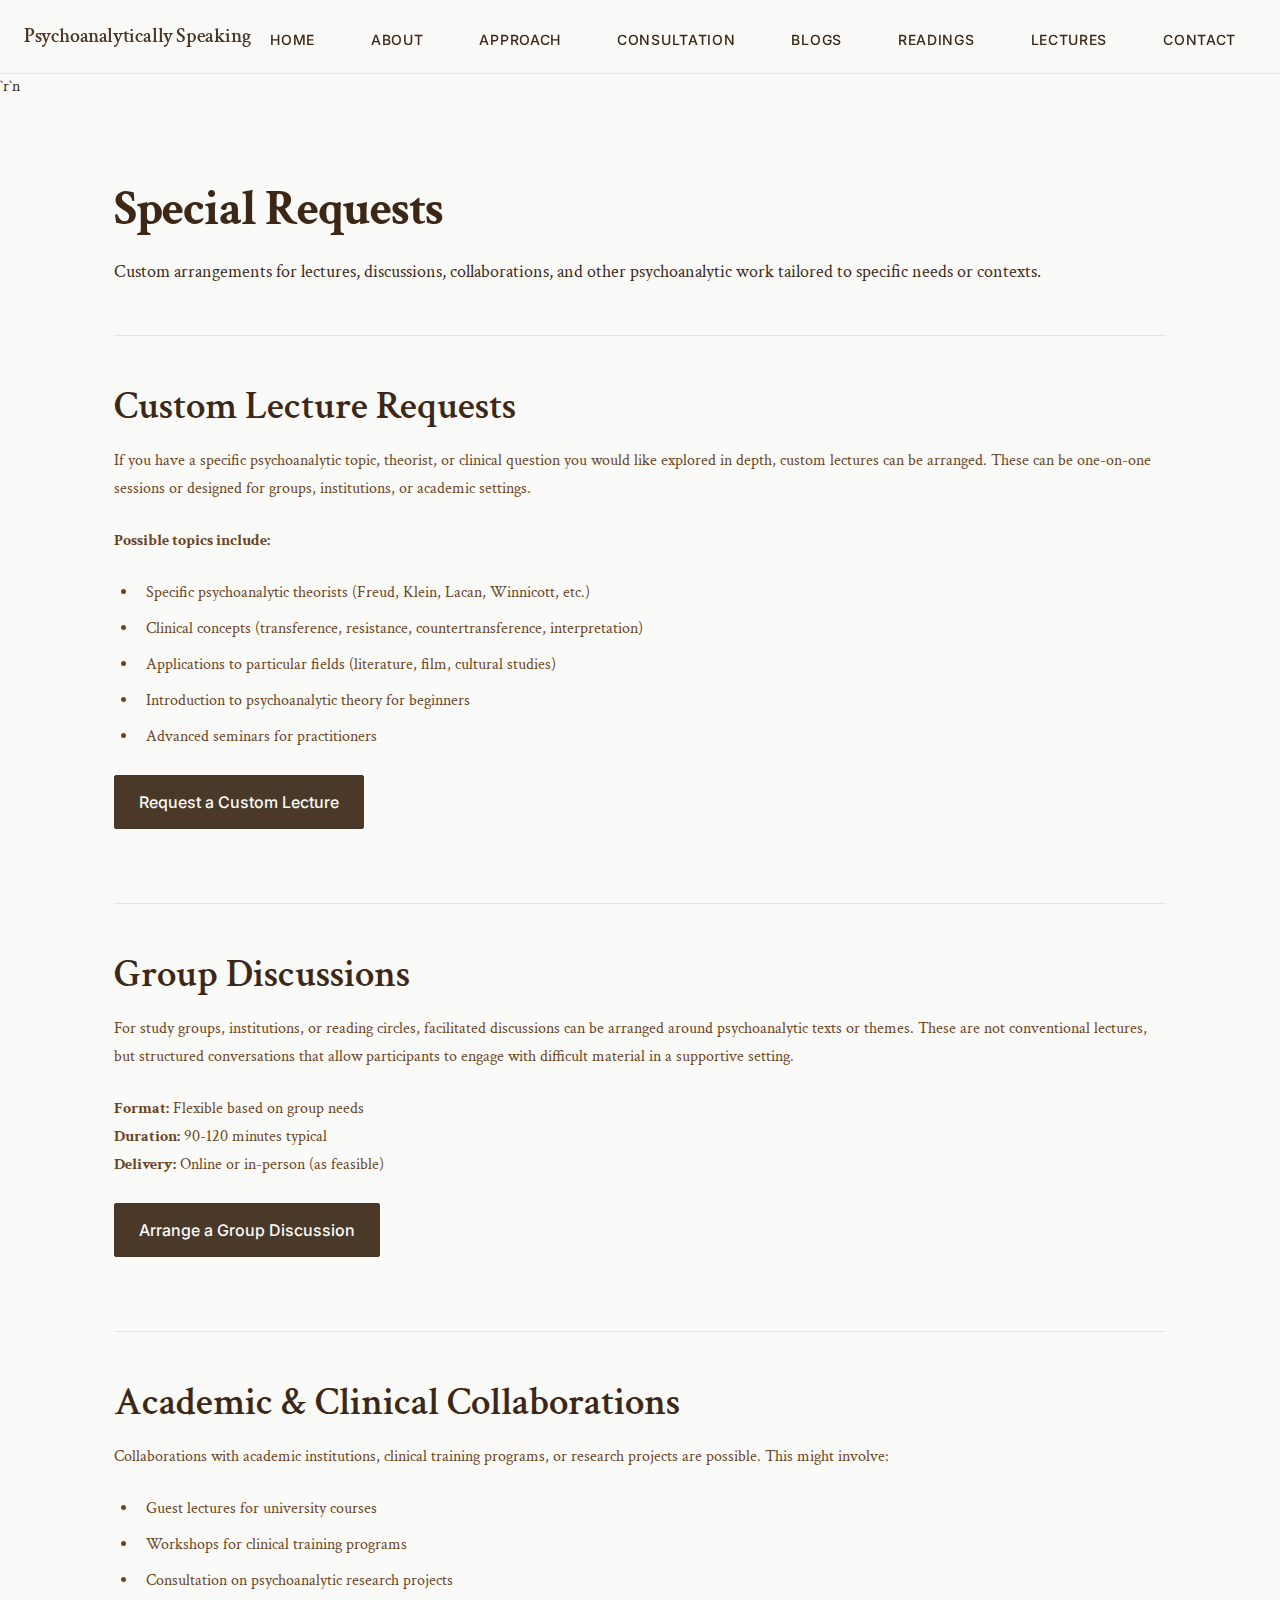
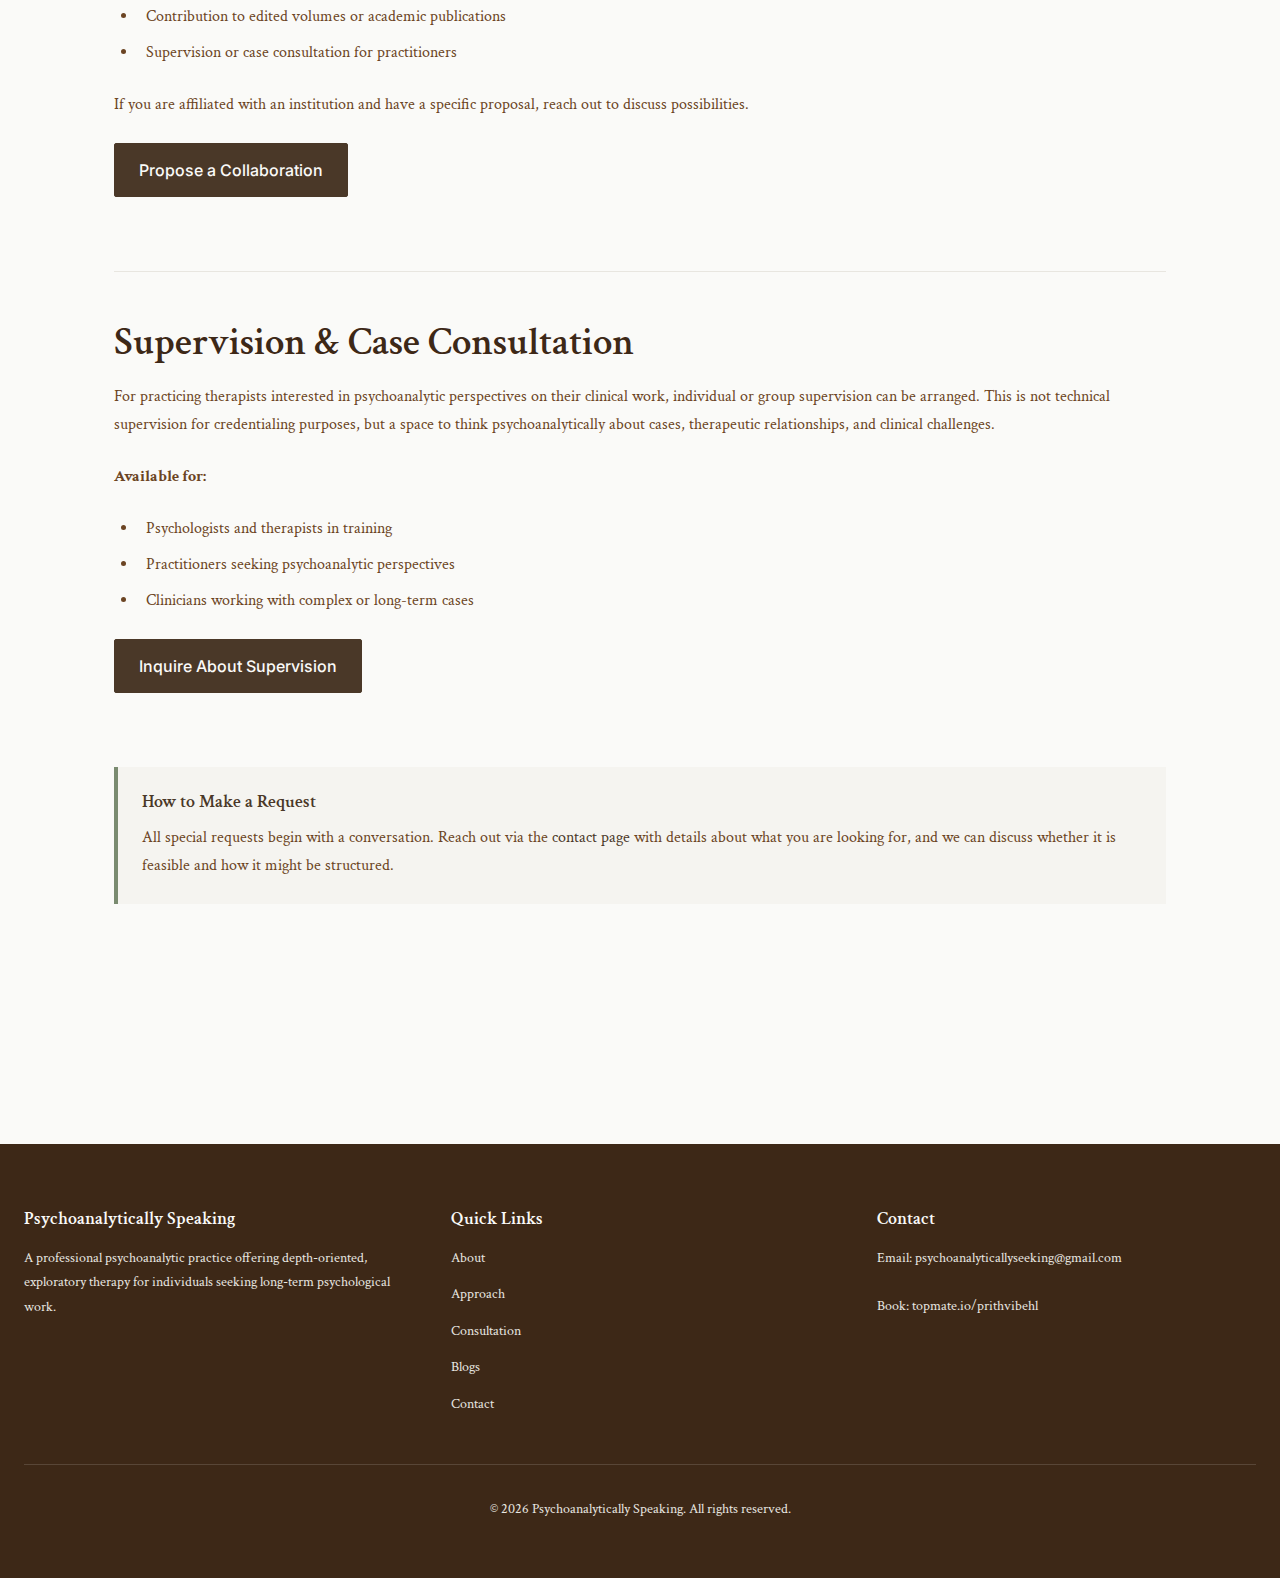
<file: special-requests.html>
<!DOCTYPE html>
<html lang="en">

<head>
    <meta charset="UTF-8">
    <meta name="viewport" content="width=device-width, initial-scale=1.0">
    <meta name="description"
        content="Special requests for custom lectures, group discussions, and academic or clinical collaborations.">
    <title>Special Requests | Psychoanalytically Speaking</title>
    <link rel="icon" type="image/png" href="favicon.png">

    <link rel="stylesheet" href="css/base.css">
    <link rel="stylesheet" href="css/design-system.css">
    <link rel="stylesheet" href="css/components.css">
    <link rel="stylesheet" href="css/pages.css">`r`n
    <link rel="stylesheet" href="css/animations.css">
    <link rel="stylesheet" href="css/pill-nav.css">
</head>

<body>
    <!-- Header with Pill Navigation -->
  <div class="pill-nav-container">
    <nav class="pill-nav" aria-label="Primary" role="navigation">
      <a class="pill-logo" href="index.html" aria-label="Home">
        <h1 class="site-title" style="margin: 0; font-size: var(--text-xl);">Psychoanalytically Speaking</h1>
      </a>

      <div class="pill-nav-items desktop-only">
        <ul class="pill-list" role="menubar">
          <li role="none">
            <a role="menuitem" href="index.html" class="pill" aria-label="Home">
              <span class="hover-circle" aria-hidden="true"></span>
              <span class="label-stack">
                <span class="pill-label">Home</span>
                <span class="pill-label-hover" aria-hidden="true">Home</span>
              </span>
            </a>
          </li>
          <li role="none">
            <a role="menuitem" href="about.html" class="pill" aria-label="About">
              <span class="hover-circle" aria-hidden="true"></span>
              <span class="label-stack">
                <span class="pill-label">About</span>
                <span class="pill-label-hover" aria-hidden="true">About</span>
              </span>
            </a>
          </li>
          <li role="none">
            <a role="menuitem" href="approach.html" class="pill" aria-label="Approach">
              <span class="hover-circle" aria-hidden="true"></span>
              <span class="label-stack">
                <span class="pill-label">Approach</span>
                <span class="pill-label-hover" aria-hidden="true">Approach</span>
              </span>
            </a>
          </li>
          <li role="none">
            <a role="menuitem" href="consultation.html" class="pill" aria-label="Consultation">
              <span class="hover-circle" aria-hidden="true"></span>
              <span class="label-stack">
                <span class="pill-label">Consultation</span>
                <span class="pill-label-hover" aria-hidden="true">Consultation</span>
              </span>
            </a>
          </li>
          <li role="none">
            <a role="menuitem" href="blogs.html" class="pill" aria-label="Blogs">
              <span class="hover-circle" aria-hidden="true"></span>
              <span class="label-stack">
                <span class="pill-label">Blogs</span>
                <span class="pill-label-hover" aria-hidden="true">Blogs</span>
              </span>
            </a>
          </li>
          <li role="none">
            <a role="menuitem" href="readings.html" class="pill" aria-label="Readings">
              <span class="hover-circle" aria-hidden="true"></span>
              <span class="label-stack">
                <span class="pill-label">Readings</span>
                <span class="pill-label-hover" aria-hidden="true">Readings</span>
              </span>
            </a>
          </li>
          <li role="none">
            <a role="menuitem" href="lectures.html" class="pill" aria-label="Lectures">
              <span class="hover-circle" aria-hidden="true"></span>
              <span class="label-stack">
                <span class="pill-label">Lectures</span>
                <span class="pill-label-hover" aria-hidden="true">Lectures</span>
              </span>
            </a>
          </li>
          <li role="none">
            <a role="menuitem" href="contact.html" class="pill" aria-label="Contact">
              <span class="hover-circle" aria-hidden="true"></span>
              <span class="label-stack">
                <span class="pill-label">Contact</span>
                <span class="pill-label-hover" aria-hidden="true">Contact</span>
              </span>
            </a>
          </li>
        </ul>
      </div>

      <button class="mobile-menu-button mobile-only" aria-label="Toggle menu">
        <span class="hamburger-line"></span>
        <span class="hamburger-line"></span>
      </button>
    </nav>

    <div class="mobile-menu-popover mobile-only">
      <ul class="mobile-menu-list">
        <li><a href="index.html" class="mobile-menu-link">Home</a></li>
        <li><a href="about.html" class="mobile-menu-link">About</a></li>
        <li><a href="approach.html" class="mobile-menu-link">Approach</a></li>
        <li><a href="consultation.html" class="mobile-menu-link">Consultation</a></li>
        <li><a href="blogs.html" class="mobile-menu-link">Blogs</a></li>
        <li><a href="readings.html" class="mobile-menu-link">Readings</a></li>
        <li><a href="lectures.html" class="mobile-menu-link">Lectures</a></li>
        <li><a href="contact.html" class="mobile-menu-link">Contact</a></li>
      </ul>
    </div>
  </div>

    <main>
        <section class="section py-16">
            <div class="container content-width">
                <h1>Special Requests</h1>

                <p class="text-large">
                    Custom arrangements for lectures, discussions, collaborations, and other psychoanalytic
                    work tailored to specific needs or contexts.
                </p>

                <hr class="divider">

                <div class="content-block">
                    <h2>Custom Lecture Requests</h2>
                    <p>
                        If you have a specific psychoanalytic topic, theorist, or clinical question you would
                        like explored in depth, custom lectures can be arranged. These can be one-on-one sessions
                        or designed for groups, institutions, or academic settings.
                    </p>
                    <p>
                        <strong>Possible topics include:</strong>
                    </p>
                    <ul>
                        <li>Specific psychoanalytic theorists (Freud, Klein, Lacan, Winnicott, etc.)</li>
                        <li>Clinical concepts (transference, resistance, countertransference, interpretation)</li>
                        <li>Applications to particular fields (literature, film, cultural studies)</li>
                        <li>Introduction to psychoanalytic theory for beginners</li>
                        <li>Advanced seminars for practitioners</li>
                    </ul>
                    <p class="mt-6">
                        <a href="contact.html" class="btn btn-primary">Request a Custom Lecture</a>
                    </p>
                </div>

                <hr class="divider">

                <div class="content-block">
                    <h2>Group Discussions</h2>
                    <p>
                        For study groups, institutions, or reading circles, facilitated discussions can be
                        arranged around psychoanalytic texts or themes. These are not conventional lectures,
                        but structured conversations that allow participants to engage with difficult material
                        in a supportive setting.
                    </p>
                    <p>
                        <strong>Format:</strong> Flexible based on group needs<br>
                        <strong>Duration:</strong> 90-120 minutes typical<br>
                        <strong>Delivery:</strong> Online or in-person (as feasible)
                    </p>
                    <p class="mt-6">
                        <a href="contact.html" class="btn btn-primary">Arrange a Group Discussion</a>
                    </p>
                </div>

                <hr class="divider">

                <div class="content-block">
                    <h2>Academic & Clinical Collaborations</h2>
                    <p>
                        Collaborations with academic institutions, clinical training programs, or research
                        projects are possible. This might involve:
                    </p>
                    <ul>
                        <li>Guest lectures for university courses</li>
                        <li>Workshops for clinical training programs</li>
                        <li>Consultation on psychoanalytic research projects</li>
                        <li>Contribution to edited volumes or academic publications</li>
                        <li>Supervision or case consultation for practitioners</li>
                    </ul>
                    <p>
                        If you are affiliated with an institution and have a specific proposal, reach out
                        to discuss possibilities.
                    </p>
                    <p class="mt-6">
                        <a href="contact.html" class="btn btn-primary">Propose a Collaboration</a>
                    </p>
                </div>

                <hr class="divider">

                <div class="content-block">
                    <h2>Supervision & Case Consultation</h2>
                    <p>
                        For practicing therapists interested in psychoanalytic perspectives on their clinical
                        work, individual or group supervision can be arranged. This is not technical supervision
                        for credentialing purposes, but a space to think psychoanalytically about cases,
                        therapeutic relationships, and clinical challenges.
                    </p>
                    <p>
                        <strong>Available for:</strong>
                    </p>
                    <ul>
                        <li>Psychologists and therapists in training</li>
                        <li>Practitioners seeking psychoanalytic perspectives</li>
                        <li>Clinicians working with complex or long-term cases</li>
                    </ul>
                    <p class="mt-6">
                        <a href="contact.html" class="btn btn-primary">Inquire About Supervision</a>
                    </p>
                </div>

                <div class="info-box mt-16">
                    <h4>How to Make a Request</h4>
                    <p>
                        All special requests begin with a conversation. Reach out via the
                        <a href="contact.html" class="link-primary">contact page</a> with details about what
                        you are looking for, and we can discuss whether it is feasible and how it might be
                        structured.
                    </p>
                </div>
            </div>
        </section>
    </main>

    <footer class="site-footer">
        <div class="container">
            <div class="footer-content">
                <div class="footer-section">
                    <h4>Psychoanalytically Speaking</h4>
                    <p>
                        A professional psychoanalytic practice offering depth-oriented, exploratory therapy
                        for individuals seeking long-term psychological work.
                    </p>
                </div>

                <div class="footer-section">
                    <h4>Quick Links</h4>
                    <nav class="footer-nav">
                        <a href="about.html">About</a>
                        <a href="approach.html">Approach</a>
                        <a href="consultation.html">Consultation</a>
                        <a href="blogs.html">Blogs</a>
                        <a href="contact.html">Contact</a>
                    </nav>
                </div>

                <div class="footer-section">
                    <h4>Contact</h4>
                    <p>
                        Email: <a
                            href="mailto:psychoanalyticallyseeking@gmail.com">psychoanalyticallyseeking@gmail.com</a>
                    </p>
                    <p>
                        Book: <a href="https://topmate.io/prithvibehl/" target="_blank"
                            rel="noopener">topmate.io/prithvibehl</a>
                    </p>
                </div>
            </div>

            <div class="footer-bottom">
                <p>&copy; 2026 Psychoanalytically Speaking. All rights reserved.</p>
            </div>
        </div>
    </footer>

    <script src="js/pill-nav.js"></script>
    <script src="js/main.js"></script>
</body>

</html>
</file>
<file: css/design-system.css>
/* ===================================
   DESIGN SYSTEM
   Color Palette, Typography, Spacing
   =================================== */

@import url('https://fonts.googleapis.com/css2?family=Crimson+Text:ital,wght@0,400;0,600;0,700;1,400&family=Inter:wght@300;400;500&display=swap');

:root {
    /* ============ COLOR PALETTE ============ */

    /* Coffee / Cinnamon / Dark Brown */
    --color-brown-darker: #3D2817;
    --color-brown-dark: #4A3828;
    --color-brown-medium: #6B4423;
    --color-brown-light: #8B6F47;

    /* Sage / Olive Green */
    --color-green-dark: #6B7A5E;
    --color-green-medium: #7A8B70;
    --color-green-light: #8B9A7E;
    --color-green-pale: #A8B89C;

    /* Indigo Blue (accent only) */
    --color-indigo: #4A5899;
    --color-indigo-light: #6B7DB5;

    /* Base colors */
    --color-white: #FFFFFF;
    --color-off-white: #FAFAF8;
    --color-cream: #F5F4F0;
    --color-cream-dark: #E8E6E0;

    /* Semantic colors */
    --color-primary: var(--color-brown-dark);
    --color-secondary: var(--color-green-medium);
    --color-accent: var(--color-indigo);
    --color-background: var(--color-off-white);
    --color-surface: var(--color-white);
    --color-text-primary: var(--color-brown-darker);
    --color-text-secondary: var(--color-brown-medium);
    --color-text-muted: var(--color-green-dark);
    --color-border: var(--color-cream-dark);

    /* ============ TYPOGRAPHY ============ */

    /* Font families */
    --font-serif: 'Crimson Text', Georgia, serif;
    --font-sans: 'Inter', -apple-system, BlinkMacSystemFont, 'Segoe UI', sans-serif;

    /* Font sizes - modular scale (1.25 ratio) */
    --text-xs: 0.80rem;
    /* 12.8px */
    --text-sm: 0.875rem;
    /* 14px */
    --text-base: 1rem;
    /* 16px */
    --text-lg: 1.125rem;
    /* 18px */
    --text-xl: 1.25rem;
    /* 20px */
    --text-2xl: 1.563rem;
    /* 25px */
    --text-3xl: 1.953rem;
    /* 31.25px */
    --text-4xl: 2.441rem;
    /* 39px */
    --text-5xl: 3.052rem;
    /* 48.8px */

    /* Line heights */
    --leading-tight: 1.2;
    --leading-snug: 1.4;
    --leading-normal: 1.6;
    --leading-relaxed: 1.75;
    --leading-loose: 2;

    /* Font weights */
    --weight-light: 300;
    --weight-normal: 400;
    --weight-medium: 500;
    --weight-semibold: 600;
    --weight-bold: 700;

    /* ============ SPACING ============ */

    /* Spacing scale - 4px base unit */
    --space-1: 0.25rem;
    /* 4px */
    --space-2: 0.5rem;
    /* 8px */
    --space-3: 0.75rem;
    /* 12px */
    --space-4: 1rem;
    /* 16px */
    --space-5: 1.25rem;
    /* 20px */
    --space-6: 1.5rem;
    /* 24px */
    --space-8: 2rem;
    /* 32px */
    --space-10: 2.5rem;
    /* 40px */
    --space-12: 3rem;
    /* 48px */
    --space-16: 4rem;
    /* 64px */
    --space-20: 5rem;
    /* 80px */
    --space-24: 6rem;
    /* 96px */
    --space-32: 8rem;
    /* 128px */

    /* ============ LAYOUT ============ */

    --container-max-width: 1400px;
    /* Was: 1200px - wider for better space usage */
    --content-max-width: 1100px;
    /* Was: 720px - much wider for normal layouts */
    --container-padding: var(--space-6);

    /* Border radius */
    --radius-sm: 2px;
    --radius-md: 4px;
    --radius-lg: 8px;

    /* Transitions */
    --transition-fast: 150ms ease;
    --transition-base: 250ms ease;
    --transition-slow: 400ms ease;

    /* Shadows - very subtle */
    --shadow-sm: 0 1px 2px rgba(61, 40, 23, 0.05);
    --shadow-md: 0 2px 8px rgba(61, 40, 23, 0.08);
    --shadow-lg: 0 4px 16px rgba(61, 40, 23, 0.1);
}

/* ============ TYPOGRAPHY STYLES ============ */

body {
    font-family: var(--font-serif);
    font-size: var(--text-base);
    line-height: var(--leading-relaxed);
    color: var(--color-text-primary);
    background-color: var(--color-background);
}

h1,
h2,
h3,
h4,
h5,
h6 {
    font-family: var(--font-serif);
    line-height: var(--leading-tight);
    font-weight: var(--weight-semibold);
    color: var(--color-text-primary);
    margin-bottom: var(--space-4);
}

h1 {
    font-size: var(--text-5xl);
    font-weight: var(--weight-bold);
    letter-spacing: -0.02em;
}

h2 {
    font-size: var(--text-4xl);
    font-weight: var(--weight-semibold);
}

h3 {
    font-size: var(--text-3xl);
}

h4 {
    font-size: var(--text-2xl);
}

h5 {
    font-size: var(--text-xl);
}

h6 {
    font-size: var(--text-lg);
}

p {
    margin-bottom: var(--space-6);
    /* Removed max-width: 65ch to allow full container width */
}

/* Body text variations */
.text-large {
    font-size: var(--text-lg);
    line-height: var(--leading-relaxed);
}

.text-small {
    font-size: var(--text-sm);
}

.text-muted {
    color: var(--color-text-muted);
}

.text-secondary {
    color: var(--color-text-secondary);
}

/* Sans-serif utility */
.font-sans {
    font-family: var(--font-sans);
}

/* Link styles */
a {
    color: var(--color-text-primary);
    transition: color var(--transition-base);
}

a:hover {
    color: var(--color-green-dark);
}

a:focus {
    outline: 2px solid var(--color-indigo);
    outline-offset: 2px;
}

/* Emphasized links */
.link-primary {
    color: var(--color-primary);
    border-bottom: 1px solid transparent;
    transition: border-color var(--transition-base);
}

.link-primary:hover {
    border-bottom-color: var(--color-green-medium);
}

/* ============ UTILITY CLASSES ============ */

/* Container - properly centered with responsive width */
.container {
    max-width: 1400px;
    width: 100%;
    margin-left: auto;
    margin-right: auto;
    padding-left: var(--container-padding);
    padding-right: var(--container-padding);
}

.content-width {
    max-width: 1100px;
    width: 100%;
    margin-left: auto;
    margin-right: auto;
}

/* Spacing utilities */
.mt-1 {
    margin-top: var(--space-1);
}

.mt-2 {
    margin-top: var(--space-2);
}

.mt-4 {
    margin-top: var(--space-4);
}

.mt-6 {
    margin-top: var(--space-6);
}

.mt-8 {
    margin-top: var(--space-8);
}

.mt-12 {
    margin-top: var(--space-12);
}

.mt-16 {
    margin-top: var(--space-16);
}

.mb-1 {
    margin-bottom: var(--space-1);
}

.mb-2 {
    margin-bottom: var(--space-2);
}

.mb-4 {
    margin-bottom: var(--space-4);
}

.mb-6 {
    margin-bottom: var(--space-6);
}

.mb-8 {
    margin-bottom: var(--space-8);
}

.mb-12 {
    margin-bottom: var(--space-12);
}

.mb-16 {
    margin-bottom: var(--space-16);
}

.py-4 {
    padding-top: var(--space-4);
    padding-bottom: var(--space-4);
}

.py-6 {
    padding-top: var(--space-6);
    padding-bottom: var(--space-6);
}

.py-8 {
    padding-top: var(--space-8);
    padding-bottom: var(--space-8);
}

.py-12 {
    padding-top: var(--space-12);
    padding-bottom: var(--space-12);
}

.py-16 {
    padding-top: var(--space-16);
    padding-bottom: var(--space-16);
}

.py-20 {
    padding-top: var(--space-20);
    padding-bottom: var(--space-20);
}

/* Visual helpers */
.divider {
    height: 1px;
    background-color: var(--color-border);
    border: none;
    margin: var(--space-12) 0;
}

/* Responsive */
@media (max-width: 768px) {
    :root {
        --text-5xl: 2.441rem;
        --text-4xl: 1.953rem;
        --text-3xl: 1.563rem;
        --container-padding: var(--space-4);
    }

    h1 {
        font-size: var(--text-4xl);
    }

    p {
        margin-bottom: var(--space-4);
    }
}
</file>
<file: css/components.css>
/* ===================================
   COMPONENTS
   Reusable UI Components
   =================================== */

/* ============ NAVIGATION ============ */

.site-header {
    background-color: var(--color-surface);
    border-bottom: 1px solid var(--color-border);
    padding: var(--space-6) 0;
    position: sticky;
    top: 0;
    z-index: 100;
    backdrop-filter: blur(8px);
    background-color: rgba(255, 255, 255, 0.95);
}

.site-header .container {
    display: flex;
    justify-content: space-between;
    align-items: center;
    gap: var(--space-8);
}

.site-title {
    font-size: var(--text-2xl);
    font-weight: var(--weight-semibold);
    font-family: var(--font-serif);
    color: var(--color-brown-dark);
    margin: 0;
}

.site-title a {
    color: inherit;
}

.site-title a:hover {
    color: var(--color-green-dark);
}

.site-nav {
    display: flex;
    align-items: center;
    gap: var(--space-8);
}

.site-nav a {
    font-family: var(--font-sans);
    font-size: var(--text-sm);
    font-weight: var(--weight-medium);
    color: var(--color-text-secondary);
    text-transform: uppercase;
    letter-spacing: 0.05em;
    padding: var(--space-2) var(--space-3);
    border-bottom: 2px solid transparent;
    transition: all var(--transition-base);
}

.site-nav a:hover,
.site-nav a.active {
    color: var(--color-text-primary);
    border-bottom-color: var(--color-green-medium);
}

/* Mobile menu toggle */
.menu-toggle {
    display: none;
    flex-direction: column;
    gap: 4px;
    padding: var(--space-2);
}

.menu-toggle span {
    display: block;
    width: 24px;
    height: 2px;
    background-color: var(--color-brown-dark);
    transition: all var(--transition-base);
}

/* ============ FOOTER ============ */

.site-footer {
    background-color: var(--color-brown-darker);
    color: var(--color-cream);
    padding: var(--space-16) 0 var(--space-8);
    margin-top: var(--space-32);
}

.footer-content {
    display: grid;
    grid-template-columns: repeat(auto-fit, minmax(250px, 1fr));
    gap: var(--space-12);
    margin-bottom: var(--space-12);
}

.footer-section h4 {
    color: var(--color-off-white);
    font-size: var(--text-lg);
    margin-bottom: var(--space-4);
}

.footer-section p,
.footer-section a {
    color: var(--color-cream-dark);
    font-size: var(--text-sm);
    line-height: var(--leading-relaxed);
}

.footer-section a:hover {
    color: var(--color-off-white);
}

.footer-nav {
    display: flex;
    flex-direction: column;
    gap: var(--space-3);
}

.footer-bottom {
    text-align: center;
    padding-top: var(--space-8);
    border-top: 1px solid rgba(245, 244, 240, 0.15);
    font-size: var(--text-sm);
    color: var(--color-cream-dark);
}

/* ============ BUTTONS ============ */

.btn {
    display: inline-block;
    font-family: var(--font-sans);
    font-size: var(--text-base);
    font-weight: var(--weight-medium);
    padding: var(--space-3) var(--space-6);
    border: 1px solid transparent;
    border-radius: var(--radius-sm);
    cursor: pointer;
    transition: all var(--transition-base);
    text-align: center;
}

.btn-primary {
    background-color: var(--color-brown-dark);
    color: var(--color-off-white);
    border-color: var(--color-brown-dark);
}

.btn-primary:hover {
    background-color: var(--color-brown-darker);
    border-color: var(--color-brown-darker);
}

.btn-secondary {
    background-color: transparent;
    color: var(--color-brown-dark);
    border-color: var(--color-brown-dark);
}

.btn-secondary:hover {
    background-color: var(--color-brown-dark);
    color: var(--color-off-white);
}

.btn-subtle {
    background-color: transparent;
    color: var(--color-text-secondary);
    border: none;
    padding: var(--space-2) var(--space-4);
    text-decoration: underline;
    text-decoration-color: transparent;
}

.btn-subtle:hover {
    color: var(--color-text-primary);
    text-decoration-color: var(--color-green-medium);
}

/* ============ CARDS ============ */

.card {
    background-color: var(--color-surface);
    border: 1px solid var(--color-border);
    padding: var(--space-8);
    border-radius: var(--radius-md);
    transition: box-shadow var(--transition-base);
}

.card:hover {
    box-shadow: var(--shadow-md);
}

.card-title {
    font-size: var(--text-xl);
    margin-bottom: var(--space-3);
    color: var(--color-text-primary);
}

.card-meta {
    font-family: var(--font-sans);
    font-size: var(--text-sm);
    color: var(--color-text-muted);
    margin-bottom: var(--space-4);
}

.card-content p {
    margin-bottom: var(--space-4);
    color: var(--color-text-secondary);
}

.card-link {
    display: block;
    color: var(--color-brown-dark);
    font-weight: var(--weight-medium);
    font-size: var(--text-sm);
    text-transform: uppercase;
    letter-spacing: 0.05em;
}

.card-link:hover {
    color: var(--color-green-dark);
}

/* ============ FORMS ============ */

.form-group {
    margin-bottom: var(--space-6);
}

.form-label {
    display: block;
    font-family: var(--font-sans);
    font-size: var(--text-sm);
    font-weight: var(--weight-medium);
    color: var(--color-text-primary);
    margin-bottom: var(--space-2);
    text-transform: uppercase;
    letter-spacing: 0.05em;
}

.form-input,
.form-textarea,
.form-select {
    display: block;
    width: 100%;
    font-family: var(--font-serif);
    font-size: var(--text-base);
    padding: var(--space-3) var(--space-4);
    background-color: var(--color-surface);
    border: 1px solid var(--color-border);
    border-radius: var(--radius-sm);
    color: var(--color-text-primary);
    transition: all var(--transition-base);
}

.form-input:focus,
.form-textarea:focus,
.form-select:focus {
    outline: none;
    border-color: var(--color-green-medium);
    box-shadow: 0 0 0 3px rgba(122, 139, 112, 0.1);
}

.form-textarea {
    min-height: 150px;
    resize: vertical;
    line-height: var(--leading-relaxed);
}

/* ============ SECTIONS ============ */

.section {
    padding: var(--space-20) 0;
}

.section-header {
    margin-bottom: var(--space-12);
}

.section-title {
    font-size: var(--text-4xl);
    margin-bottom: var(--space-4);
}

.section-subtitle {
    font-size: var(--text-lg);
    color: var(--color-text-muted);
    font-style: italic;
}

/* ============ HERO SECTION ============ */

.hero {
    padding: var(--space-32) 0;
    text-align: center;
    background-color: var(--color-cream);
}

.hero-title {
    font-size: var(--text-5xl);
    margin-bottom: var(--space-6);
    color: var(--color-brown-darker);
}

.hero-subtitle {
    font-size: var(--text-xl);
    color: var(--color-text-muted);
    font-style: italic;
    margin-bottom: var(--space-8);
    font-weight: var(--weight-normal);
}

.hero-content {
    max-width: 1100px;
    /* Was: 720px - now matches site content width */
    margin: 0 auto;
}

/* ============ CONTENT BLOCKS ============ */

.content-block {
    margin-bottom: var(--space-16);
}

.content-block h3 {
    color: var(--color-brown-dark);
    margin-bottom: var(--space-4);
}

.content-block p {
    color: var(--color-text-secondary);
    line-height: var(--leading-relaxed);
}

.content-block ul {
    list-style: disc;
    margin-left: var(--space-6);
    margin-bottom: var(--space-6);
}

.content-block li {
    margin-bottom: var(--space-2);
    color: var(--color-text-secondary);
    padding-left: var(--space-2);
}

/* ============ INFO BOX ============ */

.info-box {
    background-color: var(--color-cream);
    border-left: 3px solid var(--color-green-medium);
    padding: var(--space-6);
    margin: var(--space-8) 0;
}

.info-box h4 {
    font-size: var(--text-lg);
    margin-bottom: var(--space-3);
    color: var(--color-brown-dark);
}

.info-box p {
    margin-bottom: var(--space-3);
    color: var(--color-text-secondary);
}

.info-box p:last-child {
    margin-bottom: 0;
}

/* ============ GRID LAYOUTS ============ */

.grid-2 {
    display: grid;
    grid-template-columns: repeat(auto-fit, minmax(300px, 1fr));
    gap: var(--space-8);
}

.grid-3 {
    display: grid;
    grid-template-columns: repeat(auto-fit, minmax(250px, 1fr));
    gap: var(--space-8);
}

/* ============ RESPONSIVE ============ */

@media (max-width: 768px) {
    .site-header .container {
        flex-wrap: wrap;
    }

    .menu-toggle {
        display: flex;
        order: 3;
    }

    .site-nav {
        display: none;
        width: 100%;
        order: 4;
        flex-direction: column;
        align-items: stretch;
        gap: 0;
        padding-top: var(--space-4);
    }

    .site-nav.active {
        display: flex;
    }

    .site-nav a {
        padding: var(--space-3) 0;
        border-bottom: 1px solid var(--color-border);
    }

    .hero {
        padding: var(--space-20) 0;
    }

    .section {
        padding: var(--space-12) 0;
    }

    .grid-2,
    .grid-3 {
        grid-template-columns: 1fr;
    }
}
</file>
<file: css/pages.css>
/* ===================================
   PAGE-SPECIFIC STYLES
   =================================== */

/* ============ HOME PAGE ============ */

.philosophy-statement {
    background-color: var(--color-cream);
    padding: var(--space-12);
    margin: var(--space-16) 0;
    border-left: 4px solid var(--color-green-medium);
}

.philosophy-statement p {
    font-size: var(--text-lg);
    line-height: var(--leading-relaxed);
    color: var(--color-text-primary);
    max-width: 100%;
}

.quick-links {
    display: grid;
    grid-template-columns: repeat(auto-fit, minmax(280px, 1fr));
    gap: var(--space-6);
    margin-top: var(--space-12);
}

.quick-link-card {
    background-color: var(--color-surface);
    border: 1px solid var(--color-border);
    padding: var(--space-6);
    transition: all var(--transition-base);
    text-align: left;
}

.quick-link-card:hover {
    box-shadow: var(--shadow-md);
    border-color: var(--color-green-medium);
}

.quick-link-card h3 {
    font-size: var(--text-xl);
    margin-bottom: var(--space-3);
    color: var(--color-brown-dark);
}

.quick-link-card p {
    font-size: var(--text-base);
    color: var(--color-text-secondary);
    margin-bottom: var(--space-4);
}

/* ============ CONSULTATION PAGE ============ */

.availability-schedule {
    background-color: var(--color-cream);
    padding: var(--space-8);
    margin: var(--space-8) 0;
    border-radius: var(--radius-md);
}

.schedule-item {
    display: flex;
    justify-content: space-between;
    align-items: center;
    padding: var(--space-4) 0;
    border-bottom: 1px solid var(--color-border);
}

.schedule-item:last-child {
    border-bottom: none;
}

.schedule-days {
    font-family: var(--font-sans);
    font-weight: var(--weight-medium);
    color: var(--color-text-primary);
}

.schedule-time {
    font-family: var(--font-sans);
    color: var(--color-text-secondary);
}

.fee-table {
    width: 100%;
    border-collapse: separate;
    border-spacing: 0;
    margin: var(--space-8) 0;
    background-color: var(--color-surface);
    border: 1px solid var(--color-border);
    border-radius: var(--radius-md);
    overflow: hidden;
}

.fee-table th,
.fee-table td {
    padding: var(--space-4) var(--space-6);
    text-align: left;
}

.fee-table th {
    background-color: var(--color-brown-dark);
    color: var(--color-off-white);
    font-family: var(--font-sans);
    font-size: var(--text-sm);
    font-weight: var(--weight-medium);
    text-transform: uppercase;
    letter-spacing: 0.05em;
}

.fee-table td {
    border-bottom: 1px solid var(--color-border);
    color: var(--color-text-secondary);
}

.fee-table tr:last-child td {
    border-bottom: none;
}

.fee-disclaimer {
    font-size: var(--text-sm);
    color: var(--color-text-muted);
    font-style: italic;
    margin-top: var(--space-4);
}

/* ============ BLOGS PAGE ============ */

.blog-list {
    display: flex;
    flex-direction: column;
    gap: var(--space-8);
}

.blog-post-card {
    background-color: var(--color-surface);
    border: 1px solid var(--color-border);
    padding: var(--space-8);
    transition: all var(--transition-base);
}

.blog-post-card:hover {
    box-shadow: var(--shadow-md);
    border-color: var(--color-green-medium);
}

.blog-date {
    font-family: var(--font-sans);
    font-size: var(--text-xs);
    color: var(--color-text-muted);
    text-transform: uppercase;
    letter-spacing: 0.1em;
    margin-bottom: var(--space-2);
}

.blog-title {
    font-size: var(--text-2xl);
    margin-bottom: var(--space-3);
    color: var(--color-brown-dark);
}

.blog-excerpt {
    color: var(--color-text-secondary);
    margin-bottom: var(--space-4);
    line-height: var(--leading-relaxed);
}

.read-more {
    font-family: var(--font-sans);
    font-size: var(--text-sm);
    font-weight: var(--weight-medium);
    color: var(--color-brown-dark);
    text-transform: uppercase;
    letter-spacing: 0.05em;
    border-bottom: 1px solid transparent;
    transition: border-color var(--transition-base);
}

.read-more:hover {
    border-bottom-color: var(--color-green-medium);
}

/* ============ READINGS PAGE ============ */

.reading-list {
    display: flex;
    flex-direction: column;
    gap: var(--space-8);
}

.reading-item {
    display: grid;
    grid-template-columns: 120px 1fr;
    gap: var(--space-6);
    padding: var(--space-6);
    background-color: var(--color-surface);
    border: 1px solid var(--color-border);
    transition: all var(--transition-base);
}

.reading-item:hover {
    box-shadow: var(--shadow-sm);
}

.reading-cover {
    width: 120px;
    height: 180px;
    background-color: var(--color-cream);
    display: flex;
    align-items: center;
    justify-content: center;
    font-size: var(--text-xs);
    color: var(--color-text-muted);
    border: 1px solid var(--color-border);
}

.reading-details h3 {
    font-size: var(--text-xl);
    margin-bottom: var(--space-2);
}

.reading-author {
    font-style: italic;
    color: var(--color-text-muted);
    margin-bottom: var(--space-3);
}

.reading-description {
    color: var(--color-text-secondary);
    margin-bottom: var(--space-4);
    font-size: var(--text-sm);
}

/* ============ LECTURES PAGE ============ */

.lecture-section {
    margin-bottom: var(--space-16);
}

.lecture-card {
    background-color: var(--color-cream);
    padding: var(--space-8);
    border-left: 4px solid var(--color-indigo);
    margin-bottom: var(--space-8);
}

.lecture-card h3 {
    color: var(--color-brown-dark);
    margin-bottom: var(--space-3);
}

.lecture-meta {
    font-family: var(--font-sans);
    font-size: var(--text-sm);
    color: var(--color-text-muted);
    margin-bottom: var(--space-4);
}

.lecture-actions {
    display: flex;
    gap: var(--space-4);
    flex-wrap: wrap;
}

/* ============ CONTACT PAGE ============ */

.contact-methods {
    display: grid;
    grid-template-columns: repeat(auto-fit, minmax(280px, 1fr));
    gap: var(--space-8);
    margin-bottom: var(--space-16);
}

.contact-method {
    text-align: center;
    padding: var(--space-8);
    background-color: var(--color-cream);
    border-radius: var(--radius-md);
}

.contact-method h3 {
    font-size: var(--text-lg);
    margin-bottom: var(--space-3);
    color: var(--color-brown-dark);
}

.contact-method a {
    color: var(--color-text-primary);
    word-break: break-word;
}

.contact-method a:hover {
    color: var(--color-green-dark);
}

/* ============ ABOUT PAGE ============ */

.credentials {
    background-color: var(--color-cream);
    padding: var(--space-6);
    margin: var(--space-8) 0;
    border-radius: var(--radius-md);
}

.credentials h3 {
    font-size: var(--text-xl);
    margin-bottom: var(--space-4);
    color: var(--color-brown-dark);
}

.credentials ul {
    list-style: none;
    margin: 0;
}

.credentials li {
    font-family: var(--font-sans);
    padding: var(--space-2) 0;
    color: var(--color-text-secondary);
    border-bottom: 1px solid var(--color-border);
}

.credentials li:last-child {
    border-bottom: none;
}

/* ============ RESPONSIVE ============ */

@media (max-width: 768px) {
    .reading-item {
        grid-template-columns: 1fr;
    }

    .reading-cover {
        width: 100%;
        height: 200px;
    }

    .schedule-item {
        flex-direction: column;
        align-items: flex-start;
        gap: var(--space-2);
    }

    .contact-methods {
        grid-template-columns: 1fr;
    }
}
</file>
<file: css/animations.css>
/* ===================================
   ANIMATIONS & ADVANCED EFFECTS
   Modern, subtle animations
   =================================== */

/* ============ FADE IN ON LOAD ============ */

@keyframes fadeIn {
    from {
        opacity: 0;
        transform: translateY(20px);
    }

    to {
        opacity: 1;
        transform: translateY(0);
    }
}

@keyframes fadeInUp {
    from {
        opacity: 0;
        transform: translateY(30px);
    }

    to {
        opacity: 1;
        transform: translateY(0);
    }
}

@keyframes slideInLeft {
    from {
        opacity: 0;
        transform: translateX(-30px);
    }

    to {
        opacity: 1;
        transform: translateX(0);
    }
}

@keyframes slideInRight {
    from {
        opacity: 0;
        transform: translateX(30px);
    }

    to {
        opacity: 1;
        transform: translateX(0);
    }
}

/* ============ SCROLL REVEAL ANIMATION ============ */

.reveal {
    opacity: 0;
    transform: translateY(30px);
    transition: all 0.8s cubic-bezier(0.4, 0, 0.2, 1);
}

.reveal.active {
    opacity: 1;
    transform: translateY(0);
}

/* ============ HERO ANIMATIONS ============ */

.hero {
    position: relative;
    overflow: hidden;
    background-color: #3D2817;
    /* Dark brown base color - silk animation overlays on top */
    min-height: 500px;
}

/* Enhanced dark overlay for better text contrast */
.hero::after {
    content: '';
    position: absolute;
    top: 0;
    left: 0;
    right: 0;
    bottom: 0;
    background: linear-gradient(to bottom,
            rgba(61, 40, 23, 0.7) 0%,
            rgba(61, 40, 23, 0.6) 50%,
            rgba(61, 40, 23, 0.75) 100%);
    z-index: 1;
    pointer-events: none;
}

@keyframes gradientShift {

    0%,
    100% {
        opacity: 0.6;
    }

    50% {
        opacity: 0.8;
    }
}

.hero-title {
    /* Removed fadeIn animation to let split-text handle it */
    opacity: 1;
    color: var(--color-off-white);
    text-shadow: 0 2px 12px rgba(0, 0, 0, 0.8),
        0 1px 4px rgba(0, 0, 0, 0.6);
}

.hero-subtitle {
    /* Removed fadeIn animation to let split-text handle it */
    opacity: 1;
    color: var(--color-cream);
    text-shadow: 0 2px 8px rgba(0, 0, 0, 0.7);
}

.hero-content {
    position: relative;
    z-index: 2;
}

/* ============ DECORATIVE ELEMENTS ============ */

.decorative-line {
    height: 2px;
    background: linear-gradient(90deg,
            transparent 0%,
            var(--color-green-medium) 50%,
            transparent 100%);
    margin: var(--space-12) auto;
    max-width: 200px;
    animation: expandLine 1s ease-out;
}

@keyframes expandLine {
    from {
        max-width: 0;
        opacity: 0;
    }

    to {
        max-width: 200px;
        opacity: 1;
    }
}

/* ============ CARD HOVER EFFECTS ============ */

.card,
.quick-link-card,
.blog-post-card,
.reading-item {
    transition: all 0.4s cubic-bezier(0.4, 0, 0.2, 1);
    position: relative;
    overflow: hidden;
}

.card::before,
.quick-link-card::before,
.blog-post-card::before {
    content: '';
    position: absolute;
    top: 0;
    left: -100%;
    width: 100%;
    height: 100%;
    background: linear-gradient(90deg,
            transparent 0%,
            rgba(122, 139, 112, 0.05) 50%,
            transparent 100%);
    transition: left 0.6s ease;
}

.card:hover::before,
.quick-link-card:hover::before,
.blog-post-card:hover::before {
    left: 100%;
}

.card:hover,
.quick-link-card:hover,
.blog-post-card:hover {
    transform: translateY(-4px);
    box-shadow: 0 8px 24px rgba(61, 40, 23, 0.12);
}

/* ============ NAVIGATION EFFECTS ============ */

.site-nav a {
    position: relative;
    overflow: hidden;
}

.site-nav a::after {
    content: '';
    position: absolute;
    bottom: 0;
    left: 50%;
    width: 0;
    height: 2px;
    background-color: var(--color-green-medium);
    transition: all 0.3s ease;
    transform: translateX(-50%);
}

.site-nav a:hover::after,
.site-nav a.active::after {
    width: 100%;
}

/* ============ BUTTON EFFECTS ============ */

.btn {
    position: relative;
    overflow: hidden;
    z-index: 1;
}

.btn::before {
    content: '';
    position: absolute;
    top: 50%;
    left: 50%;
    width: 0;
    height: 0;
    border-radius: 50%;
    background-color: rgba(255, 255, 255, 0.1);
    transform: translate(-50%, -50%);
    transition: width 0.6s ease, height 0.6s ease;
    z-index: -1;
}

.btn:hover::before {
    width: 300px;
    height: 300px;
}

.btn-primary:hover {
    transform: translateY(-2px);
    box-shadow: 0 4px 12px rgba(61, 40, 23, 0.2);
}

/* ============ FLOATING ANIMATION ============ */

@keyframes float {

    0%,
    100% {
        transform: translateY(0);
    }

    50% {
        transform: translateY(-10px);
    }
}

.floating {
    animation: float 6s ease-in-out infinite;
}

/* ============ PULSE ANIMATION ============ */

@keyframes pulse {

    0%,
    100% {
        opacity: 1;
    }

    50% {
        opacity: 0.7;
    }
}

.pulse {
    animation: pulse 3s ease-in-out infinite;
}

/* ============ SECTION BACKGROUNDS ============ */

.section-alt {
    position: relative;
    background: linear-gradient(180deg,
            var(--color-off-white) 0%,
            var(--color-cream) 100%);
}

.section-pattern {
    position: relative;
    overflow: hidden;
}

.section-pattern::before {
    content: '';
    position: absolute;
    top: 0;
    left: 0;
    right: 0;
    bottom: 0;
    background-image:
        radial-gradient(circle at 20% 30%, rgba(122, 139, 112, 0.03) 0%, transparent 50%),
        radial-gradient(circle at 80% 70%, rgba(74, 56, 40, 0.03) 0%, transparent 50%);
    pointer-events: none;
    z-index: 0;
}

.section-pattern>* {
    position: relative;
    z-index: 1;
}

/* ============ DIVIDER ANIMATIONS ============ */

.divider {
    position: relative;
    overflow: hidden;
}

.divider::after {
    content: '';
    position: absolute;
    top: 0;
    left: -100%;
    width: 30%;
    height: 100%;
    background: linear-gradient(90deg,
            transparent 0%,
            var(--color-green-light) 50%,
            transparent 100%);
    animation: shimmer 3s ease-in-out infinite;
}

@keyframes shimmer {
    0% {
        left: -100%;
    }

    50%,
    100% {
        left: 100%;
    }
}

/* ============ INFO BOX ENHANCEMENTS ============ */

.info-box {
    animation: fadeInUp 0.6s ease-out;
    border-left-width: 4px;
    transition: all 0.3s ease;
}

.info-box:hover {
    border-left-width: 6px;
    box-shadow: var(--shadow-sm);
}

/* ============ FORM ENHANCEMENTS ============ */

.form-input:focus,
.form-textarea:focus,
.form-select:focus {
    transform: scale(1.01);
    transition: all 0.3s ease;
}

/* ============ SCROLL INDICATOR ============ */

.scroll-indicator {
    position: fixed;
    top: 0;
    left: 0;
    height: 3px;
    background: linear-gradient(90deg,
            var(--color-brown-dark) 0%,
            var(--color-green-medium) 50%,
            var(--color-indigo) 100%);
    z-index: 1000;
    transform-origin: left;
    transition: transform 0.1s ease;
}

/* ============ STAGGER ANIMATIONS ============ */

.stagger-item {
    opacity: 0;
    animation: fadeInUp 0.6s ease-out forwards;
}

.stagger-item:nth-child(1) {
    animation-delay: 0.1s;
}

.stagger-item:nth-child(2) {
    animation-delay: 0.2s;
}

.stagger-item:nth-child(3) {
    animation-delay: 0.3s;
}

.stagger-item:nth-child(4) {
    animation-delay: 0.4s;
}

.stagger-item:nth-child(5) {
    animation-delay: 0.5s;
}

.stagger-item:nth-child(6) {
    animation-delay: 0.6s;
}

/* ============ PARALLAX EFFECT ============ */

.parallax {
    transition: transform 0.5s cubic-bezier(0.4, 0, 0.2, 1);
}

/* ============ LOADING STATES ============ */

@keyframes skeleton {

    0%,
    100% {
        opacity: 1;
    }

    50% {
        opacity: 0.4;
    }
}

.skeleton {
    animation: skeleton 2s ease-in-out infinite;
    background: linear-gradient(90deg,
            var(--color-cream) 25%,
            var(--color-cream-dark) 50%,
            var(--color-cream) 75%);
    background-size: 200% 100%;
}

/* ============ RESPONSIVE ADJUSTMENTS ============ */

@media (prefers-reduced-motion: reduce) {

    *,
    *::before,
    *::after {
        animation-duration: 0.01ms !important;
        animation-iteration-count: 1 !important;
        transition-duration: 0.01ms !important;
    }
}

@media (max-width: 768px) {

    .card:hover,
    .quick-link-card:hover,
    .blog-post-card:hover {
        transform: translateY(-2px);
    }
}
</file>
<file: css/pill-nav.css>
/* ===================================
   PILL NAVIGATION
   Modern pill-style navigation with GSAP animations
   =================================== */

.pill-nav-container {
  position: relative;
  width: 100%;
}

/* Add padding to body to account for sticky nav */
body {
  padding-top: 73px;
  /* Height of pill navigation */
}

@media (max-width: 768px) {
  body {
    padding-top: 65px;
    /* Smaller navigation on mobile */
  }
}

.pill-nav {
  --base: #FAFAF8;
  --pill-bg: #4A3828;
  --hover-text: #4A3828;
  --pill-text: #FAFAF8;

  display: flex;
  align-items: center;
  justify-content: space-between;
  padding: var(--space-4) var(--space-6);
  background-color: var(--base);
  border-bottom: 1px solid var(--color-border);
  position: fixed;
  top: 0;
  left: 0;
  right: 0;
  z-index: 100;
  backdrop-filter: blur(8px);
  background-color: rgba(250, 250, 248, 0.95);
}

/* Logo */
.pill-logo {
  display: flex;
  align-items: center;
  text-decoration: none;
  z-index: 10;
}

.pill-logo img {
  height: 40px;
  width: auto;
  display: block;
}

/* Desktop Navigation Items */
.pill-nav-items {
  flex: 1;
  display: flex;
  justify-content: center;
  align-items: center;
}

.pill-list {
  display: flex;
  list-style: none;
  margin: 0;
  padding: 0;
  gap: var(--space-2);
  align-items: center;
}

.pill-list li {
  margin: 0;
  padding: 0;
}

/* Individual Pill */
.pill {
  position: relative;
  display: flex;
  align-items: center;
  justify-content: center;
  padding: var(--space-3) var(--space-6);
  font-family: var(--font-sans);
  font-size: var(--text-sm);
  font-weight: var(--weight-medium);
  text-transform: uppercase;
  letter-spacing: 0.05em;
  text-decoration: none;
  color: var(--color-text-primary);
  border-radius: 50px;
  cursor: pointer;
  overflow: hidden;
  transition: color 0.4s cubic-bezier(0.4, 0, 0.2, 1);
  min-width: 80px;
  text-align: center;
  will-change: color;
}

.pill.is-active {
  background-color: var(--pill-bg);
  color: var(--pill-text);
}

/* Hover Circle */
.hover-circle {
  position: absolute;
  left: 50%;
  bottom: 0;
  background-color: var(--pill-bg);
  border-radius: 50%;
  pointer-events: none;
  z-index: -1;
}

/* Label Stack */
.label-stack {
  position: relative;
  display: inline-block;
  overflow: hidden;
  height: 1.2em;
}

.pill-label,
.pill-label-hover {
  display: block;
  white-space: nowrap;
}

.pill-label-hover {
  position: absolute;
  top: 0;
  left: 0;
  color: var(--hover-text);
}

/* Mobile Menu Button */
.mobile-menu-button {
  display: none;
  flex-direction: column;
  gap: 6px;
  background: none;
  border: none;
  cursor: pointer;
  padding: var(--space-2);
  z-index: 10;
}

.hamburger-line {
  display: block;
  width: 24px;
  height: 2px;
  background-color: var(--color-brown-dark);
  transition: all 0.3s ease;
  transform-origin: center;
}

/* Mobile Menu Popover */
.mobile-menu-popover {
  display: none;
  position: fixed;
  top: 73px;
  left: 0;
  right: 0;
  background-color: var(--base);
  border-bottom: 1px solid var(--color-border);
  box-shadow: 0 4px 12px rgba(61, 40, 23, 0.1);
  z-index: 99;
  padding: var(--space-6);
}

.mobile-menu-list {
  list-style: none;
  margin: 0;
  padding: 0;
  display: flex;
  flex-direction: column;
  gap: var(--space-4);
}

.mobile-menu-link {
  display: block;
  padding: var(--space-3) var(--space-4);
  font-family: var(--font-sans);
  font-size: var(--text-base);
  font-weight: var(--weight-medium);
  color: var(--color-text-primary);
  text-decoration: none;
  text-transform: uppercase;
  letter-spacing: 0.05em;
  border-radius: var(--radius-md);
  transition: all 0.3s ease;
}

.mobile-menu-link:hover {
  background-color: var(--color-cream);
  color: var(--color-brown-dark);
}

.mobile-menu-link.is-active {
  background-color: var(--pill-bg);
  color: var(--pill-text);
}

/* Utility Classes */
.desktop-only {
  display: flex !important;
}

.mobile-only {
  display: none !important;
}

/* Responsive */
@media (max-width: 768px) {
  .desktop-only {
    display: none !important;
  }

  .mobile-only {
    display: flex !important;
  }

  .pill-nav {
    padding: var(--space-4);
  }

  .pill-logo img {
    height: 32px;
  }

  .mobile-menu-popover {
    top: 65px;
  }
}

/* Animations */
@keyframes menuFadeIn {
  from {
    opacity: 0;
    transform: translateY(-10px);
  }

  to {
    opacity: 1;
    transform: translateY(0);
  }
}

@keyframes menuFadeOut {
  from {
    opacity: 1;
    transform: translateY(0);
  }

  to {
    opacity: 0;
    transform: translateY(-10px);
  }
}
</file>
<file: css/scroll-stack.css>
/* ===================================
   SCROLL STACK STYLES
   Stacking card animation component
   =================================== */

/* Container */
.scroll-stack-container {
    position: relative;
    width: 100%;
    padding: var(--space-8) 0;
}

.scroll-stack-inner {
    position: relative;
}

/* Individual cards */
.scroll-stack-card {
    position: relative;
    background-color: var(--color-surface);
    border: 1px solid var(--color-border);
    border-radius: var(--radius-md);
    padding: var(--space-8);
    box-shadow: var(--shadow-md);
    transition: box-shadow 0.3s ease;
    will-change: transform, filter;
    backface-visibility: hidden;
}

.scroll-stack-card:hover {
    box-shadow: var(--shadow-lg);
}

/* Card header/meta */
.scroll-stack-card .card-date {
    font-family: var(--font-sans);
    font-size: var(--text-xs);
    color: var(--color-text-muted);
    text-transform: uppercase;
    letter-spacing: 0.1em;
    margin-bottom: var(--space-2);
}

.scroll-stack-card .card-title {
    font-size: var(--text-2xl);
    color: var(--color-brown-dark);
    margin-bottom: var(--space-3);
    font-weight: var(--weight-semibold);
}

.scroll-stack-card .card-excerpt {
    color: var(--color-text-secondary);
    line-height: var(--leading-relaxed);
    margin-bottom: var(--space-4);
}

.scroll-stack-card .card-link {
    display: inline-block;
    font-family: var(--font-sans);
    font-size: var(--text-sm);
    font-weight: var(--weight-medium);
    color: var(--color-brown-dark);
    text-transform: uppercase;
    letter-spacing: 0.05em;
    border-bottom: 1px solid transparent;
    transition: all var(--transition-base);
}

.scroll-stack-card .card-link:hover {
    color: var(--color-green-dark);
    border-bottom-color: var(--color-green-medium);
}

/* End spacer for proper pinning release */
.scroll-stack-end {
    height: 50vh;
    pointer-events: none;
}

/* Alternate card styling for visual variety */
.scroll-stack-card:nth-child(odd) {
    background: linear-gradient(135deg, var(--color-surface) 0%, var(--color-cream) 100%);
}

.scroll-stack-card:nth-child(even) {
    background: linear-gradient(135deg, var(--color-cream) 0%, var(--color-surface) 100%);
}

/* Border accent based on position */
.scroll-stack-card:nth-child(1) {
    border-left: 4px solid var(--color-brown-dark);
}

.scroll-stack-card:nth-child(2) {
    border-left: 4px solid var(--color-green-medium);
}

.scroll-stack-card:nth-child(3) {
    border-left: 4px solid var(--color-indigo);
}

.scroll-stack-card:nth-child(4) {
    border-left: 4px solid var(--color-brown-medium);
}

.scroll-stack-card:nth-child(5) {
    border-left: 4px solid var(--color-green-dark);
}

/* Responsive adjustments */
@media (max-width: 768px) {
    .scroll-stack-card {
        padding: var(--space-6);
    }

    .scroll-stack-card .card-title {
        font-size: var(--text-xl);
    }

    .scroll-stack-end {
        height: 30vh;
    }
}

/* Smooth shadow transition during stacking */
.scroll-stack-card[style*="scale(0.9"] {
    box-shadow: 0 4px 20px rgba(61, 40, 23, 0.15);
}

.scroll-stack-card[style*="scale(0.8"] {
    box-shadow: 0 2px 10px rgba(61, 40, 23, 0.1);
}
</file>
<file: css/base.css>
/* ===================================
   BASE STYLES & RESET
   =================================== */

/* Modern CSS Reset */
*, *::before, *::after {
  box-sizing: border-box;
  margin: 0;
  padding: 0;
}

html {
  font-size: 16px;
  -webkit-font-smoothing: antialiased;
  -moz-osx-font-smoothing: grayscale;
  scroll-behavior: smooth;
}

body {
  line-height: 1.6;
  min-height: 100vh;
  text-rendering: optimizeLegibility;
}

/* Remove list styles */
ul, ol {
  list-style: none;
}

/* Remove default button styles */
button {
  background: none;
  border: none;
  cursor: pointer;
  font: inherit;
}

/* Image defaults */
img, picture, svg {
  display: block;
  max-width: 100%;
  height: auto;
}

/* Form element defaults */
input, textarea, select {
  font: inherit;
  color: inherit;
}

/* Link defaults */
a {
  color: inherit;
  text-decoration: none;
}

/* Remove default fieldset styles */
fieldset {
  border: none;
  padding: 0;
  margin: 0;
}

/* Ensure hidden elements are truly hidden */
[hidden] {
  display: none !important;
}
</file>
